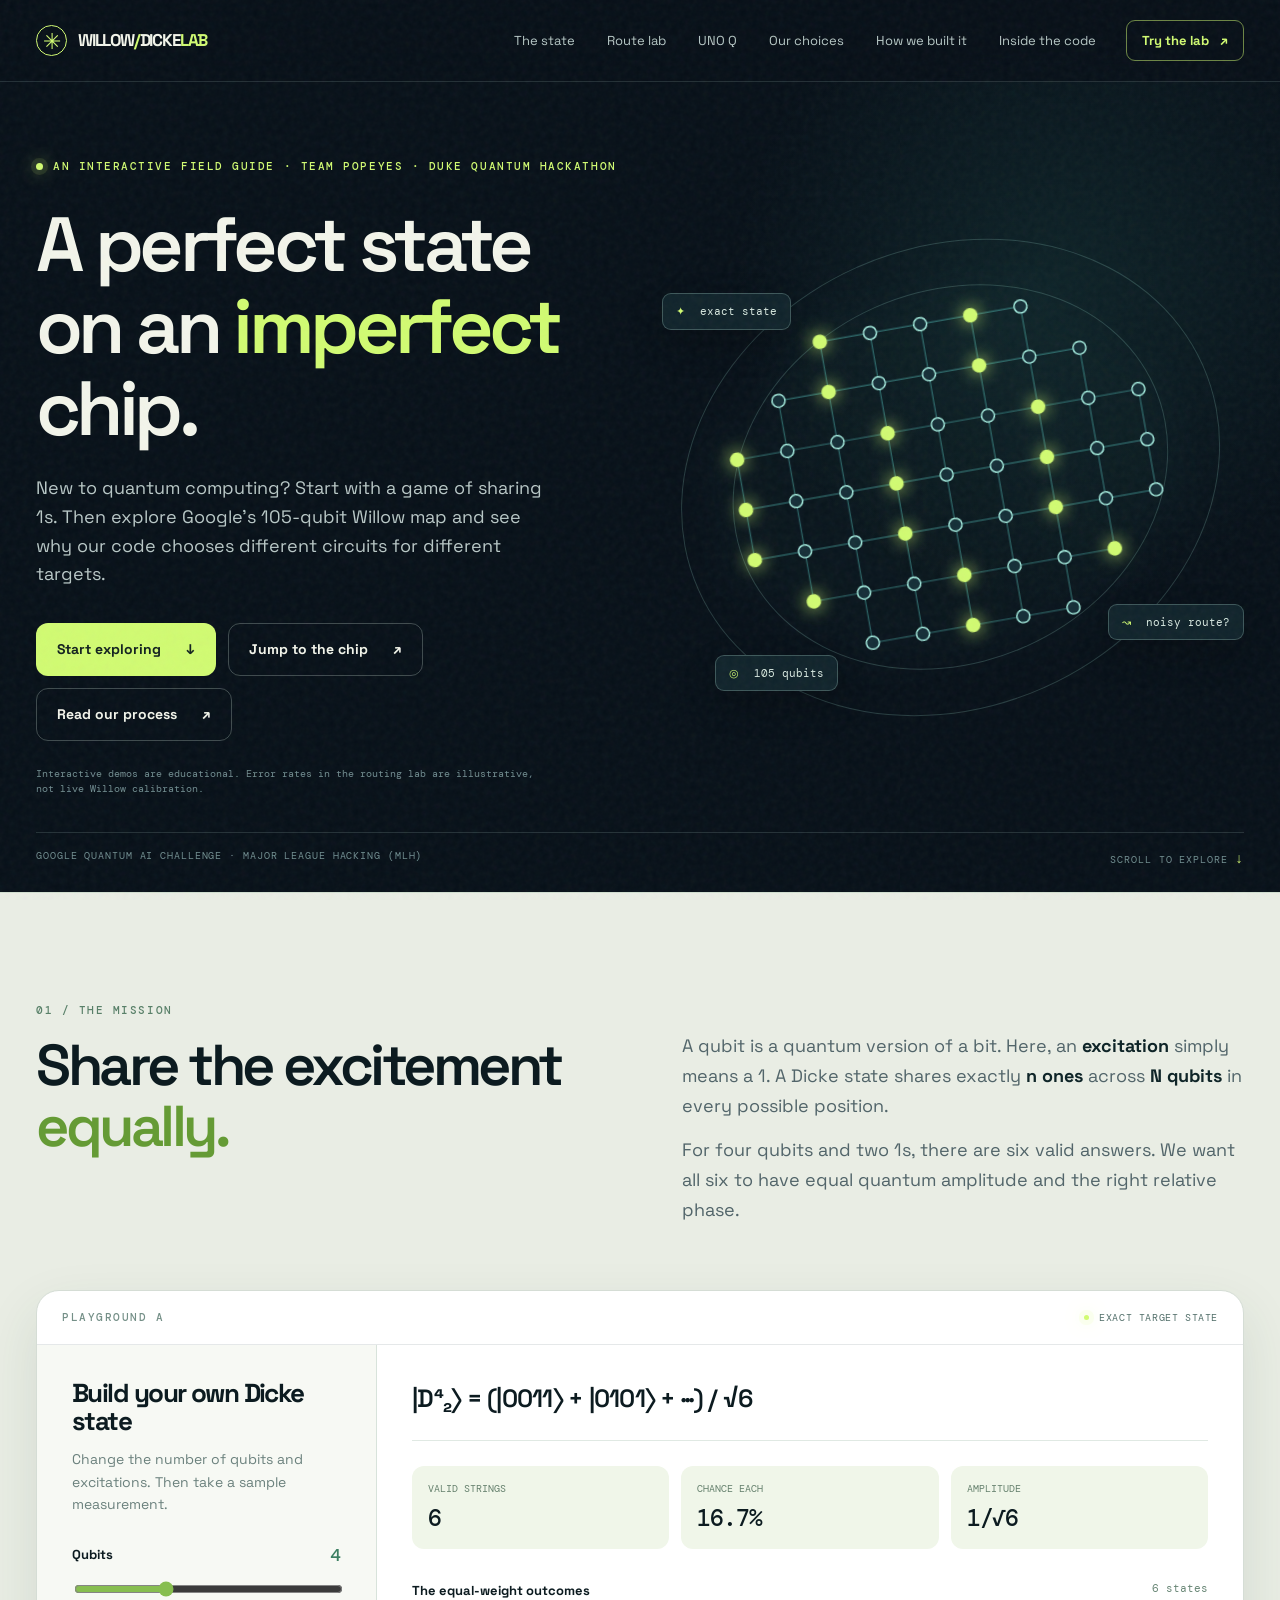
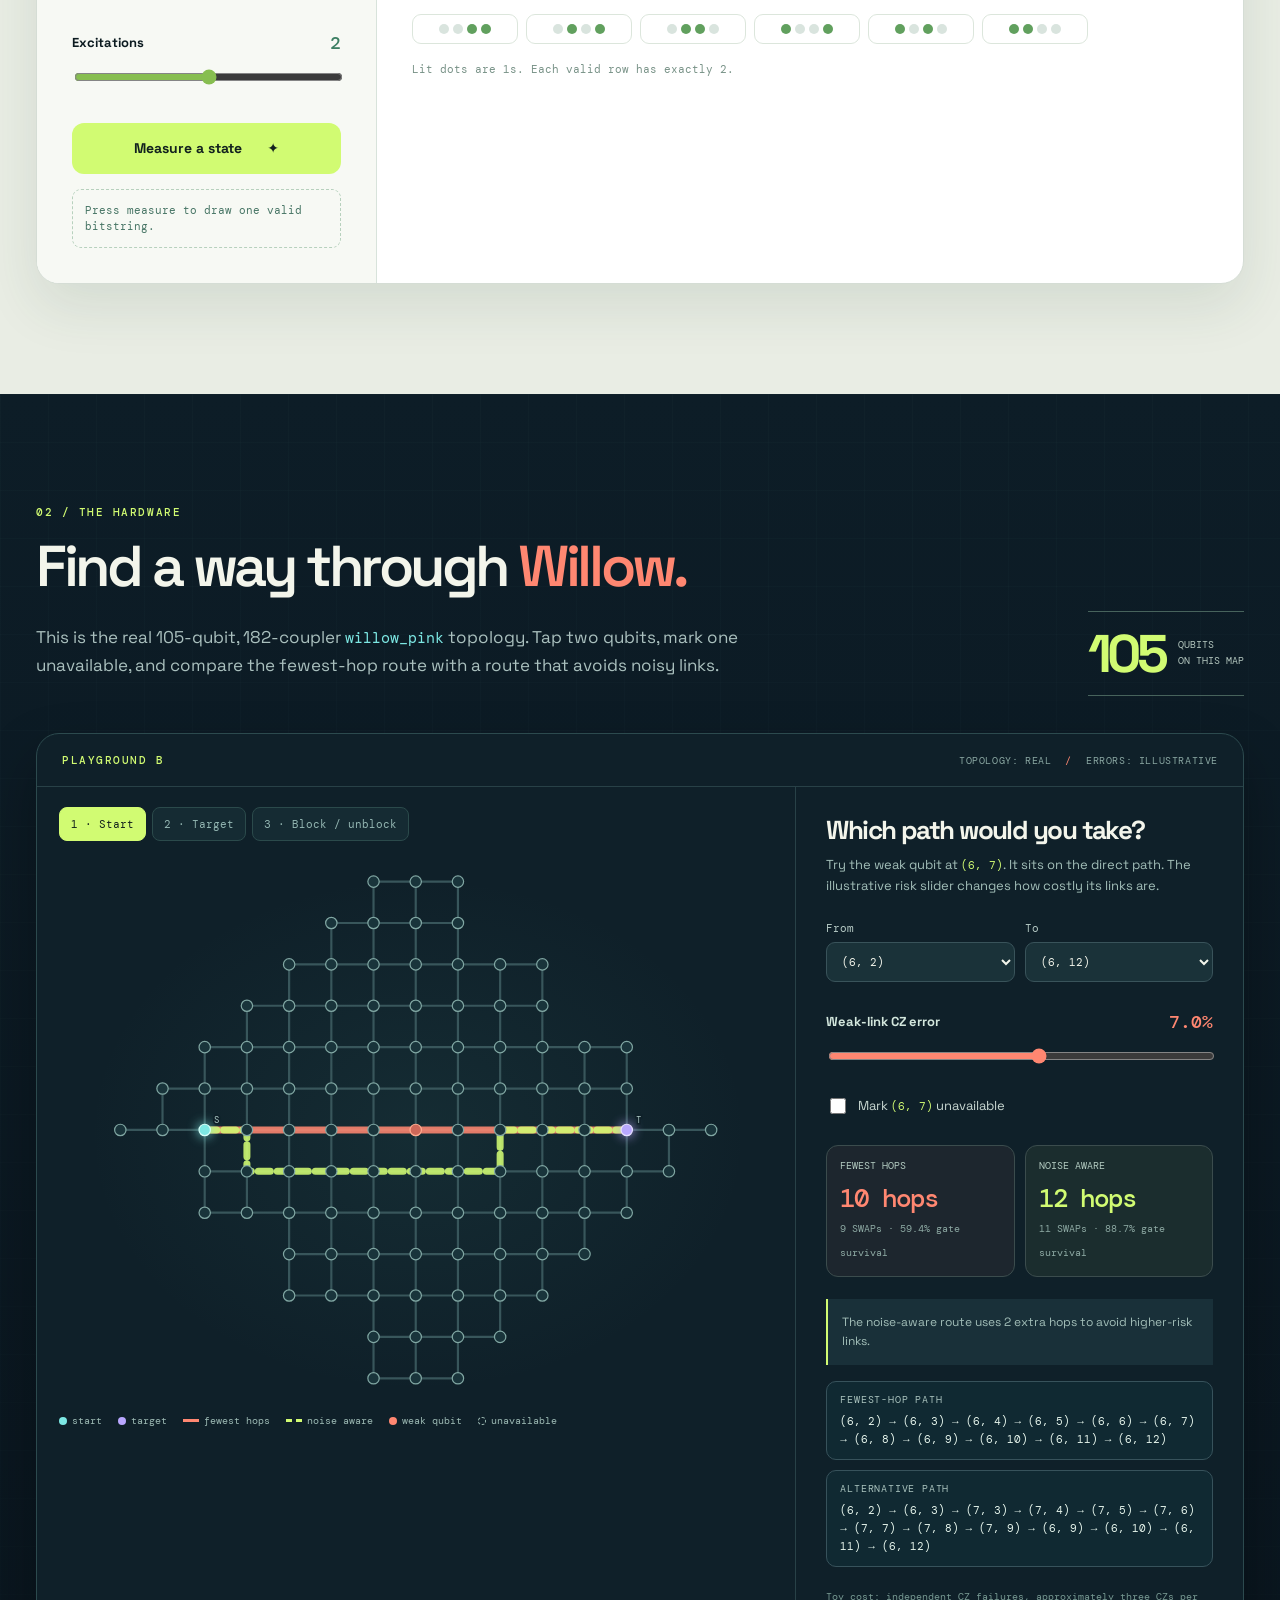
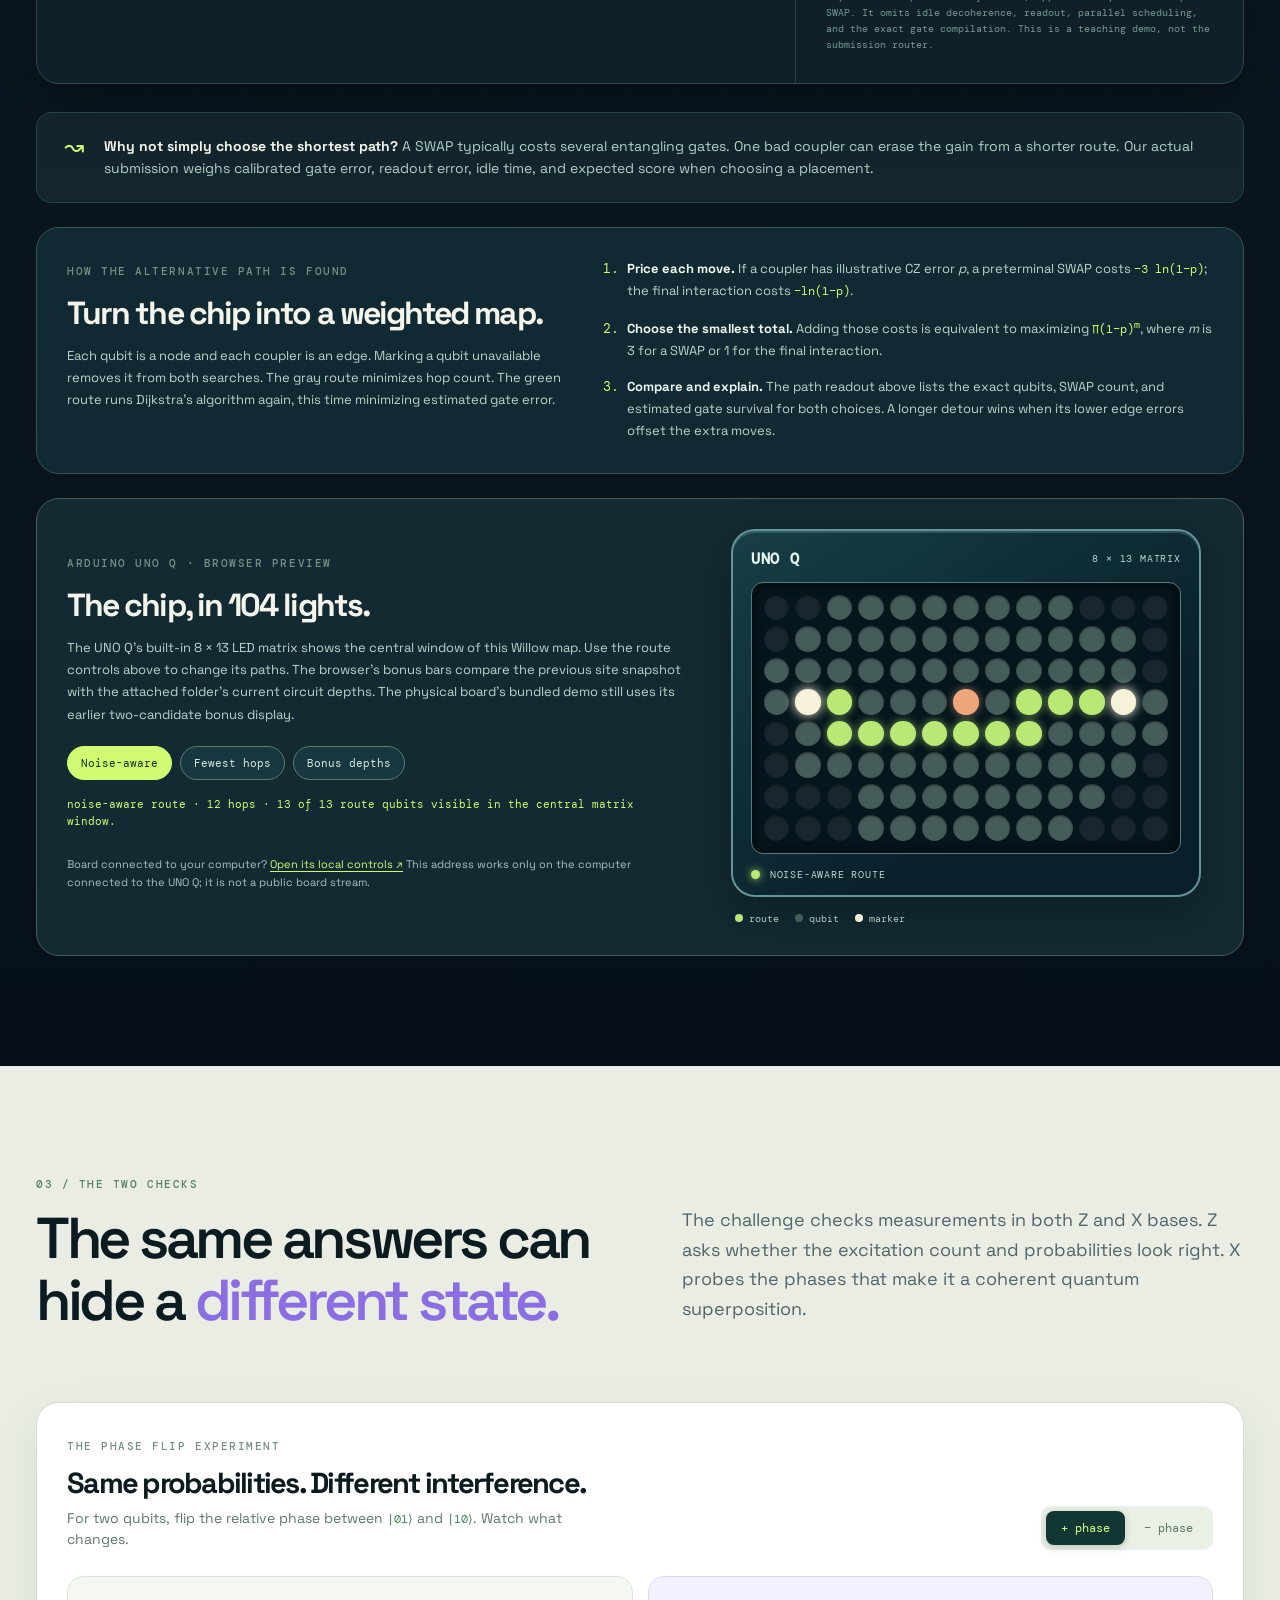
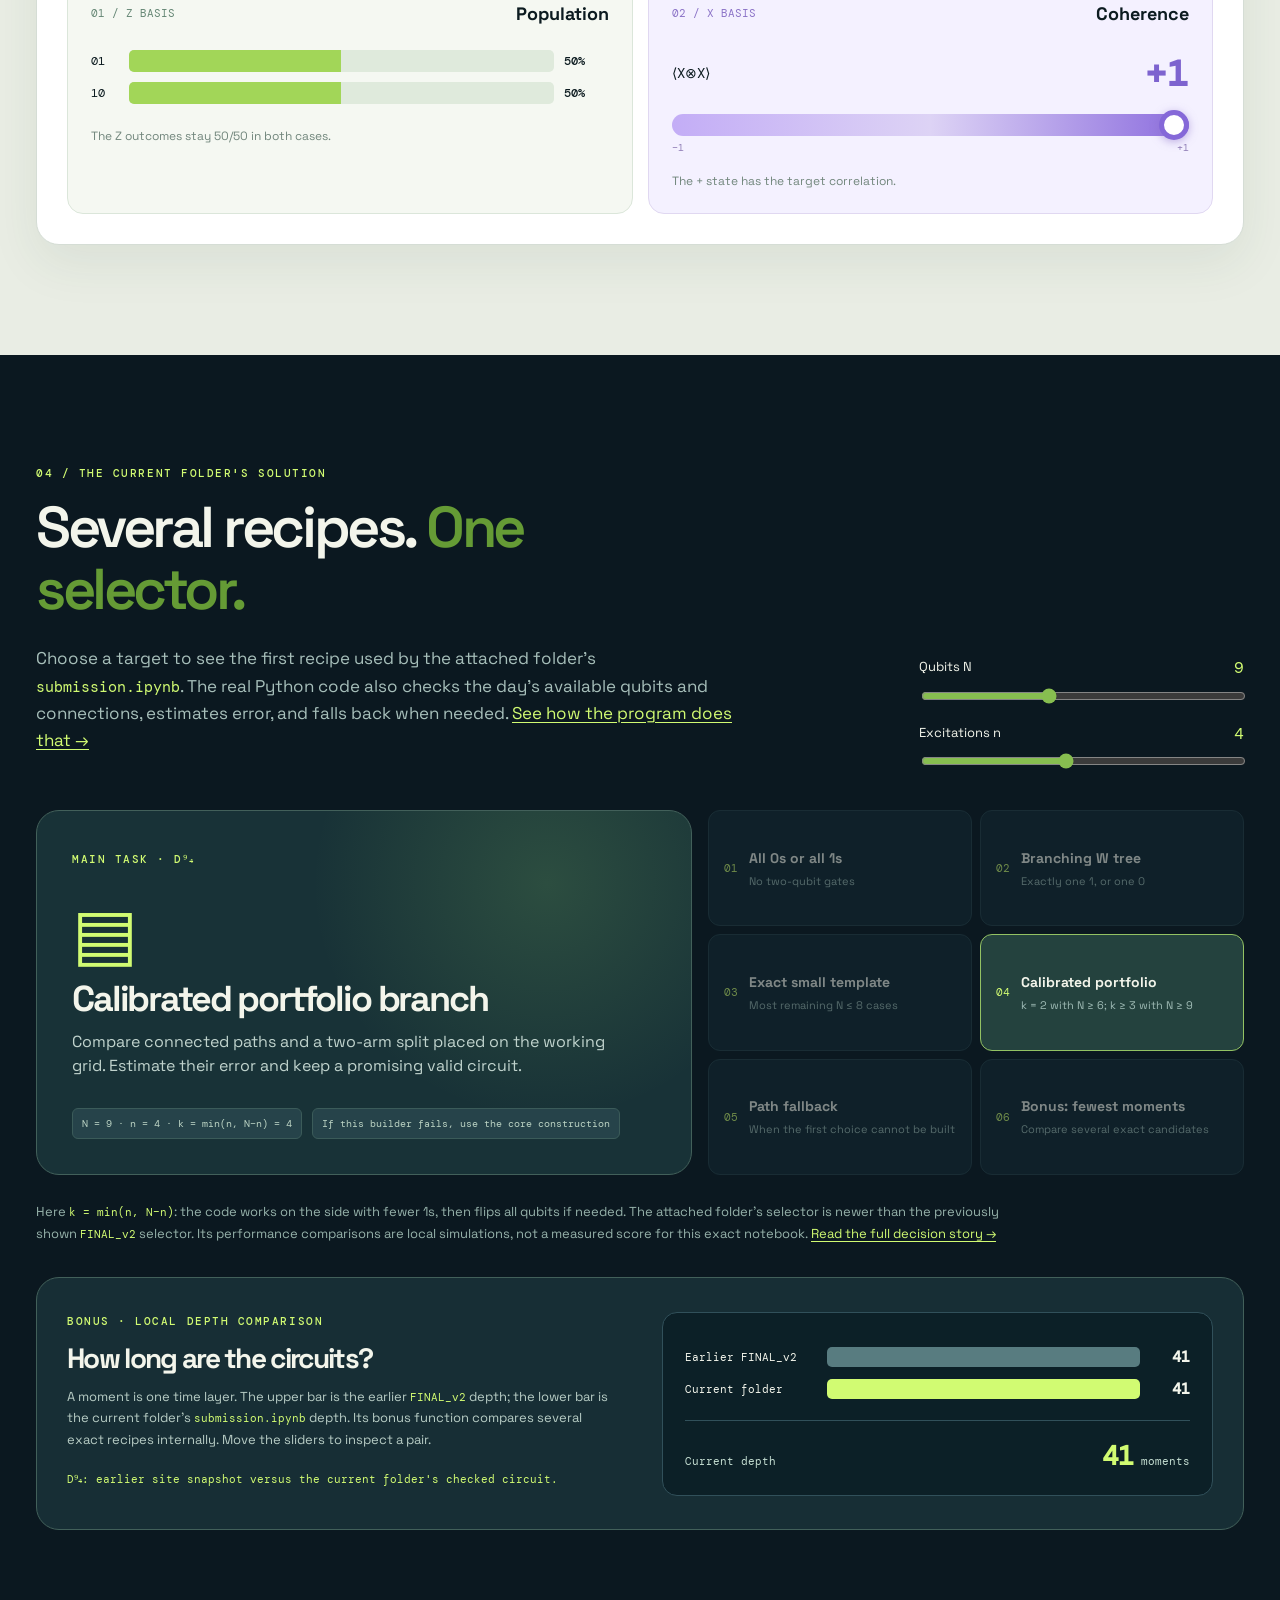
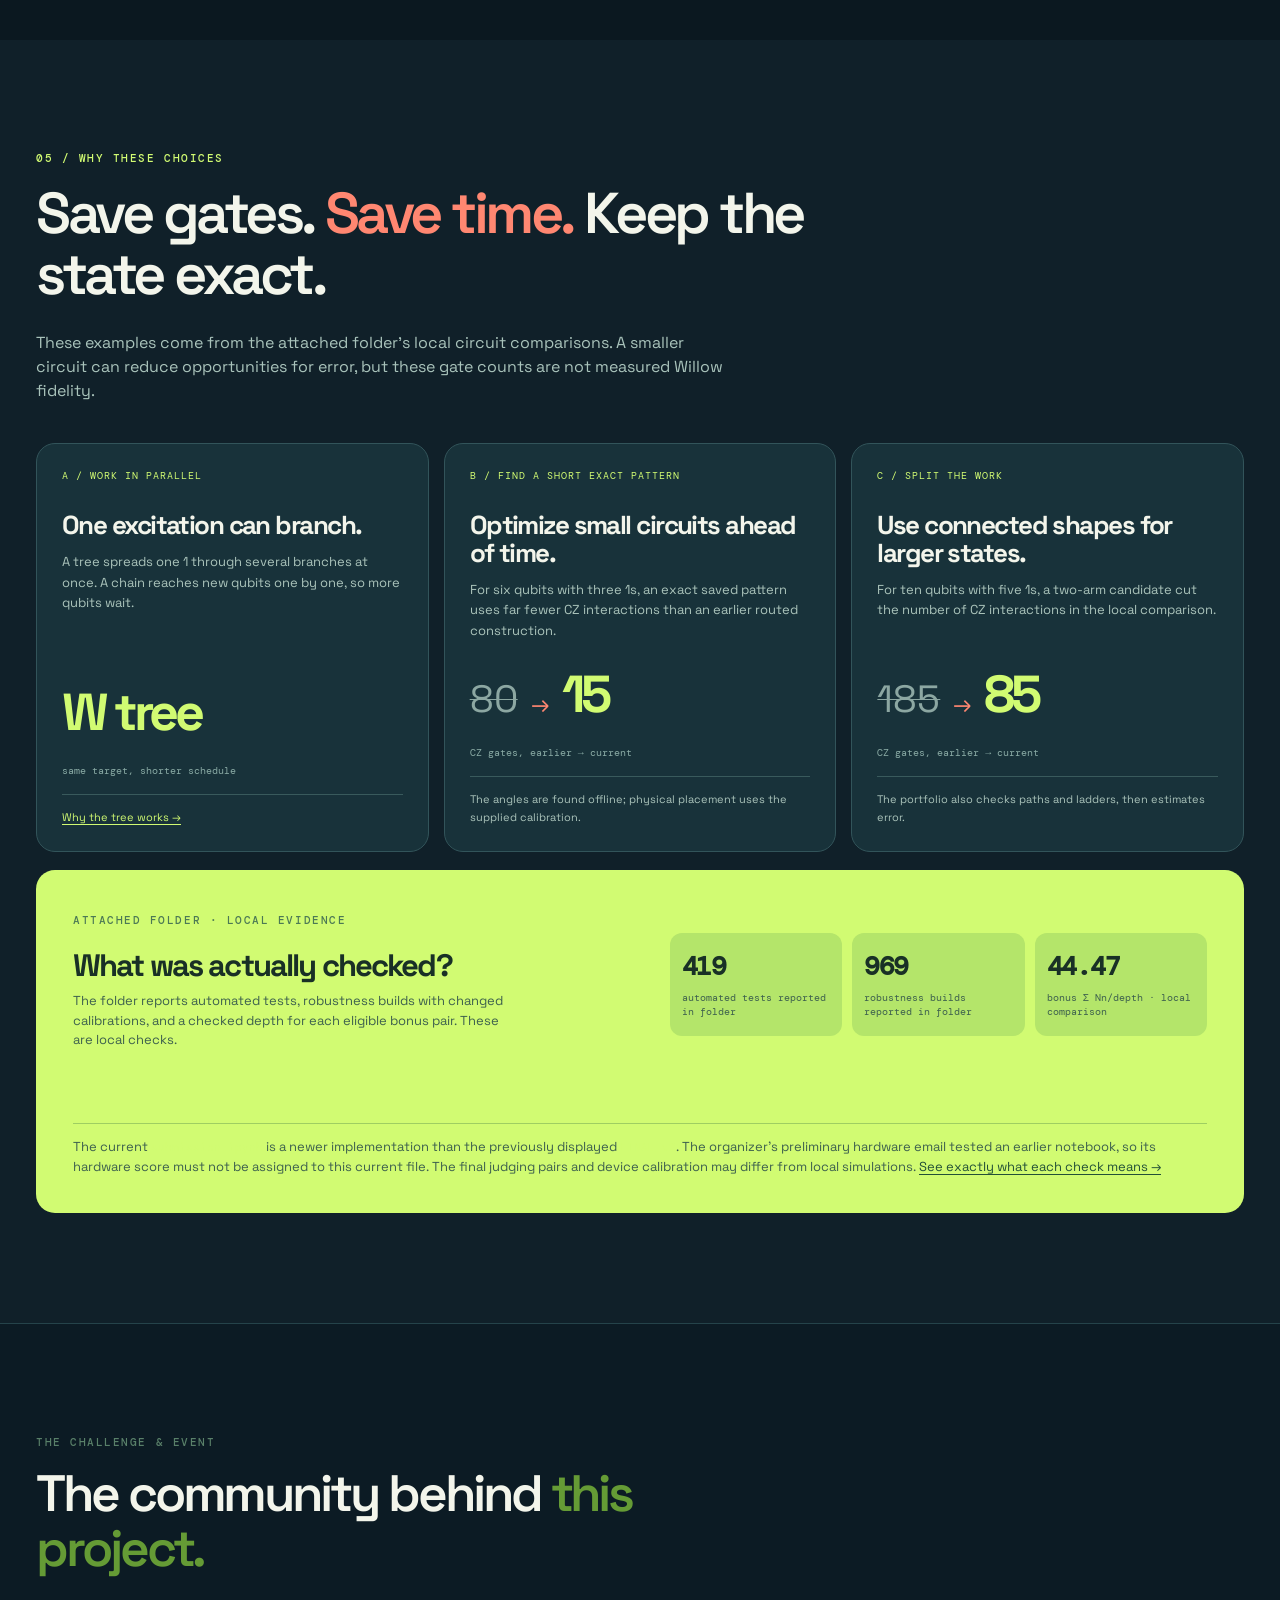
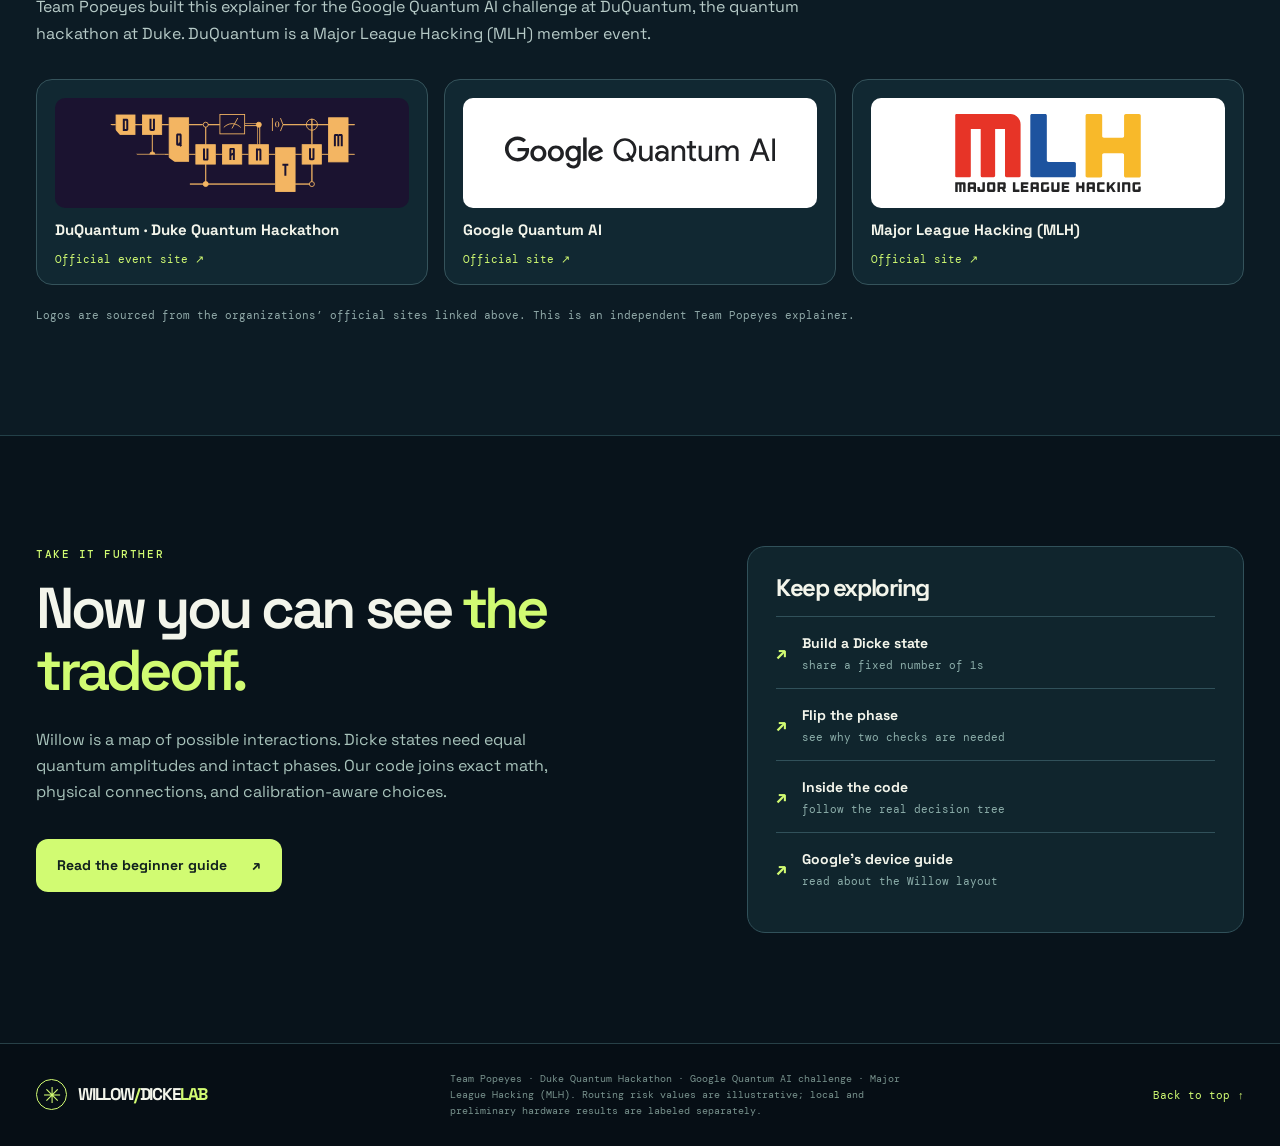
<file: index.html>
<!doctype html>
<html lang="en">
<head>
  <meta charset="utf-8">
  <meta name="viewport" content="width=device-width, initial-scale=1">
  <meta name="theme-color" content="#071018">
  <meta name="description" content="Explore Willow's 105-qubit layout, build Dicke states, and see why Team Popeyes chose different circuits for different cases.">
  <title>Willow Dicke Lab · Team Popeyes</title>
  <link rel="preconnect" href="https://fonts.googleapis.com">
  <link rel="preconnect" href="https://fonts.gstatic.com" crossorigin>
  <link href="https://fonts.googleapis.com/css2?family=DM+Mono:wght@400;500&family=Space+Grotesk:wght@400;500;600;700&display=swap" rel="stylesheet">
  <link rel="stylesheet" href="./styles.css?v=beginner1">
  <script src="./app.js?v=current-folder2" defer></script>
</head>
<body>
  <div class="grain" aria-hidden="true"></div>
  <header class="site-header">
    <a class="brand" href="#top" aria-label="Willow Dicke Lab home"><span class="brand-mark" aria-hidden="true">✳</span><span>WILLOW<span class="brand-light">/</span>DICKE<span class="brand-light">LAB</span></span></a>
    <nav aria-label="Main navigation">
      <a href="#state">The state</a><a href="#routing">Route lab</a><a href="#uno">UNO Q</a><a href="#decisions">Our choices</a><a href="./methodology.html">How we built it</a><a href="./implementation.html">Inside the code</a>
    </nav>
    <a class="header-cta" href="#routing">Try the lab <span aria-hidden="true">↗</span></a>
  </header>

  <main id="top">
    <section class="hero wrap" aria-labelledby="hero-title">
      <div class="hero-copy">
        <p class="eyebrow"><span class="live-dot"></span> An interactive field guide · Team Popeyes · Duke Quantum Hackathon</p>
        <h1 id="hero-title">A perfect state on an <em>imperfect</em> chip.</h1>
        <p class="hero-lead">New to quantum computing? Start with a game of sharing 1s. Then explore Google's 105-qubit Willow map and see why our code chooses different circuits for different targets.</p>
        <div class="hero-actions"><a class="button button-primary" href="#state">Start exploring <span aria-hidden="true">↓</span></a><a class="button button-ghost" href="#routing">Jump to the chip <span aria-hidden="true">↗</span></a><a class="button button-ghost" href="./methodology.html">Read our process <span aria-hidden="true">↗</span></a></div>
        <p class="hero-note">Interactive demos are educational. Error rates in the routing lab are illustrative, not live Willow calibration.</p>
      </div>
      <div class="hero-art" aria-hidden="true">
        <div class="hero-orbit orbit-one"></div><div class="hero-orbit orbit-two"></div>
        <div class="hero-mesh" id="hero-mesh"></div>
        <div class="hero-badge badge-a"><span class="badge-icon">✦</span> exact state</div>
        <div class="hero-badge badge-b"><span class="badge-icon">↝</span> noisy route?</div>
        <div class="hero-badge badge-c"><span class="badge-icon">◎</span> 105 qubits</div>
      </div>
      <div class="hero-bottom"><span>GOOGLE QUANTUM AI CHALLENGE · MAJOR LEAGUE HACKING (MLH)</span><span>SCROLL TO EXPLORE <b aria-hidden="true">↓</b></span></div>
    </section>

    <section class="mission-section section-pad" id="state" aria-labelledby="state-title">
      <div class="wrap two-col intro-grid">
        <div><p class="section-kicker">01 / THE MISSION</p><h2 id="state-title">Share the excitement <span class="accent-lime">equally.</span></h2></div>
        <div class="section-intro"><p>A qubit is a quantum version of a bit. Here, an <strong>excitation</strong> simply means a 1. A Dicke state shares exactly <strong>n ones</strong> across <strong>N qubits</strong> in every possible position.</p><p>For four qubits and two 1s, there are six valid answers. We want all six to have equal quantum amplitude and the right relative phase.</p></div>
      </div>
      <div class="wrap state-lab card-surface">
        <div class="lab-topline"><span class="mini-label">PLAYGROUND A</span><span class="lab-status"><span class="live-dot"></span> EXACT TARGET STATE</span></div>
        <div class="state-grid">
          <div class="state-controls">
            <h3>Build your own Dicke state</h3>
            <p>Change the number of qubits and excitations. Then take a sample measurement.</p>
            <label class="range-label" for="n-qubits">Qubits <strong id="n-value">4</strong></label>
            <input id="n-qubits" type="range" min="2" max="8" value="4">
            <label class="range-label" for="n-excitations">Excitations <strong id="k-value">2</strong></label>
            <input id="n-excitations" type="range" min="0" max="4" value="2">
            <button class="button button-primary measure-button" id="measure-button" type="button">Measure a state <span aria-hidden="true">✦</span></button>
            <div class="sample-result" aria-live="polite">Press measure to draw one valid bitstring.</div>
          </div>
          <div class="state-display">
            <div class="state-equation" id="state-equation">|D⁴₂⟩ = (|0011⟩ + |0101⟩ + ···) / √6</div>
            <div class="state-stats"><div><small>VALID STRINGS</small><strong id="valid-count">6</strong></div><div><small>CHANCE EACH</small><strong id="each-prob">16.7%</strong></div><div><small>AMPLITUDE</small><strong id="amplitude">1/√6</strong></div></div>
            <div class="bitstring-heading"><span>The equal-weight outcomes</span><span id="bitstring-count-label">6 states</span></div>
            <div class="bitstring-grid" id="bitstring-grid" aria-live="polite"></div>
            <p class="micro-copy" id="bitstring-note">Lit dots are 1s. Each valid row has exactly two.</p>
          </div>
        </div>
      </div>
    </section>

    <section class="route-section section-pad" id="routing" aria-labelledby="route-title">
      <div class="wrap"><p class="section-kicker">02 / THE HARDWARE</p><div class="route-heading"><div><h2 id="route-title">Find a way through <span class="accent-coral">Willow.</span></h2><p>This is the real 105-qubit, 182-coupler <code>willow_pink</code> topology. Tap two qubits, mark one unavailable, and compare the fewest-hop route with a route that avoids noisy links.</p></div><div class="chip-count"><strong>105</strong><span>QUBITS<br>ON THIS MAP</span></div></div></div>
      <div class="wrap route-lab card-surface">
        <div class="lab-topline"><span class="mini-label">PLAYGROUND B</span><span class="lab-status">TOPOLOGY: REAL <span class="separator">/</span> ERRORS: ILLUSTRATIVE</span></div>
        <div class="route-layout">
          <div class="map-column">
            <div class="map-toolbar" role="group" aria-label="Map click mode">
              <button class="map-mode active" type="button" data-mode="start">1 · Start</button>
              <button class="map-mode" type="button" data-mode="end">2 · Target</button>
              <button class="map-mode" type="button" data-mode="block">3 · Block / unblock</button>
            </div>
            <div class="map-wrap"><svg id="topology-map" viewBox="0 0 800 690" role="img" aria-label="Interactive Willow qubit connection graph"></svg><div id="map-loading">Loading topology…</div></div>
            <div class="map-legend"><span><i class="dot start-dot"></i> start</span><span><i class="dot end-dot"></i> target</span><span><i class="line hops-line"></i> fewest hops</span><span><i class="line weighted-line"></i> noise aware</span><span><i class="dot weak-dot"></i> weak qubit</span><span><i class="dot blocked-dot"></i> unavailable</span></div>
          </div>
          <div class="route-controls">
            <h3>Which path would you take?</h3>
            <p class="control-help">Try the weak qubit at <code>(6, 7)</code>. It sits on the direct path. The illustrative risk slider changes how costly its links are.</p>
            <div class="endpoint-fields"><label>From<select id="start-select" aria-label="Start qubit"></select></label><label>To<select id="end-select" aria-label="Target qubit"></select></label></div>
            <label class="range-label" for="weak-error">Weak-link CZ error <strong id="weak-error-label">7.0%</strong></label>
            <input id="weak-error" type="range" min="1" max="12" value="7" step="0.5">
            <label class="checkbox-row"><input id="block-weak" type="checkbox"><span>Mark <code>(6, 7)</code> unavailable</span></label>
            <div class="route-comparison"><div class="route-result hops"><span>FEWEST HOPS</span><strong id="hops-count">—</strong><small id="hops-risk">—</small></div><div class="route-result weighted"><span>NOISE AWARE</span><strong id="weighted-count">—</strong><small id="weighted-risk">—</small></div></div>
            <p id="route-explanation" class="route-explanation" aria-live="polite">Choose two qubits to compare routes.</p>
            <div class="route-paths" aria-live="polite"><div><span>FEWEST-HOP PATH</span><code id="hops-path">—</code></div><div><span>ALTERNATIVE PATH</span><code id="weighted-path">—</code></div></div>
            <p class="micro-copy route-caveat">Toy cost: independent CZ failures, approximately three CZs per SWAP. It omits idle decoherence, readout, parallel scheduling, and the exact gate compilation. This is a teaching demo, not the submission router.</p>
          </div>
        </div>
      </div>
      <div class="wrap callout"><div class="callout-icon">↝</div><p><strong>Why not simply choose the shortest path?</strong> A SWAP typically costs several entangling gates. One bad coupler can erase the gain from a shorter route. Our actual submission weighs calibrated gate error, readout error, idle time, and expected score when choosing a placement.</p></div>
      <div class="wrap route-method card-surface" aria-labelledby="route-method-title">
        <div><span class="mini-label">HOW THE ALTERNATIVE PATH IS FOUND</span><h3 id="route-method-title">Turn the chip into a weighted map.</h3><p>Each qubit is a node and each coupler is an edge. Marking a qubit unavailable removes it from both searches. The gray route minimizes hop count. The green route runs Dijkstra’s algorithm again, this time minimizing estimated gate error.</p></div>
        <ol><li><strong>Price each move.</strong> If a coupler has illustrative CZ error <em>p</em>, a preterminal SWAP costs <code>−3 ln(1−p)</code>; the final interaction costs <code>−ln(1−p)</code>.</li><li><strong>Choose the smallest total.</strong> Adding those costs is equivalent to maximizing <code>∏(1−p)<sup>m</sup></code>, where <em>m</em> is 3 for a SWAP or 1 for the final interaction.</li><li><strong>Compare and explain.</strong> The path readout above lists the exact qubits, SWAP count, and estimated gate survival for both choices. A longer detour wins when its lower edge errors offset the extra moves.</li></ol>
      </div>
      <div class="wrap uno-panel card-surface" id="uno" aria-labelledby="uno-title">
        <div class="uno-copy"><span class="mini-label">ARDUINO UNO Q · BROWSER PREVIEW</span><h3 id="uno-title">The chip, in 104 lights.</h3><p>The UNO Q’s built-in 8 × 13 LED matrix shows the central window of this Willow map. Use the route controls above to change its paths. The browser's bonus bars compare the previous site snapshot with the attached folder's current circuit depths. The physical board's bundled demo still uses its earlier two-candidate bonus display.</p><div class="uno-switch" role="group" aria-label="Matrix preview mode"><button class="uno-mode active" data-uno-mode="aware" type="button">Noise-aware</button><button class="uno-mode" data-uno-mode="direct" type="button">Fewest hops</button><button class="uno-mode" data-uno-mode="bonus" type="button">Bonus depths</button></div><p id="uno-caption" class="uno-caption" aria-live="polite">Loading matrix preview…</p><p class="uno-local-note">Board connected to your computer? <a href="http://127.0.0.1:7000/" target="_blank" rel="noopener noreferrer">Open its local controls ↗</a> This address works only on the computer connected to the UNO Q; it is not a public board stream.</p></div>
        <div class="uno-display"><div class="uno-bezel"><div class="uno-bezel-top"><span>UNO Q</span><span>8 × 13 MATRIX</span></div><div id="uno-matrix" class="uno-matrix" role="img" aria-label="Interactive browser preview of the Arduino UNO Q LED matrix"></div><div class="uno-bezel-bottom"><span id="uno-indicator" class="uno-indicator"></span><span id="uno-display-label">ERROR-AWARE ROUTE</span></div></div><div class="uno-key"><span><i class="uno-key-route"></i> route</span><span><i class="uno-key-node"></i> qubit</span><span><i class="uno-key-marker"></i> marker</span></div></div>
      </div>
    </section>

    <section class="coherence-section section-pad" id="checks" aria-labelledby="checks-title">
      <div class="wrap two-col intro-grid"><div><p class="section-kicker">03 / THE TWO CHECKS</p><h2 id="checks-title">The same answers can hide a <span class="accent-violet">different state.</span></h2></div><div class="section-intro"><p>The challenge checks measurements in both Z and X bases. Z asks whether the excitation count and probabilities look right. X probes the phases that make it a coherent quantum superposition.</p></div></div>
      <div class="wrap coherence-card card-surface"><div class="coherence-controls"><div><span class="mini-label">THE PHASE FLIP EXPERIMENT</span><h3>Same probabilities. Different interference.</h3><p>For two qubits, flip the relative phase between <code>|01⟩</code> and <code>|10⟩</code>. Watch what changes.</p></div><div class="phase-switch" role="group" aria-label="Relative phase"><button class="phase-option active" data-phase="plus" type="button">+ phase</button><button class="phase-option" data-phase="minus" type="button">− phase</button></div></div><div class="coherence-views"><div class="basis-card"><div class="basis-title"><span>01 / Z BASIS</span><strong>Population</strong></div><div class="bar-row"><span>01</span><div class="bar-track"><i style="width:50%"></i></div><b>50%</b></div><div class="bar-row"><span>10</span><div class="bar-track"><i style="width:50%"></i></div><b>50%</b></div><p id="z-observation">The Z outcomes stay 50/50 in both cases.</p></div><div class="basis-card x-basis"><div class="basis-title"><span>02 / X BASIS</span><strong>Coherence</strong></div><div class="interference"><span>⟨X⊗X⟩</span><strong id="xx-value">+1</strong></div><div class="interference-meter"><div id="interference-indicator"></div></div><p id="x-observation">The + state has the target correlation.</p></div></div></div>
    </section>

    <section class="decision-section section-pad" id="decisions" aria-labelledby="decision-title">
      <div class="wrap">
        <p class="section-kicker">04 / THE CURRENT FOLDER'S SOLUTION</p>
        <div class="decision-intro">
          <div><h2 id="decision-title">Several recipes. <span class="accent-lime">One selector.</span></h2><p>Choose a target to see the first recipe used by the attached folder's <code>submission.ipynb</code>. The real Python code also checks the day's available qubits and connections, estimates error, and falls back when needed. <a href="./implementation.html">See how the program does that →</a></p></div>
          <div class="decision-controls">
            <label for="decision-n">Qubits N <strong id="decision-n-label">9</strong><input id="decision-n" type="range" min="2" max="20" value="9"></label>
            <label for="decision-k">Excitations n <strong id="decision-k-label">4</strong><input id="decision-k" type="range" min="0" max="9" value="4"></label>
          </div>
        </div>
        <div class="decision-grid">
          <div class="selected-strategy card-surface">
            <span class="mini-label">MAIN TASK · <span id="decision-case">D⁹₄</span></span>
            <div class="strategy-symbol" id="strategy-symbol">▤</div>
            <h3 id="strategy-name">Calibrated portfolio branch</h3>
            <p id="strategy-description">Build several connected shapes, estimate their errors, and keep a promising valid circuit.</p>
            <div class="strategy-meta"><span id="strategy-detail">N = 9 · n = 4</span><span id="strategy-reason">If this builder fails, use the core construction</span></div>
          </div>
          <div class="strategy-menu" id="strategy-menu">
            <div data-strategy="small"><span>01</span><div><b>All 0s or all 1s</b><small>No two-qubit gates</small></div></div>
            <div data-strategy="tree"><span>02</span><div><b>Branching W tree</b><small>Exactly one 1, or one 0</small></div></div>
            <div data-strategy="synth"><span>03</span><div><b>Exact small template</b><small>Most remaining N ≤ 8 cases</small></div></div>
            <div data-strategy="portfolio"><span>04</span><div><b>Calibrated portfolio</b><small>k = 2 with N ≥ 6; k ≥ 3 with N ≥ 9</small></div></div>
            <div data-strategy="fallback"><span>05</span><div><b>Path fallback</b><small>When the first choice cannot be built</small></div></div>
            <div data-strategy="bonus"><span>06</span><div><b>Bonus: fewest moments</b><small>Compare several exact candidates</small></div></div>
          </div>
        </div>
        <p class="method-note">Here <code>k = min(n, N−n)</code>: the code works on the side with fewer 1s, then flips all qubits if needed. The attached folder's selector is newer than the previously shown <code>FINAL_v2</code> selector. Its performance comparisons are local simulations, not a measured score for this exact notebook. <a href="./methodology.html#construction">Read the full decision story →</a></p>
        <div class="bonus-lab card-surface" aria-live="polite">
          <div><span class="mini-label">BONUS · LOCAL DEPTH COMPARISON</span><h3>How long are the circuits?</h3><p>A moment is one time layer. The upper bar is the earlier <code>FINAL_v2</code> depth; the lower bar is the current folder's <code>submission.ipynb</code> depth. Its bonus function compares several exact recipes internally. Move the sliders to inspect a pair.</p><p id="bonus-eligibility" class="bonus-eligibility">Loading checked depths…</p></div>
          <div class="bonus-depth-visual">
            <div class="bonus-depth-row"><span>Earlier FINAL_v2</span><div class="bonus-track"><i id="bonus-a-bar"></i></div><strong id="bonus-a-depth">—</strong></div>
            <div class="bonus-depth-row"><span>Current folder</span><div class="bonus-track"><i id="bonus-b-bar"></i></div><strong id="bonus-b-depth">—</strong></div>
            <div class="bonus-selected">Current depth <strong id="bonus-selected-depth">—</strong><span>moments</span></div>
          </div>
        </div>
      </div>
    </section>

    <section class="evidence-section section-pad" id="evidence" aria-labelledby="evidence-title">
      <div class="wrap">
        <p class="section-kicker">05 / WHY THESE CHOICES</p>
        <h2 id="evidence-title">Save gates. <span class="accent-coral">Save time.</span> Keep the state exact.</h2>
        <p class="evidence-lead">These examples come from the attached folder's local circuit comparisons. A smaller circuit can reduce opportunities for error, but these gate counts are not measured Willow fidelity.</p>
        <div class="evidence-grid">
          <article class="evidence-card"><span class="evidence-index">A / WORK IN PARALLEL</span><h3>One excitation can branch.</h3><p>A tree spreads one 1 through several branches at once. A chain reaches new qubits one by one, so more qubits wait.</p><div class="evidence-number"><strong>W tree</strong><small>same target, shorter schedule</small></div><p class="evidence-foot"><a href="./methodology.html#construction">Why the tree works →</a></p></article>
          <article class="evidence-card"><span class="evidence-index">B / FIND A SHORT EXACT PATTERN</span><h3>Optimize small circuits ahead of time.</h3><p>For six qubits with three 1s, an exact saved pattern uses far fewer CZ interactions than an earlier routed construction.</p><div class="evidence-number"><span>80</span><i>→</i><strong>15</strong><small>CZ gates, earlier → current</small></div><p class="evidence-foot">The angles are found offline; physical placement uses the supplied calibration.</p></article>
          <article class="evidence-card"><span class="evidence-index">C / SPLIT THE WORK</span><h3>Use connected shapes for larger states.</h3><p>For ten qubits with five 1s, a two-arm candidate cut the number of CZ interactions in the local comparison.</p><div class="evidence-number"><span>185</span><i>→</i><strong>85</strong><small>CZ gates, earlier → current</small></div><p class="evidence-foot">The portfolio also checks paths and ladders, then estimates error.</p></article>
        </div>
        <div class="score-panel">
          <div><span class="mini-label">ATTACHED FOLDER · LOCAL EVIDENCE</span><h3>What was actually checked?</h3><p>The folder reports automated tests, robustness builds with changed calibrations, and a checked depth for each eligible bonus pair. These are local checks.</p></div>
          <div class="validation-stats"><div><strong>419</strong><span>automated tests reported in folder</span></div><div><strong>969</strong><span>robustness builds reported in folder</span></div><div><strong>44.47</strong><span>bonus Σ Nn/depth · local comparison</span></div></div>
          <p class="validation-caveat">The current <code>submission.ipynb</code> is a newer implementation than the previously displayed <code>FINAL_v2</code>. The organizer's preliminary hardware email tested an earlier notebook, so its hardware score must not be assigned to this current file. The final judging pairs and device calibration may differ from local simulations. <a href="./implementation.html#checks">See exactly what each check means →</a></p>
        </div>
      </div>
    </section>

    <section class="credits-section section-pad" id="credits" aria-labelledby="credits-title">
      <div class="wrap">
        <p class="section-kicker">THE CHALLENGE &amp; EVENT</p>
        <h2 id="credits-title">The community behind <span class="accent-lime">this project.</span></h2>
        <p class="credits-intro">Team Popeyes built this explainer for the Google Quantum AI challenge at DuQuantum, the quantum hackathon at Duke. DuQuantum is a Major League Hacking (MLH) member event.</p>
        <div class="credits-grid">
          <a class="credit-card" href="https://duquantum.org/" target="_blank" rel="noopener noreferrer"><span class="credit-logo credit-logo-duquantum"><img src="./assets/duquantum-wordmark.svg" alt="DuQuantum logo" loading="lazy"></span><strong>DuQuantum · Duke Quantum Hackathon</strong><span>Official event site ↗</span></a>
          <a class="credit-card" href="https://quantumai.google/" target="_blank" rel="noopener noreferrer"><span class="credit-logo"><img src="./assets/google-quantum-ai.svg" alt="Google Quantum AI logo" loading="lazy"></span><strong>Google Quantum AI</strong><span>Official site ↗</span></a>
          <a class="credit-card" href="https://mlh.io/" target="_blank" rel="noopener noreferrer"><span class="credit-logo"><img src="./assets/mlh-logo.svg" alt="Major League Hacking logo" loading="lazy"></span><strong>Major League Hacking (MLH)</strong><span>Official site ↗</span></a>
        </div>
        <p class="credits-note">Logos are sourced from the organizations’ official sites linked above. This is an independent Team Popeyes explainer.</p>
      </div>
    </section>

    <section class="closing-section section-pad"><div class="wrap closing-grid"><div><p class="section-kicker">TAKE IT FURTHER</p><h2>Now you can see <em>the tradeoff.</em></h2><p>Willow is a map of possible interactions. Dicke states need equal quantum amplitudes and intact phases. Our code joins exact math, physical connections, and calibration-aware choices.</p><a href="./methodology.html" class="button button-primary">Read the beginner guide <span aria-hidden="true">↗</span></a></div><div class="resources"><h3>Keep exploring</h3><a href="#state"><span>↗</span><span>Build a Dicke state<small>share a fixed number of 1s</small></span></a><a href="#checks"><span>↗</span><span>Flip the phase<small>see why two checks are needed</small></span></a><a href="./implementation.html"><span>↗</span><span>Inside the code<small>follow the real decision tree</small></span></a><a href="https://quantumai.google/cirq/google/devices" target="_blank" rel="noopener"><span>↗</span><span>Google's device guide<small>read about the Willow layout</small></span></a></div></div></section>
  </main>
  <footer><div class="wrap footer-grid"><a class="brand" href="#top"><span class="brand-mark" aria-hidden="true">✳</span><span>WILLOW<span class="brand-light">/</span>DICKE<span class="brand-light">LAB</span></span></a><p>Team Popeyes · Duke Quantum Hackathon · Google Quantum AI challenge · Major League Hacking (MLH). Routing risk values are illustrative; local and preliminary hardware results are labeled separately.</p><a href="#top">Back to top ↑</a></div></footer>
</body>
</html>
</file>
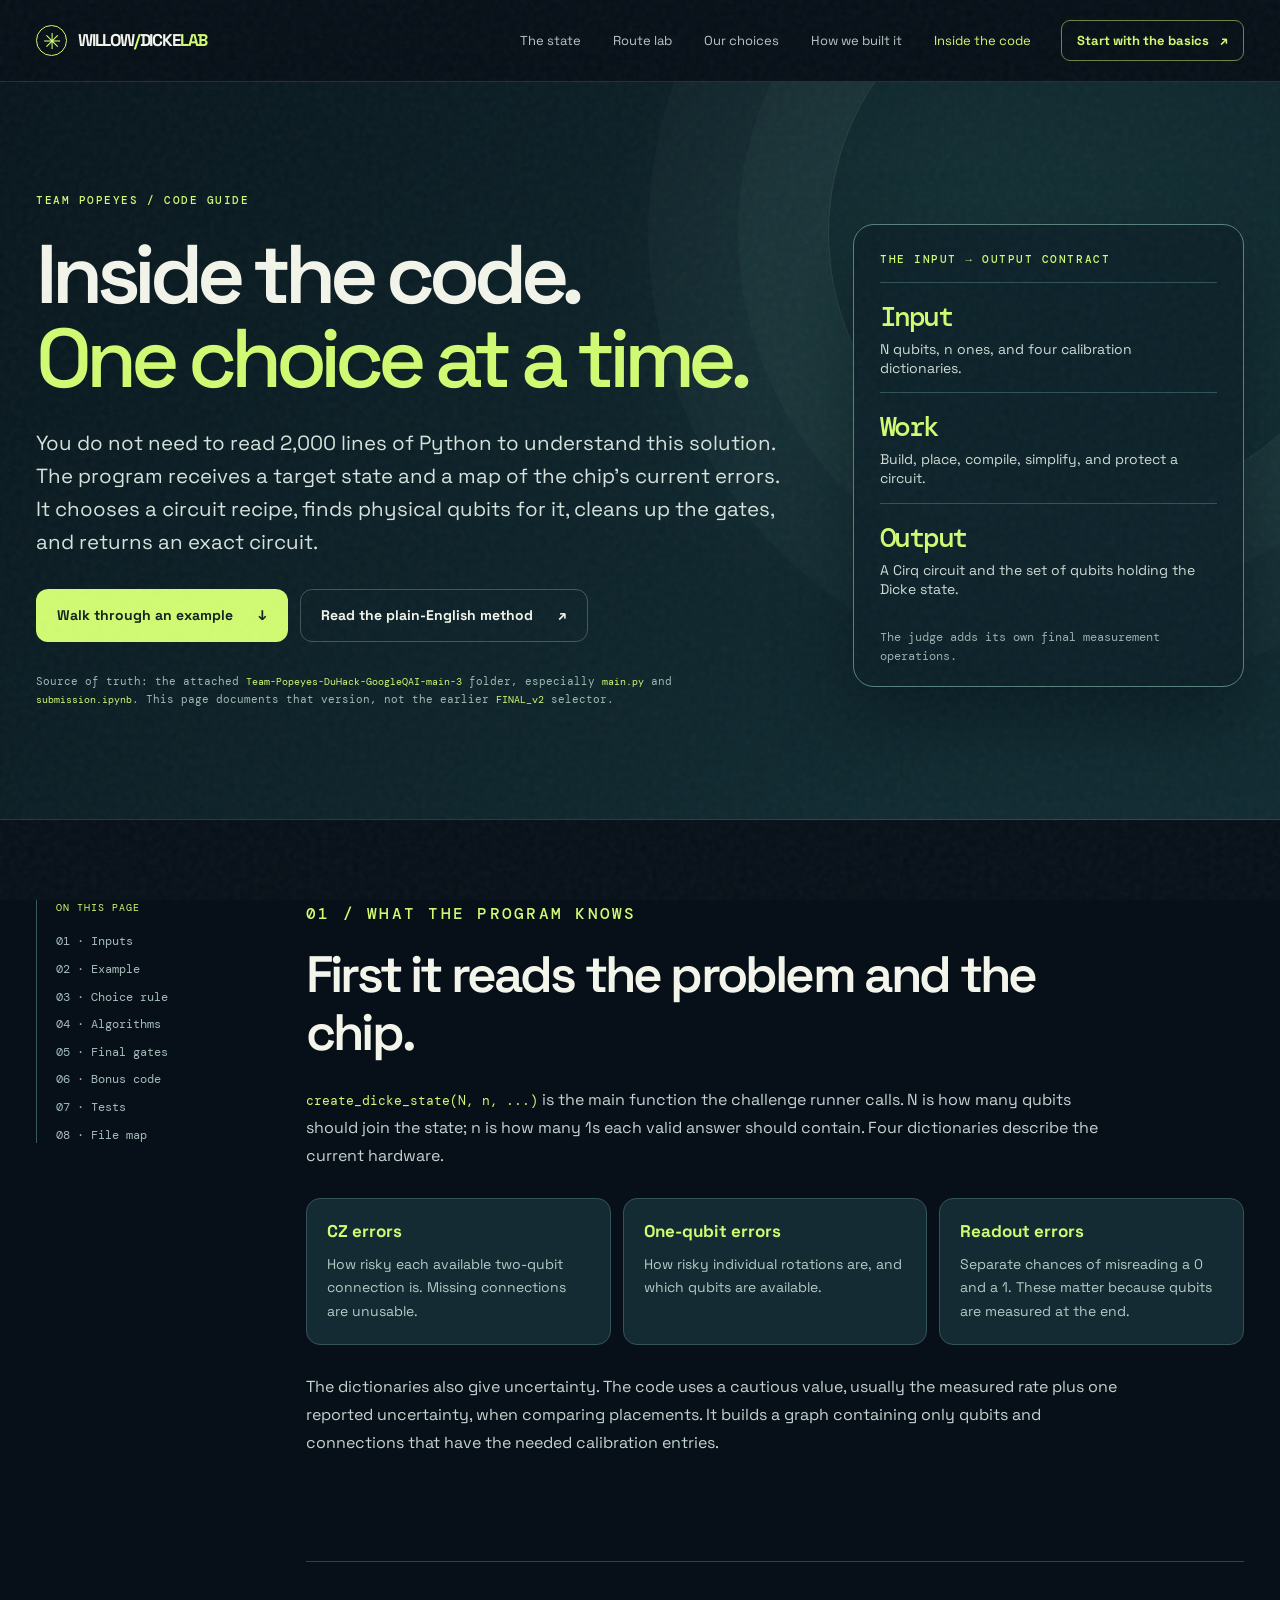
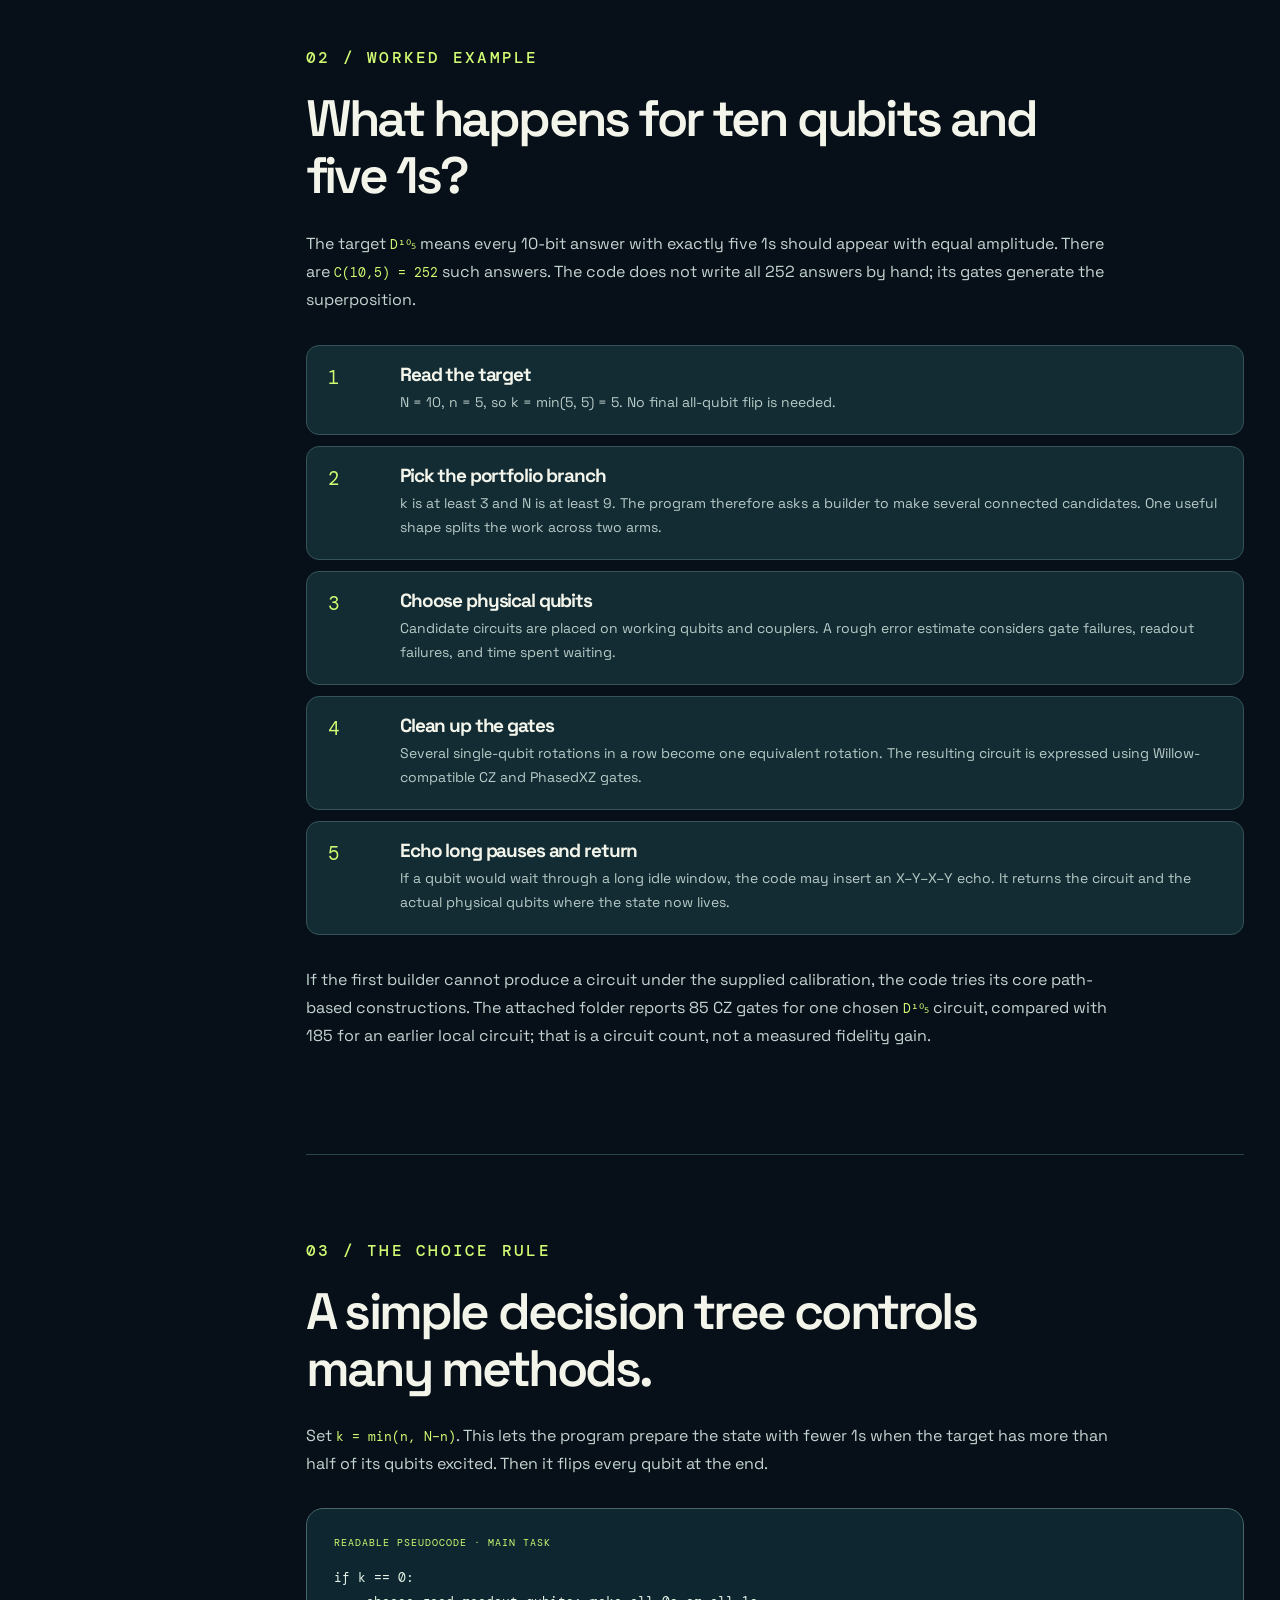
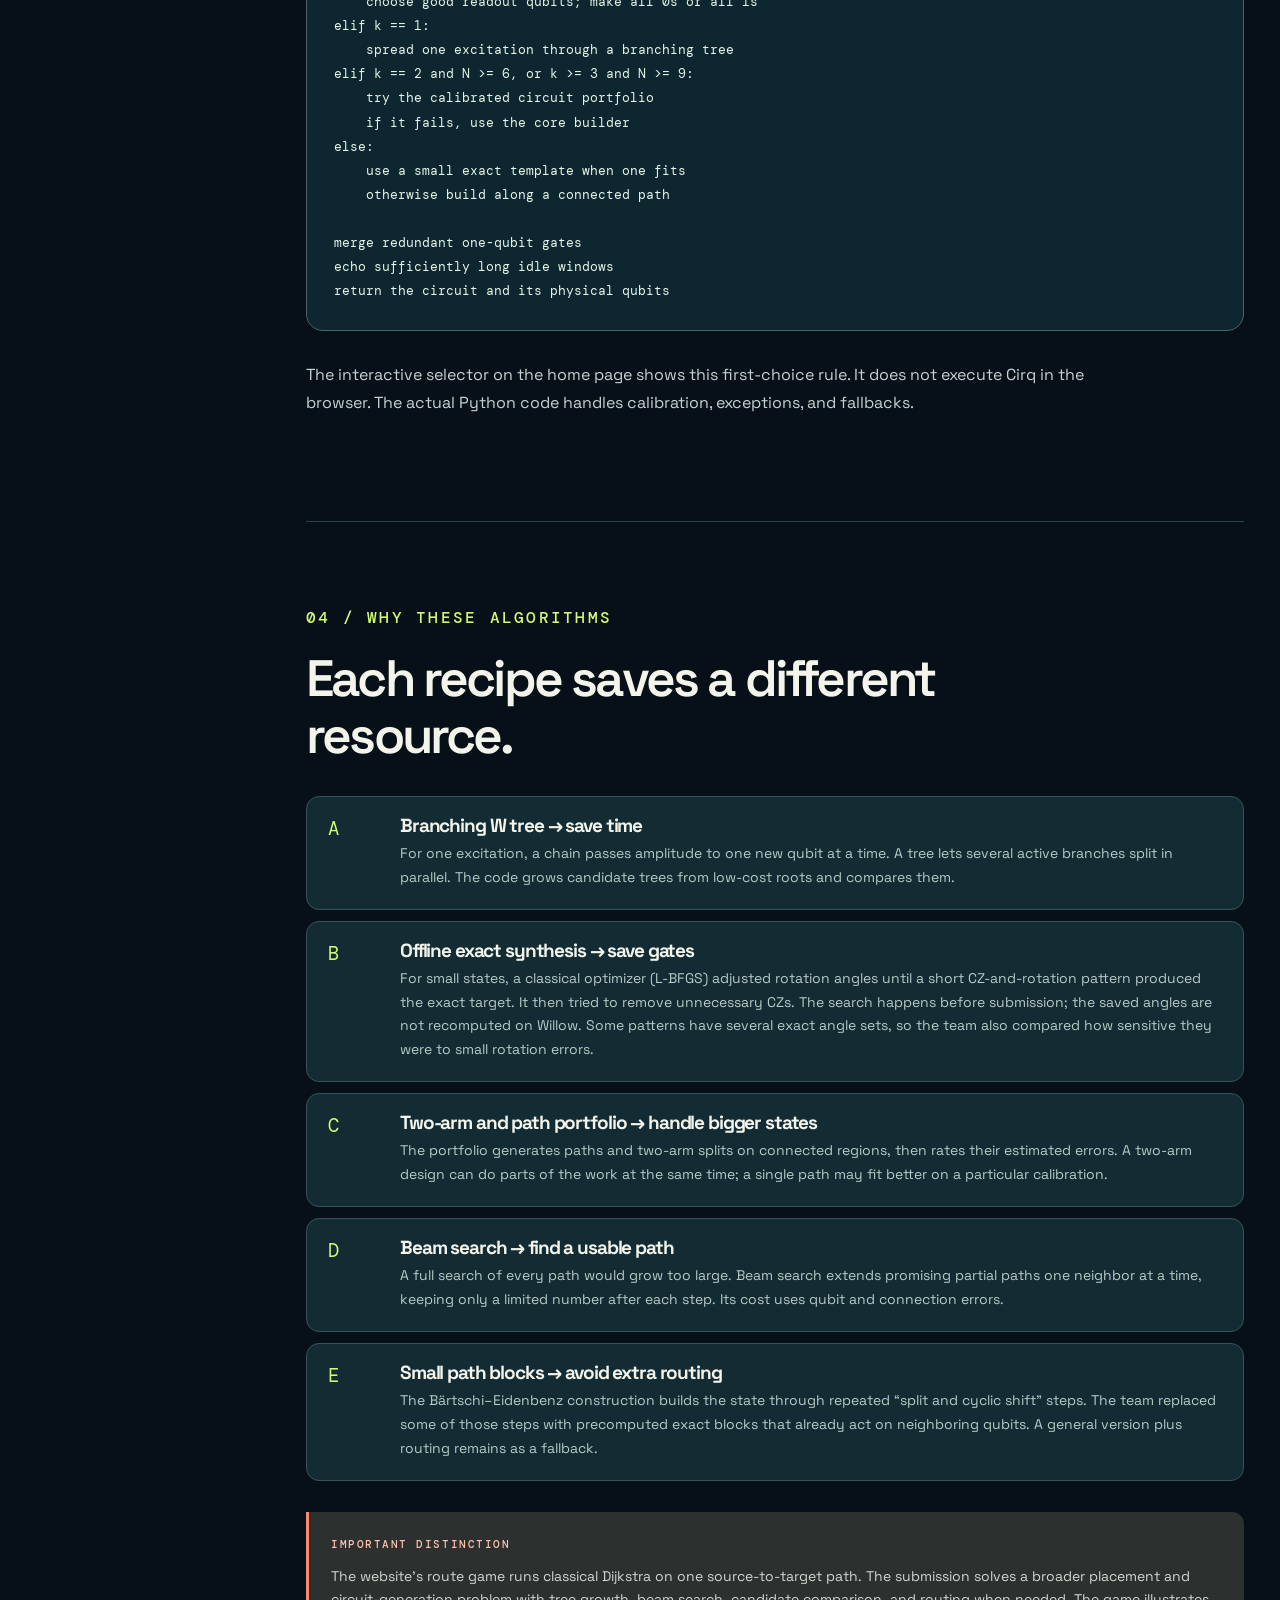
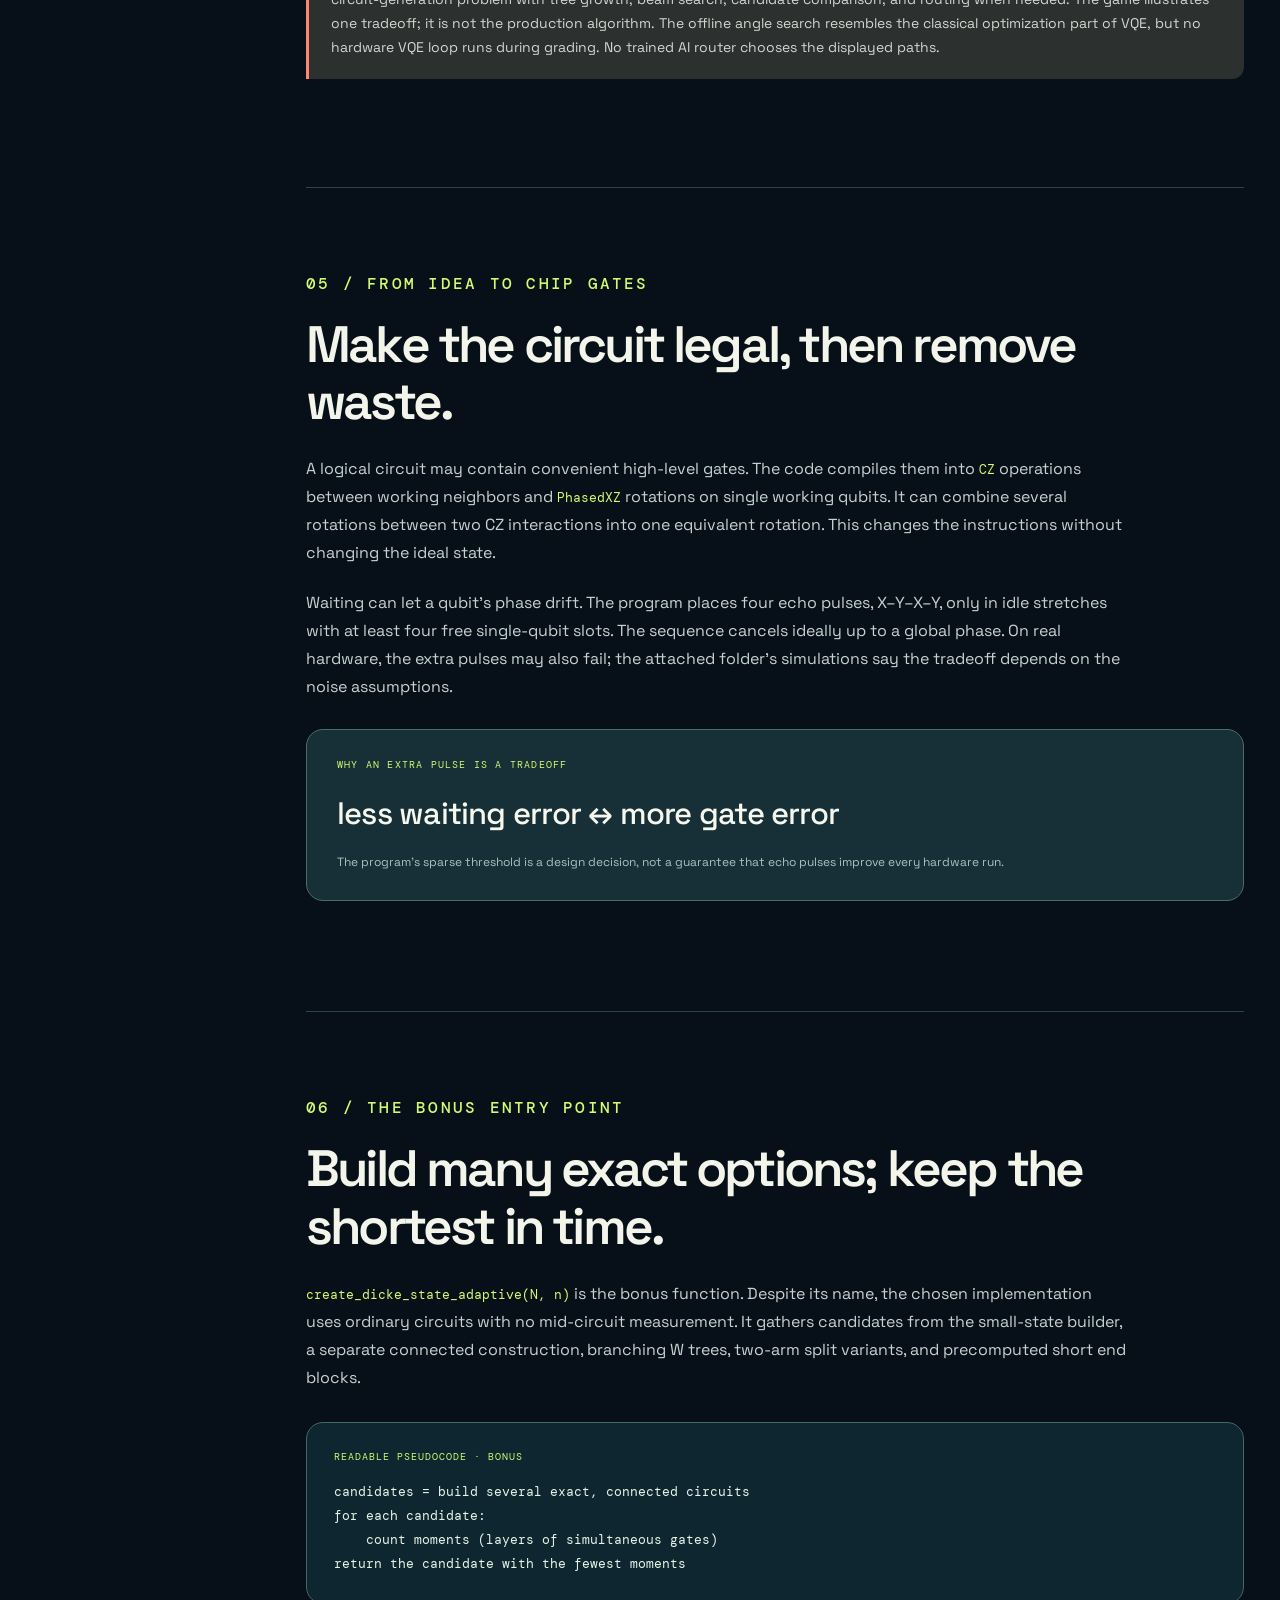
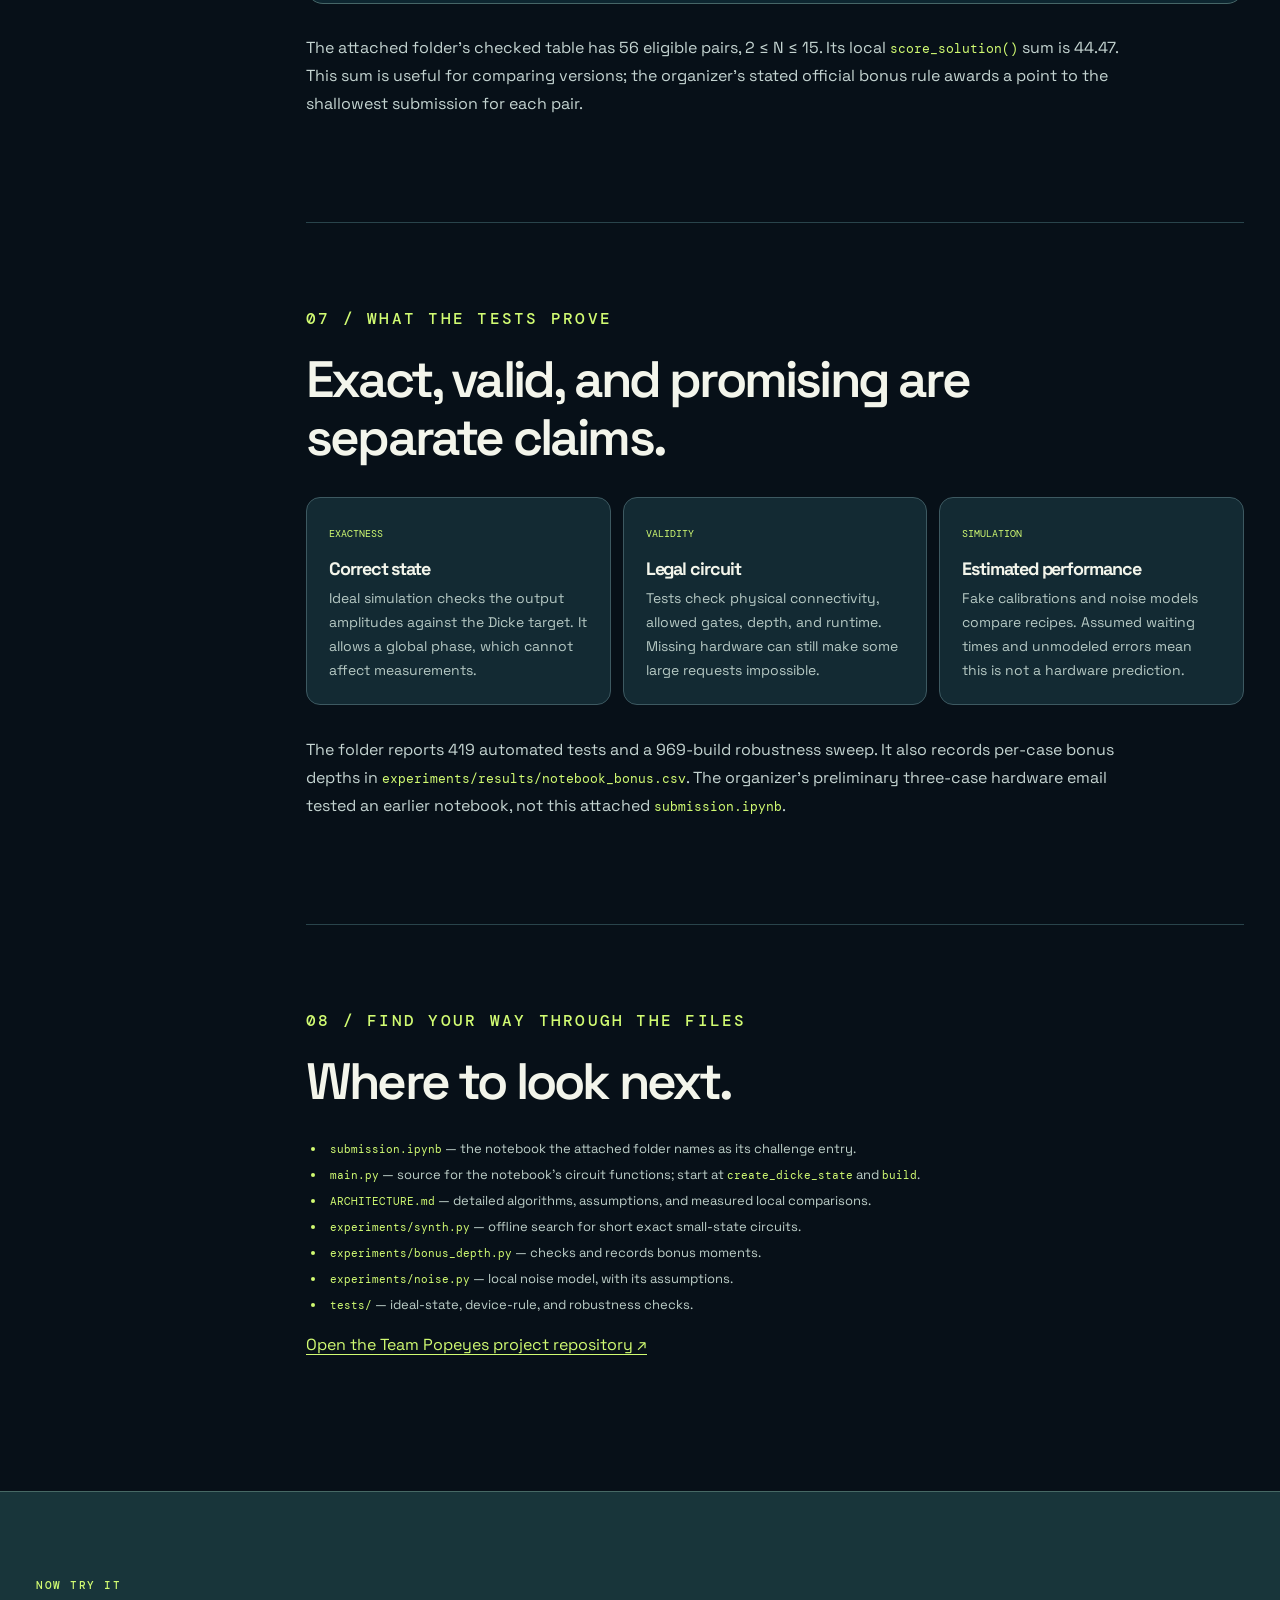
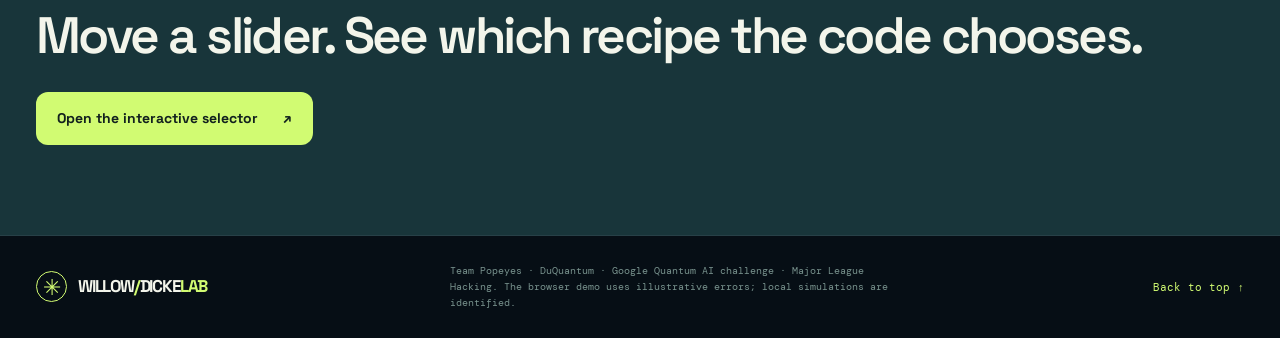
<file: implementation.html>
<!doctype html>
<html lang="en">
<head>
  <meta charset="utf-8">
  <meta name="viewport" content="width=device-width, initial-scale=1">
  <meta name="theme-color" content="#071018">
  <meta name="description" content="A beginner-friendly walk through Team Popeyes' current quantum circuit implementation, from inputs to exactness tests.">
  <title>Inside the code · Willow Dicke Lab</title>
  <link rel="preconnect" href="https://fonts.googleapis.com">
  <link rel="preconnect" href="https://fonts.gstatic.com" crossorigin>
  <link href="https://fonts.googleapis.com/css2?family=DM+Mono:wght@400;500&family=Space+Grotesk:wght@400;500;600;700&display=swap" rel="stylesheet">
  <link rel="stylesheet" href="./styles.css?v=beginner1">
  <link rel="stylesheet" href="./methodology.css?v=beginner2">
</head>
<body>
  <div class="grain" aria-hidden="true"></div>
  <header class="site-header">
    <a class="brand" href="./index.html#top" aria-label="Willow Dicke Lab home"><span class="brand-mark" aria-hidden="true">✳</span><span>WILLOW<span class="brand-light">/</span>DICKE<span class="brand-light">LAB</span></span></a>
    <nav aria-label="Main navigation"><a href="./index.html#state">The state</a><a href="./index.html#routing">Route lab</a><a href="./index.html#decisions">Our choices</a><a href="./methodology.html">How we built it</a><a class="story-active" href="./implementation.html" aria-current="page">Inside the code</a></nav>
    <a class="header-cta" href="./methodology.html">Start with the basics <span aria-hidden="true">↗</span></a>
  </header>
  <main>
    <section class="story-hero" id="top">
      <div class="wrap story-hero-grid">
        <div>
          <p class="section-kicker">TEAM POPEYES / CODE GUIDE</p>
          <h1>Inside the code.<br><em>One choice at a time.</em></h1>
          <p class="story-lead">You do not need to read 2,000 lines of Python to understand this solution. The program receives a target state and a map of the chip's current errors. It chooses a circuit recipe, finds physical qubits for it, cleans up the gates, and returns an exact circuit.</p>
          <div class="story-actions"><a class="button button-primary" href="#walkthrough">Walk through an example <span aria-hidden="true">↓</span></a><a class="button button-ghost" href="./methodology.html">Read the plain-English method <span aria-hidden="true">↗</span></a></div>
          <p class="story-honesty">Source of truth: the attached <code>Team-Popeyes-DuHack-GoogleQAI-main-3</code> folder, especially <code>main.py</code> and <code>submission.ipynb</code>. This page documents that version, not the earlier <code>FINAL_v2</code> selector.</p>
        </div>
        <aside class="story-hero-card"><span class="mini-label">THE INPUT → OUTPUT CONTRACT</span><div><strong>Input</strong><span>N qubits, n ones, and four calibration dictionaries.</span></div><div><strong>Work</strong><span>Build, place, compile, simplify, and protect a circuit.</span></div><div><strong>Output</strong><span>A Cirq circuit and the set of qubits holding the Dicke state.</span></div><p>The judge adds its own final measurement operations.</p></aside>
      </div>
    </section>
    <div class="wrap story-layout">
      <nav class="story-toc" aria-label="Page sections"><span>ON THIS PAGE</span><a href="#inputs">01 · Inputs</a><a href="#walkthrough">02 · Example</a><a href="#selector">03 · Choice rule</a><a href="#algorithms">04 · Algorithms</a><a href="#cleanup">05 · Final gates</a><a href="#bonus-code">06 · Bonus code</a><a href="#checks">07 · Tests</a><a href="#file-map">08 · File map</a></nav>
      <div class="story-content">
        <section class="story-section" id="inputs">
          <p class="section-kicker">01 / WHAT THE PROGRAM KNOWS</p>
          <h2>First it reads the problem and the chip.</h2>
          <p><code>create_dicke_state(N, n, ...)</code> is the main function the challenge runner calls. N is how many qubits should join the state; n is how many 1s each valid answer should contain. Four dictionaries describe the current hardware.</p>
          <div class="story-facts"><div><strong>CZ errors</strong><p>How risky each available two-qubit connection is. Missing connections are unusable.</p></div><div><strong>One-qubit errors</strong><p>How risky individual rotations are, and which qubits are available.</p></div><div><strong>Readout errors</strong><p>Separate chances of misreading a 0 and a 1. These matter because qubits are measured at the end.</p></div></div>
          <p>The dictionaries also give uncertainty. The code uses a cautious value, usually the measured rate plus one reported uncertainty, when comparing placements. It builds a graph containing only qubits and connections that have the needed calibration entries.</p>
        </section>
        <section class="story-section" id="walkthrough">
          <p class="section-kicker">02 / WORKED EXAMPLE</p>
          <h2>What happens for ten qubits and five 1s?</h2>
          <p>The target <code>D¹⁰₅</code> means every 10-bit answer with exactly five 1s should appear with equal amplitude. There are <code>C(10,5) = 252</code> such answers. The code does not write all 252 answers by hand; its gates generate the superposition.</p>
          <div class="story-steps">
            <div><b>1</b><div><h3>Read the target</h3><p>N = 10, n = 5, so k = min(5, 5) = 5. No final all-qubit flip is needed.</p></div></div>
            <div><b>2</b><div><h3>Pick the portfolio branch</h3><p>k is at least 3 and N is at least 9. The program therefore asks a builder to make several connected candidates. One useful shape splits the work across two arms.</p></div></div>
            <div><b>3</b><div><h3>Choose physical qubits</h3><p>Candidate circuits are placed on working qubits and couplers. A rough error estimate considers gate failures, readout failures, and time spent waiting.</p></div></div>
            <div><b>4</b><div><h3>Clean up the gates</h3><p>Several single-qubit rotations in a row become one equivalent rotation. The resulting circuit is expressed using Willow-compatible CZ and PhasedXZ gates.</p></div></div>
            <div><b>5</b><div><h3>Echo long pauses and return</h3><p>If a qubit would wait through a long idle window, the code may insert an X–Y–X–Y echo. It returns the circuit and the actual physical qubits where the state now lives.</p></div></div>
          </div>
          <p>If the first builder cannot produce a circuit under the supplied calibration, the code tries its core path-based constructions. The attached folder reports 85 CZ gates for one chosen <code>D¹⁰₅</code> circuit, compared with 185 for an earlier local circuit; that is a circuit count, not a measured fidelity gain.</p>
        </section>
        <section class="story-section" id="selector">
          <p class="section-kicker">03 / THE CHOICE RULE</p>
          <h2>A simple decision tree controls many methods.</h2>
          <p>Set <code>k = min(n, N−n)</code>. This lets the program prepare the state with fewer 1s when the target has more than half of its qubits excited. Then it flips every qubit at the end.</p>
          <div class="story-code"><span class="eq-label">READABLE PSEUDOCODE · MAIN TASK</span><pre><code>if k == 0:
    choose good readout qubits; make all 0s or all 1s
elif k == 1:
    spread one excitation through a branching tree
elif k == 2 and N >= 6, or k >= 3 and N >= 9:
    try the calibrated circuit portfolio
    if it fails, use the core builder
else:
    use a small exact template when one fits
    otherwise build along a connected path

merge redundant one-qubit gates
echo sufficiently long idle windows
return the circuit and its physical qubits</code></pre></div>
          <p>The interactive selector on the home page shows this first-choice rule. It does not execute Cirq in the browser. The actual Python code handles calibration, exceptions, and fallbacks.</p>
        </section>
        <section class="story-section" id="algorithms">
          <p class="section-kicker">04 / WHY THESE ALGORITHMS</p>
          <h2>Each recipe saves a different resource.</h2>
          <div class="story-steps">
            <div><b>A</b><div><h3>Branching W tree → save time</h3><p>For one excitation, a chain passes amplitude to one new qubit at a time. A tree lets several active branches split in parallel. The code grows candidate trees from low-cost roots and compares them.</p></div></div>
            <div><b>B</b><div><h3>Offline exact synthesis → save gates</h3><p>For small states, a classical optimizer (L-BFGS) adjusted rotation angles until a short CZ-and-rotation pattern produced the exact target. It then tried to remove unnecessary CZs. The search happens before submission; the saved angles are not recomputed on Willow. Some patterns have several exact angle sets, so the team also compared how sensitive they were to small rotation errors.</p></div></div>
            <div><b>C</b><div><h3>Two-arm and path portfolio → handle bigger states</h3><p>The portfolio generates paths and two-arm splits on connected regions, then rates their estimated errors. A two-arm design can do parts of the work at the same time; a single path may fit better on a particular calibration.</p></div></div>
            <div><b>D</b><div><h3>Beam search → find a usable path</h3><p>A full search of every path would grow too large. Beam search extends promising partial paths one neighbor at a time, keeping only a limited number after each step. Its cost uses qubit and connection errors.</p></div></div>
            <div><b>E</b><div><h3>Small path blocks → avoid extra routing</h3><p>The Bärtschi–Eidenbenz construction builds the state through repeated “split and cyclic shift” steps. The team replaced some of those steps with precomputed exact blocks that already act on neighboring qubits. A general version plus routing remains as a fallback.</p></div></div>
          </div>
          <div class="story-research-note"><span class="mini-label">IMPORTANT DISTINCTION</span><p>The website's route game runs classical Dijkstra on one source-to-target path. The submission solves a broader placement and circuit-generation problem with tree growth, beam search, candidate comparison, and routing when needed. The game illustrates one tradeoff; it is not the production algorithm. The offline angle search resembles the classical optimization part of VQE, but no hardware VQE loop runs during grading. No trained AI router chooses the displayed paths.</p></div>
        </section>
        <section class="story-section" id="cleanup">
          <p class="section-kicker">05 / FROM IDEA TO CHIP GATES</p>
          <h2>Make the circuit legal, then remove waste.</h2>
          <p>A logical circuit may contain convenient high-level gates. The code compiles them into <code>CZ</code> operations between working neighbors and <code>PhasedXZ</code> rotations on single working qubits. It can combine several rotations between two CZ interactions into one equivalent rotation. This changes the instructions without changing the ideal state.</p>
          <p>Waiting can let a qubit's phase drift. The program places four echo pulses, X–Y–X–Y, only in idle stretches with at least four free single-qubit slots. The sequence cancels ideally up to a global phase. On real hardware, the extra pulses may also fail; the attached folder's simulations say the tradeoff depends on the noise assumptions.</p>
          <div class="story-equation"><span class="eq-label">WHY AN EXTRA PULSE IS A TRADEOFF</span><div>less waiting error ↔ more gate error</div><p>The program's sparse threshold is a design decision, not a guarantee that echo pulses improve every hardware run.</p></div>
        </section>
        <section class="story-section" id="bonus-code">
          <p class="section-kicker">06 / THE BONUS ENTRY POINT</p>
          <h2>Build many exact options; keep the shortest in time.</h2>
          <p><code>create_dicke_state_adaptive(N, n)</code> is the bonus function. Despite its name, the chosen implementation uses ordinary circuits with no mid-circuit measurement. It gathers candidates from the small-state builder, a separate connected construction, branching W trees, two-arm split variants, and precomputed short end blocks.</p>
          <div class="story-code"><span class="eq-label">READABLE PSEUDOCODE · BONUS</span><pre><code>candidates = build several exact, connected circuits
for each candidate:
    count moments (layers of simultaneous gates)
return the candidate with the fewest moments</code></pre></div>
          <p>The attached folder's checked table has 56 eligible pairs, 2 ≤ N ≤ 15. Its local <code>score_solution()</code> sum is 44.47. This sum is useful for comparing versions; the organizer's stated official bonus rule awards a point to the shallowest submission for each pair.</p>
        </section>
        <section class="story-section" id="checks">
          <p class="section-kicker">07 / WHAT THE TESTS PROVE</p>
          <h2>Exact, valid, and promising are separate claims.</h2>
          <div class="story-validation"><div><span>EXACTNESS</span><h3>Correct state</h3><p>Ideal simulation checks the output amplitudes against the Dicke target. It allows a global phase, which cannot affect measurements.</p></div><div><span>VALIDITY</span><h3>Legal circuit</h3><p>Tests check physical connectivity, allowed gates, depth, and runtime. Missing hardware can still make some large requests impossible.</p></div><div><span>SIMULATION</span><h3>Estimated performance</h3><p>Fake calibrations and noise models compare recipes. Assumed waiting times and unmodeled errors mean this is not a hardware prediction.</p></div></div>
          <p>The folder reports 419 automated tests and a 969-build robustness sweep. It also records per-case bonus depths in <code>experiments/results/notebook_bonus.csv</code>. The organizer's preliminary three-case hardware email tested an earlier notebook, not this attached <code>submission.ipynb</code>.</p>
        </section>
        <section class="story-section story-sources" id="file-map">
          <p class="section-kicker">08 / FIND YOUR WAY THROUGH THE FILES</p>
          <h2>Where to look next.</h2>
          <ul>
            <li><code>submission.ipynb</code> — the notebook the attached folder names as its challenge entry.</li>
            <li><code>main.py</code> — source for the notebook's circuit functions; start at <code>create_dicke_state</code> and <code>build</code>.</li>
            <li><code>ARCHITECTURE.md</code> — detailed algorithms, assumptions, and measured local comparisons.</li>
            <li><code>experiments/synth.py</code> — offline search for short exact small-state circuits.</li>
            <li><code>experiments/bonus_depth.py</code> — checks and records bonus moments.</li>
            <li><code>experiments/noise.py</code> — local noise model, with its assumptions.</li>
            <li><code>tests/</code> — ideal-state, device-rule, and robustness checks.</li>
          </ul>
          <p><a href="https://github.com/tanishsinghrajpal1029/Team-Popeyes-DuHack-GoogleQAI" target="_blank" rel="noopener noreferrer">Open the Team Popeyes project repository ↗</a></p>
        </section>
      </div>
    </div>
    <section class="story-ending"><div class="wrap"><p class="section-kicker">NOW TRY IT</p><h2>Move a slider. See which recipe the code chooses.</h2><a class="button button-primary" href="./index.html#decisions">Open the interactive selector <span aria-hidden="true">↗</span></a></div></section>
  </main>
  <footer><div class="wrap footer-grid"><a class="brand" href="#top"><span class="brand-mark" aria-hidden="true">✳</span><span>WILLOW<span class="brand-light">/</span>DICKE<span class="brand-light">LAB</span></span></a><p>Team Popeyes · DuQuantum · Google Quantum AI challenge · Major League Hacking. The browser demo uses illustrative errors; local simulations are identified.</p><a href="#top">Back to top ↑</a></div></footer>
</body>
</html>
</file>
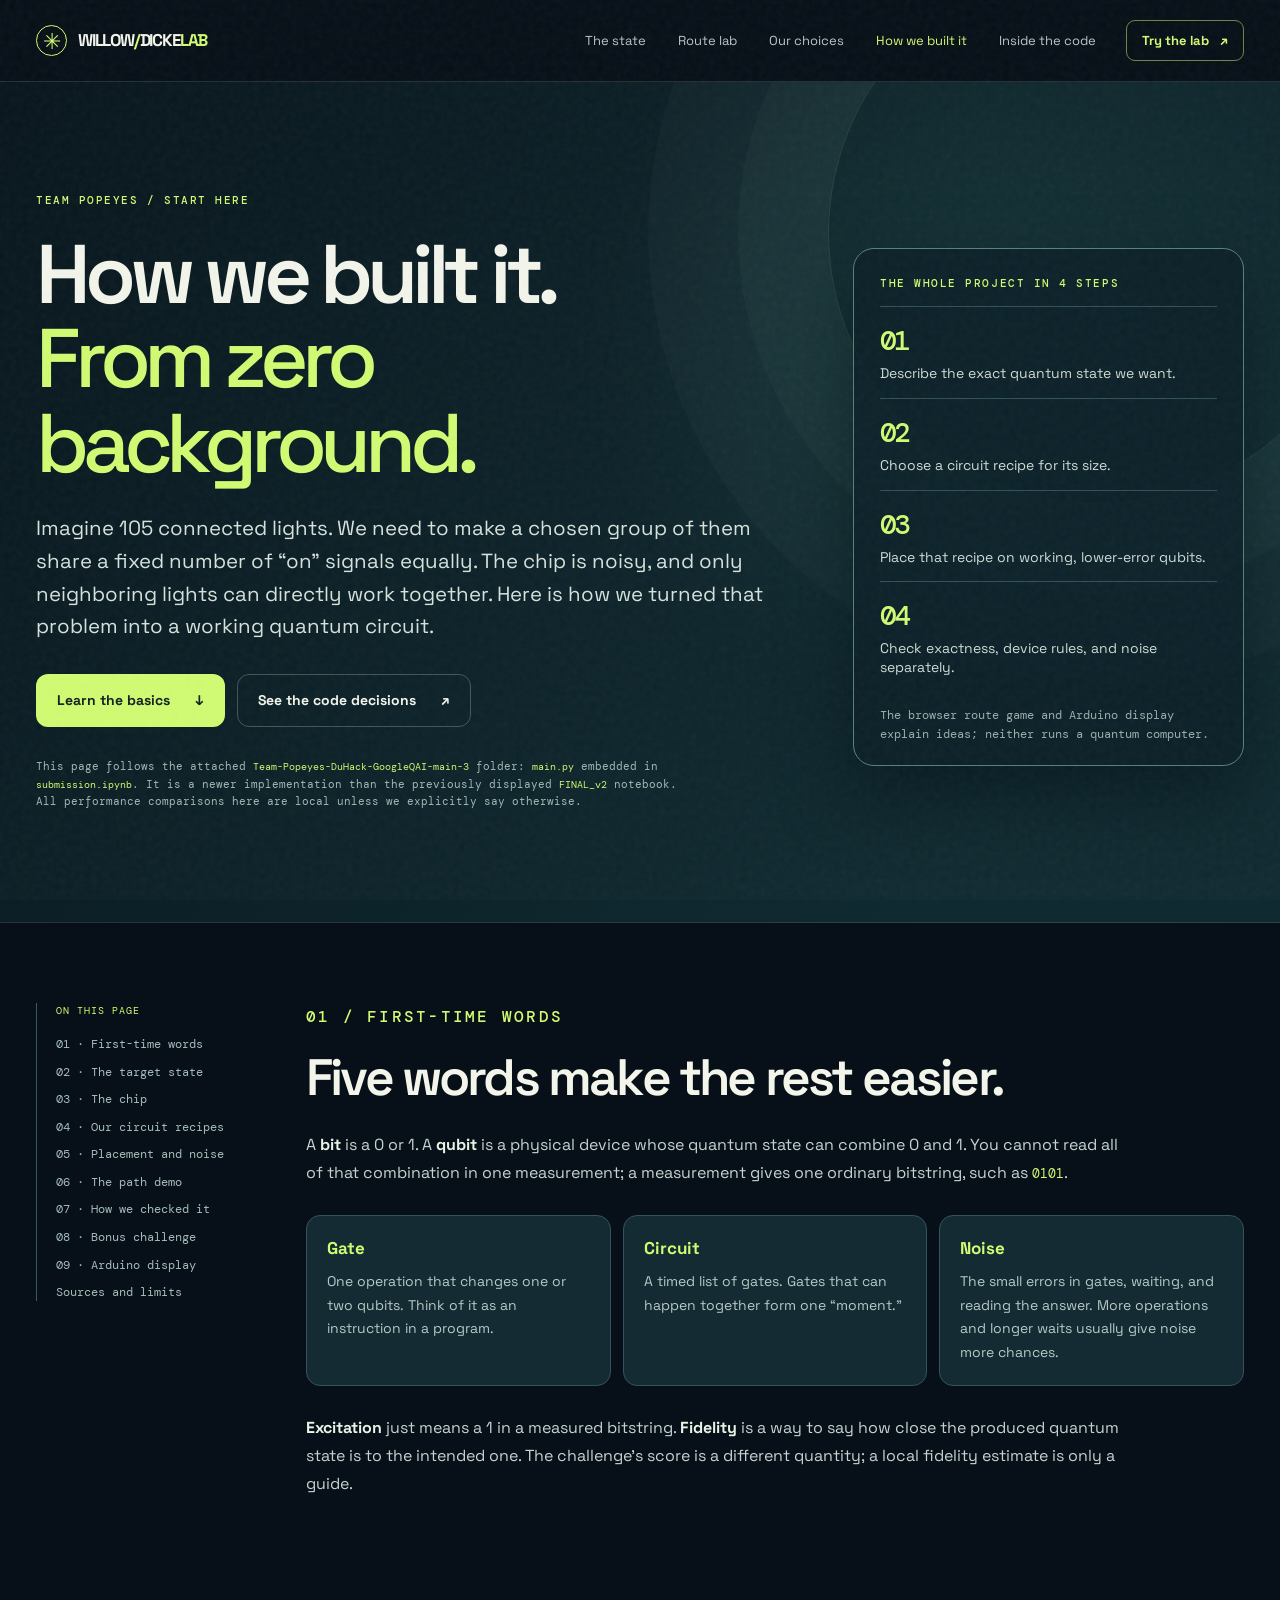
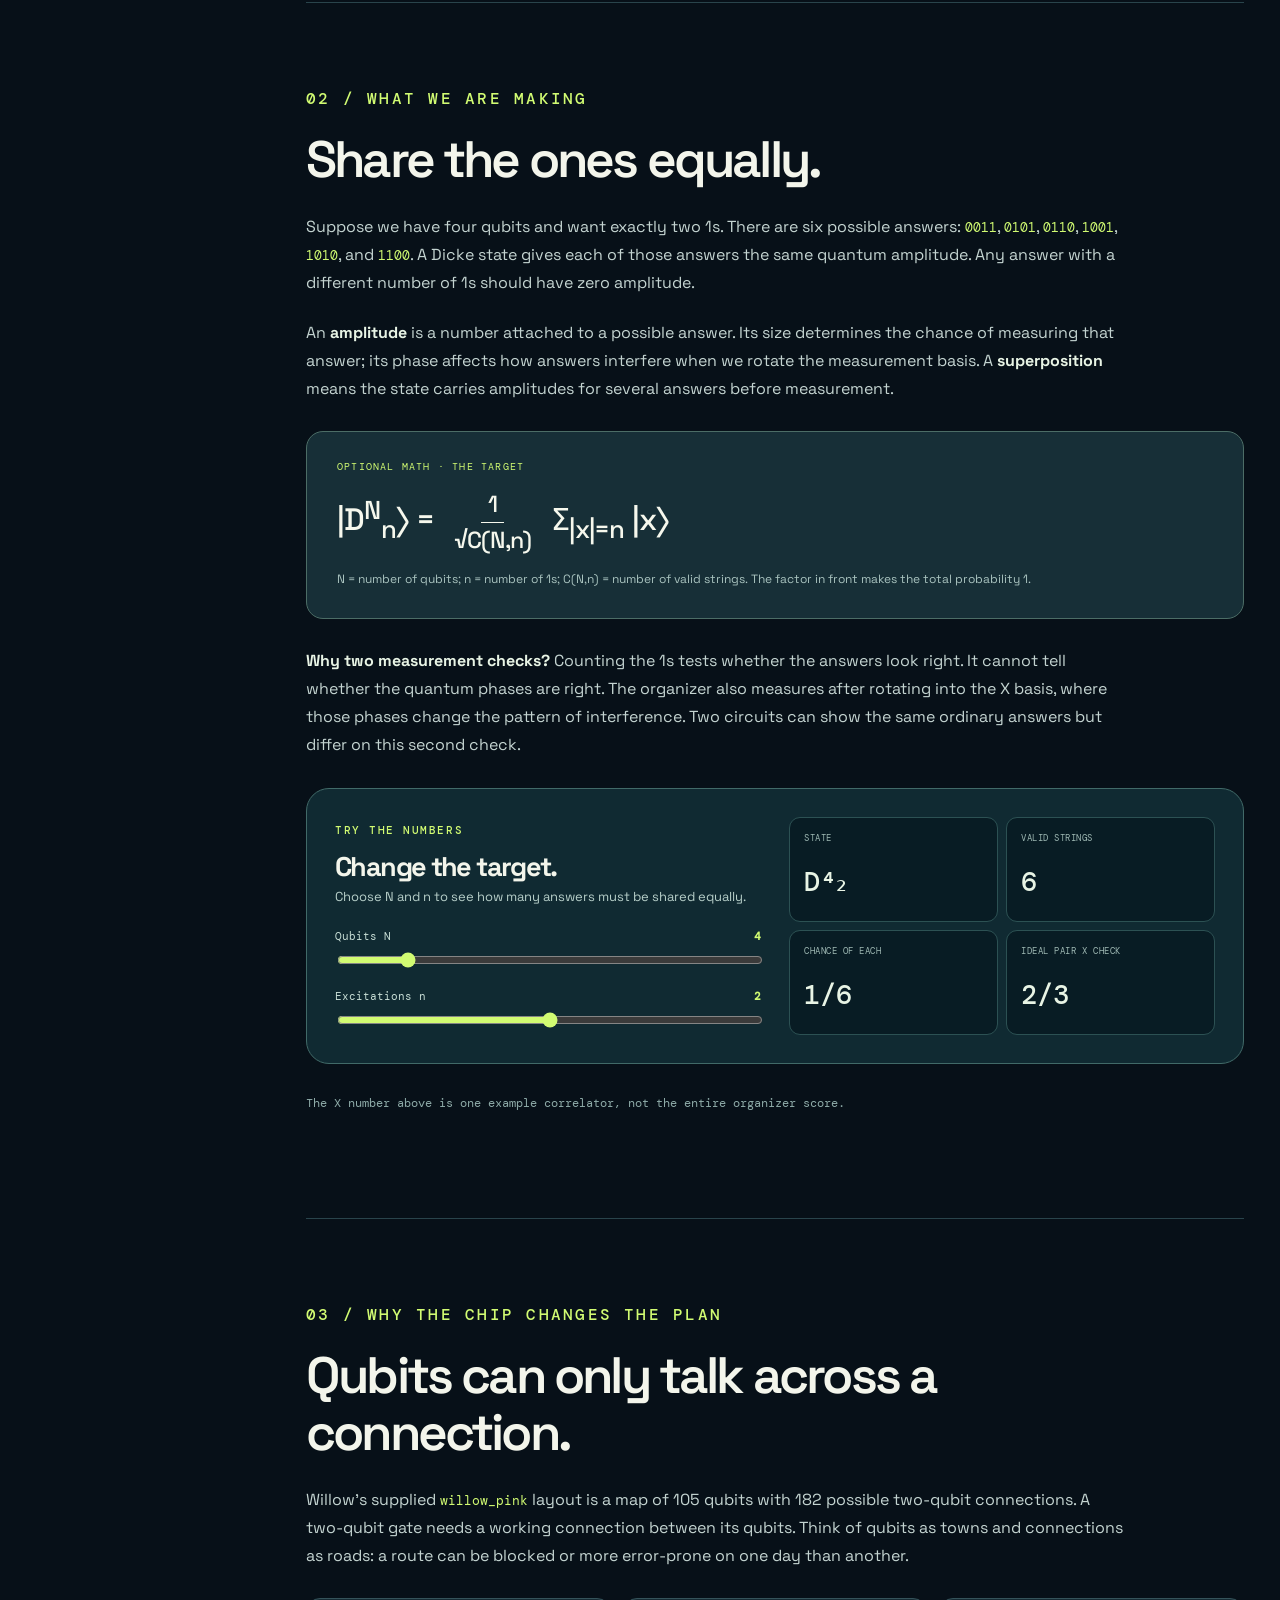
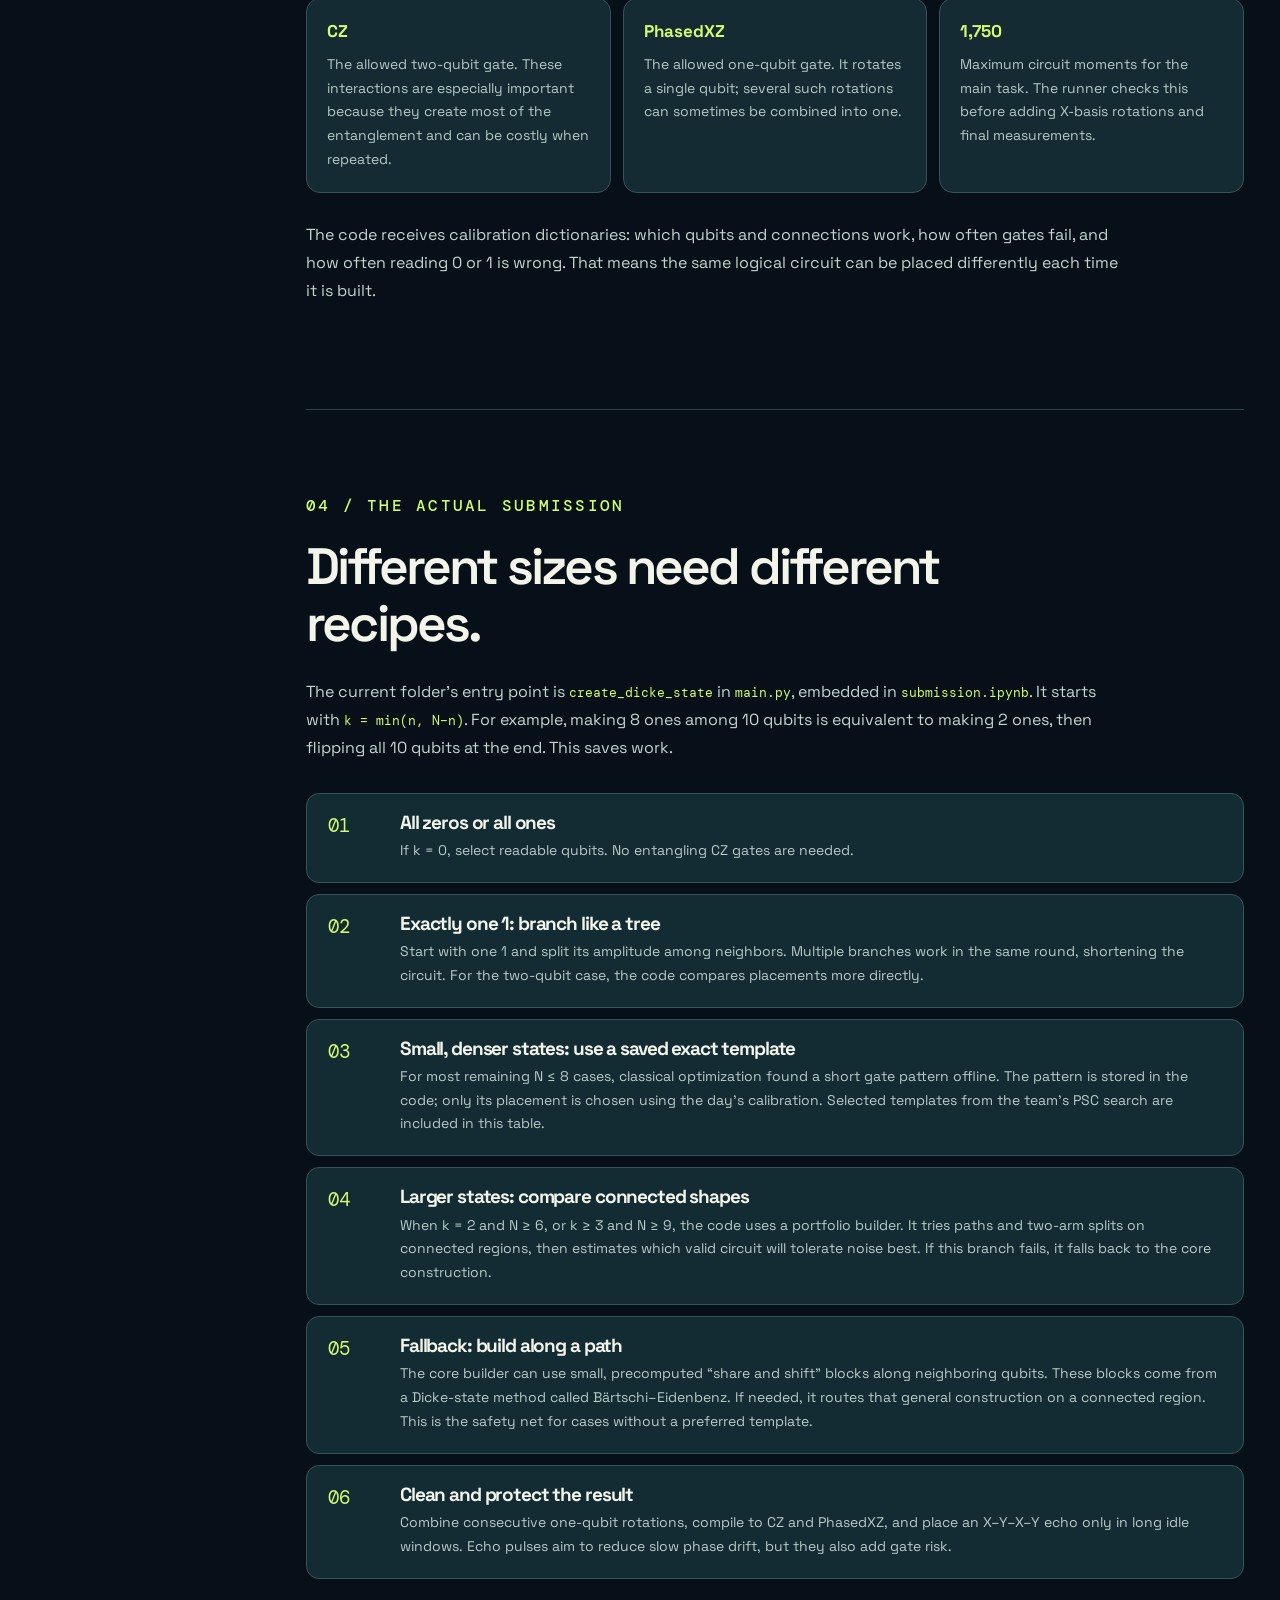
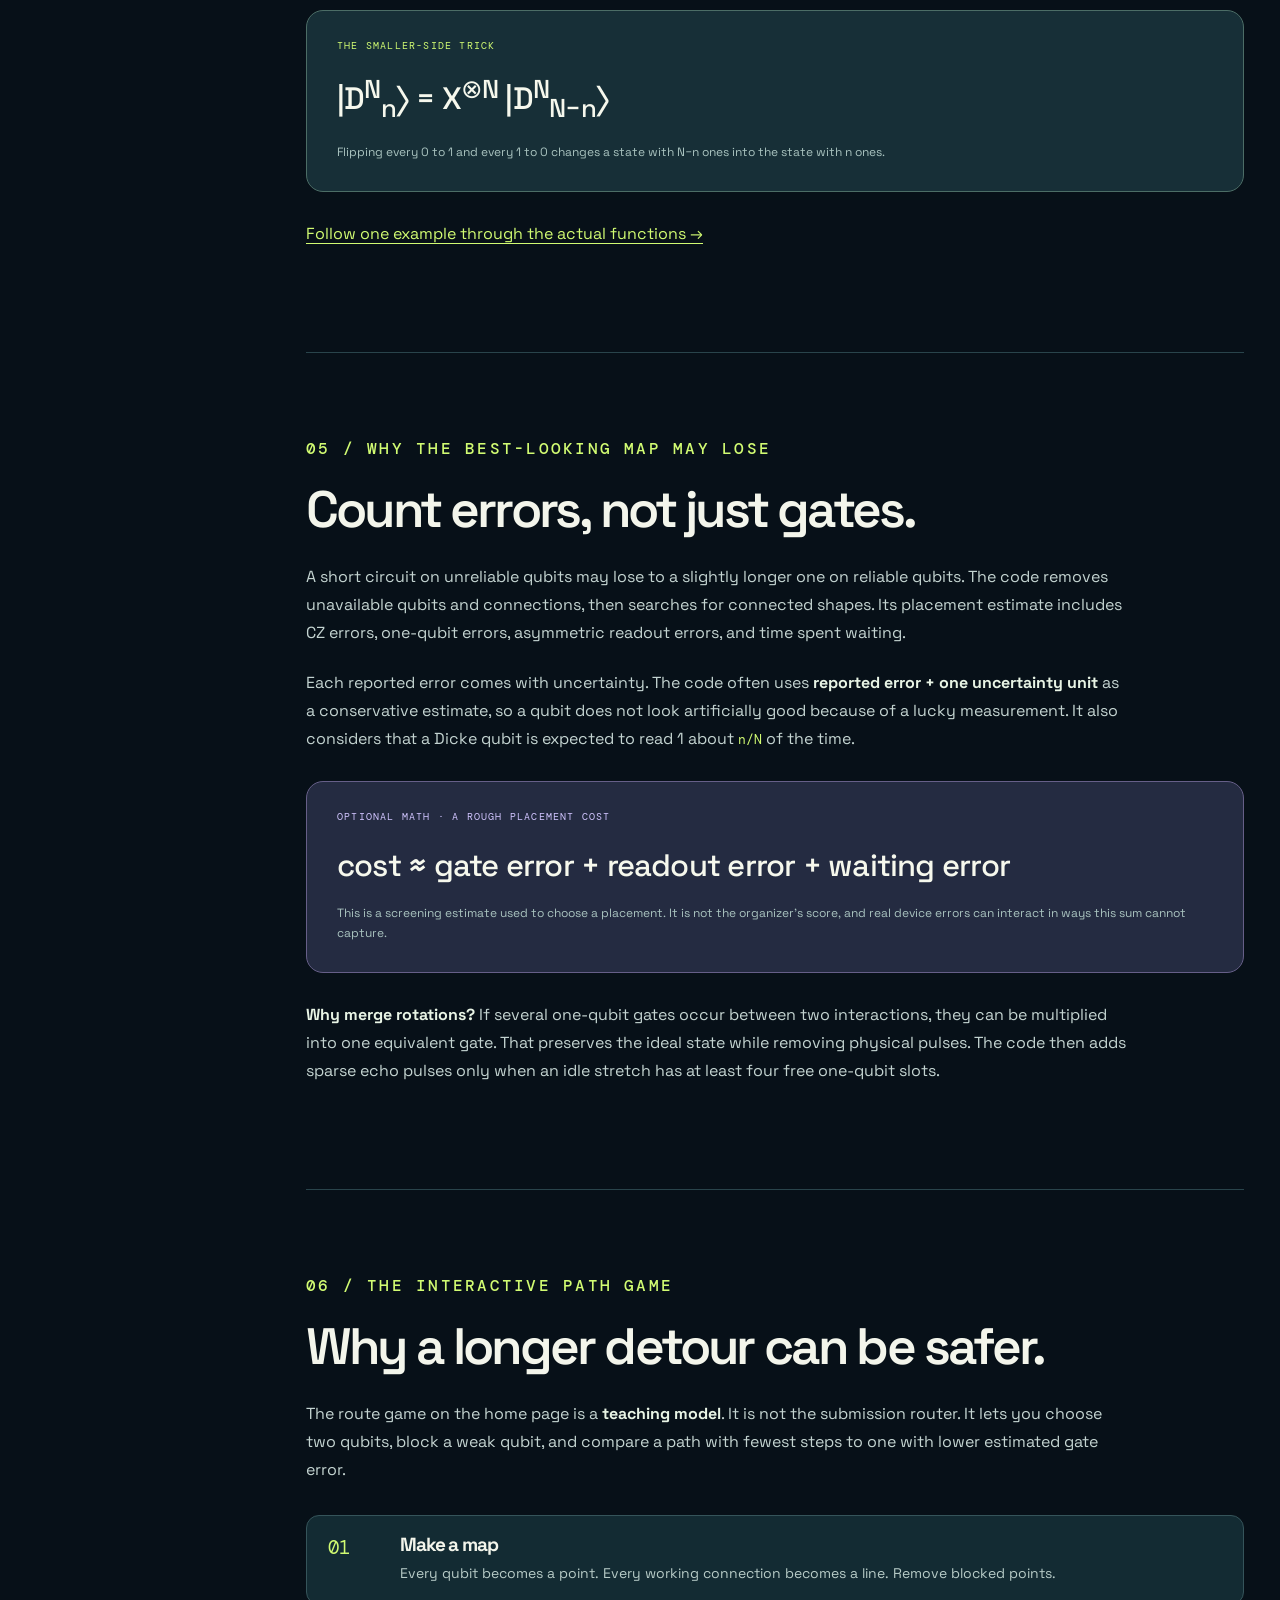
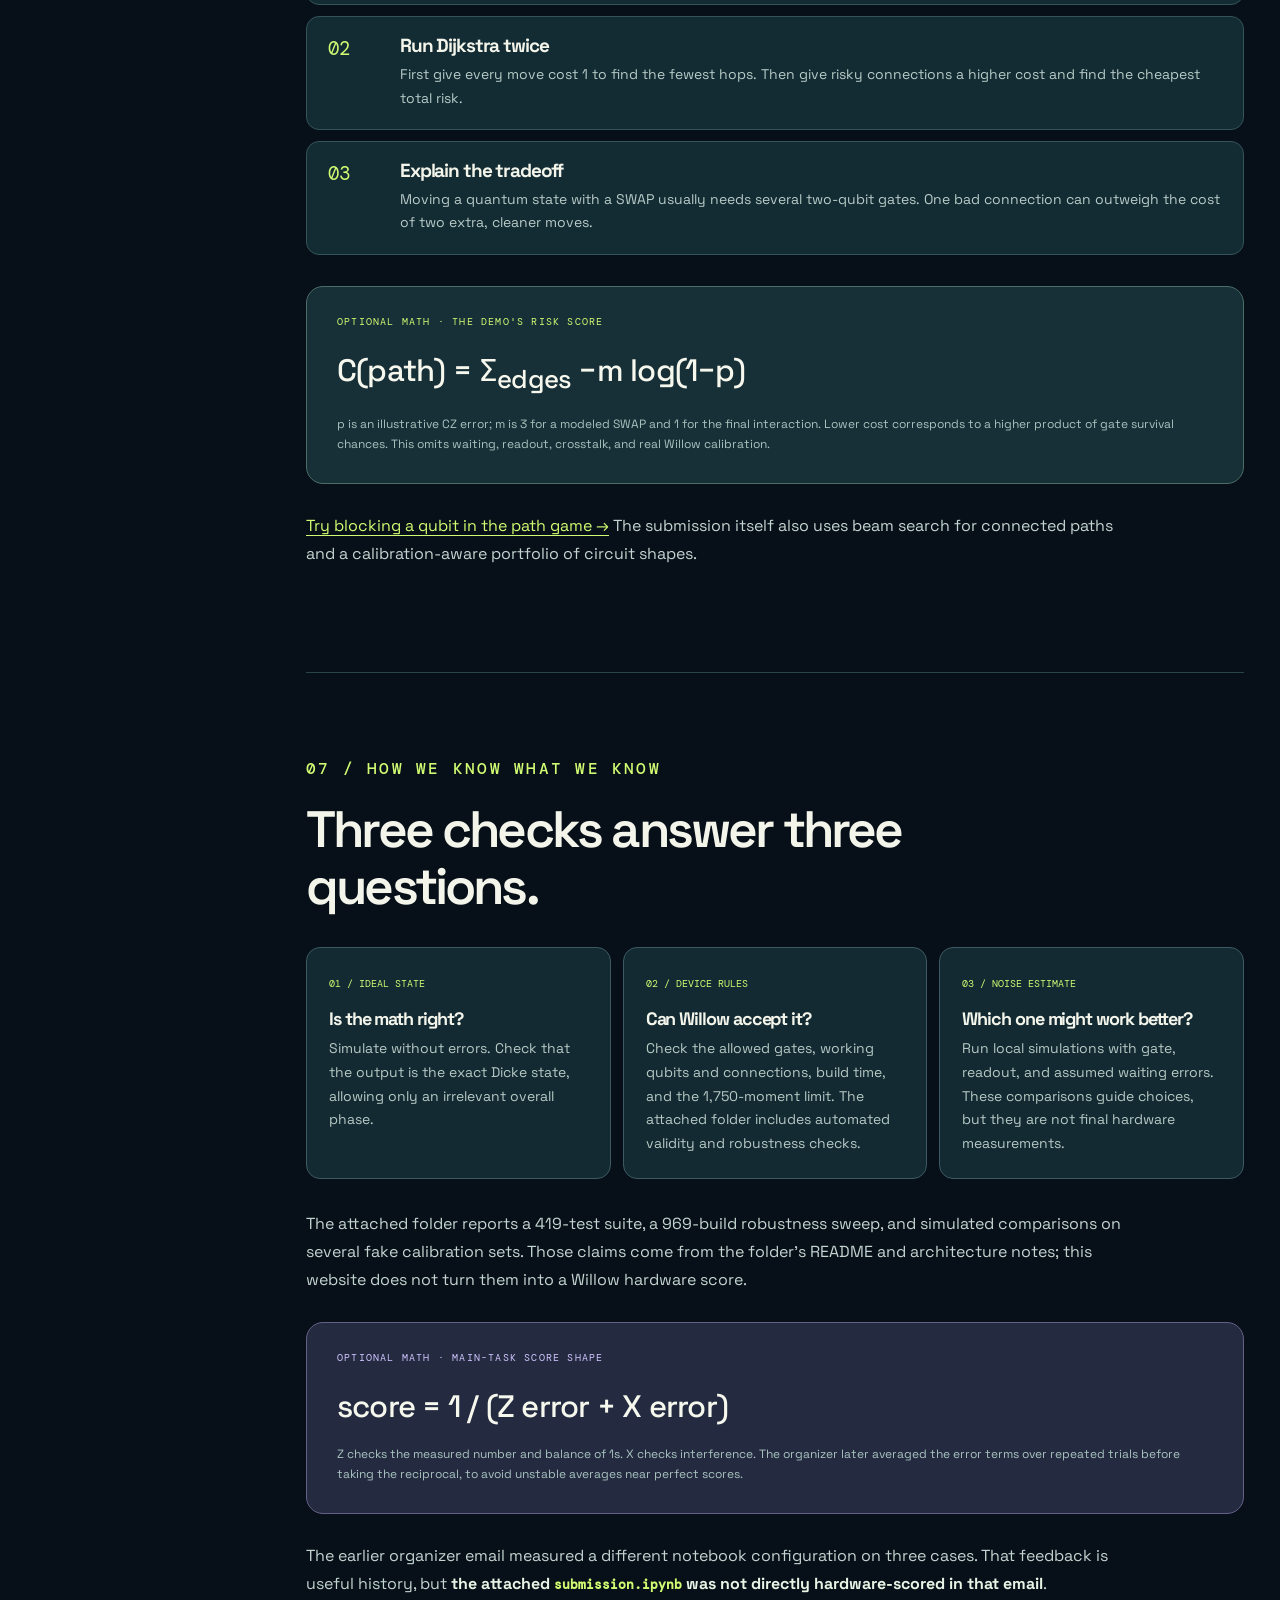
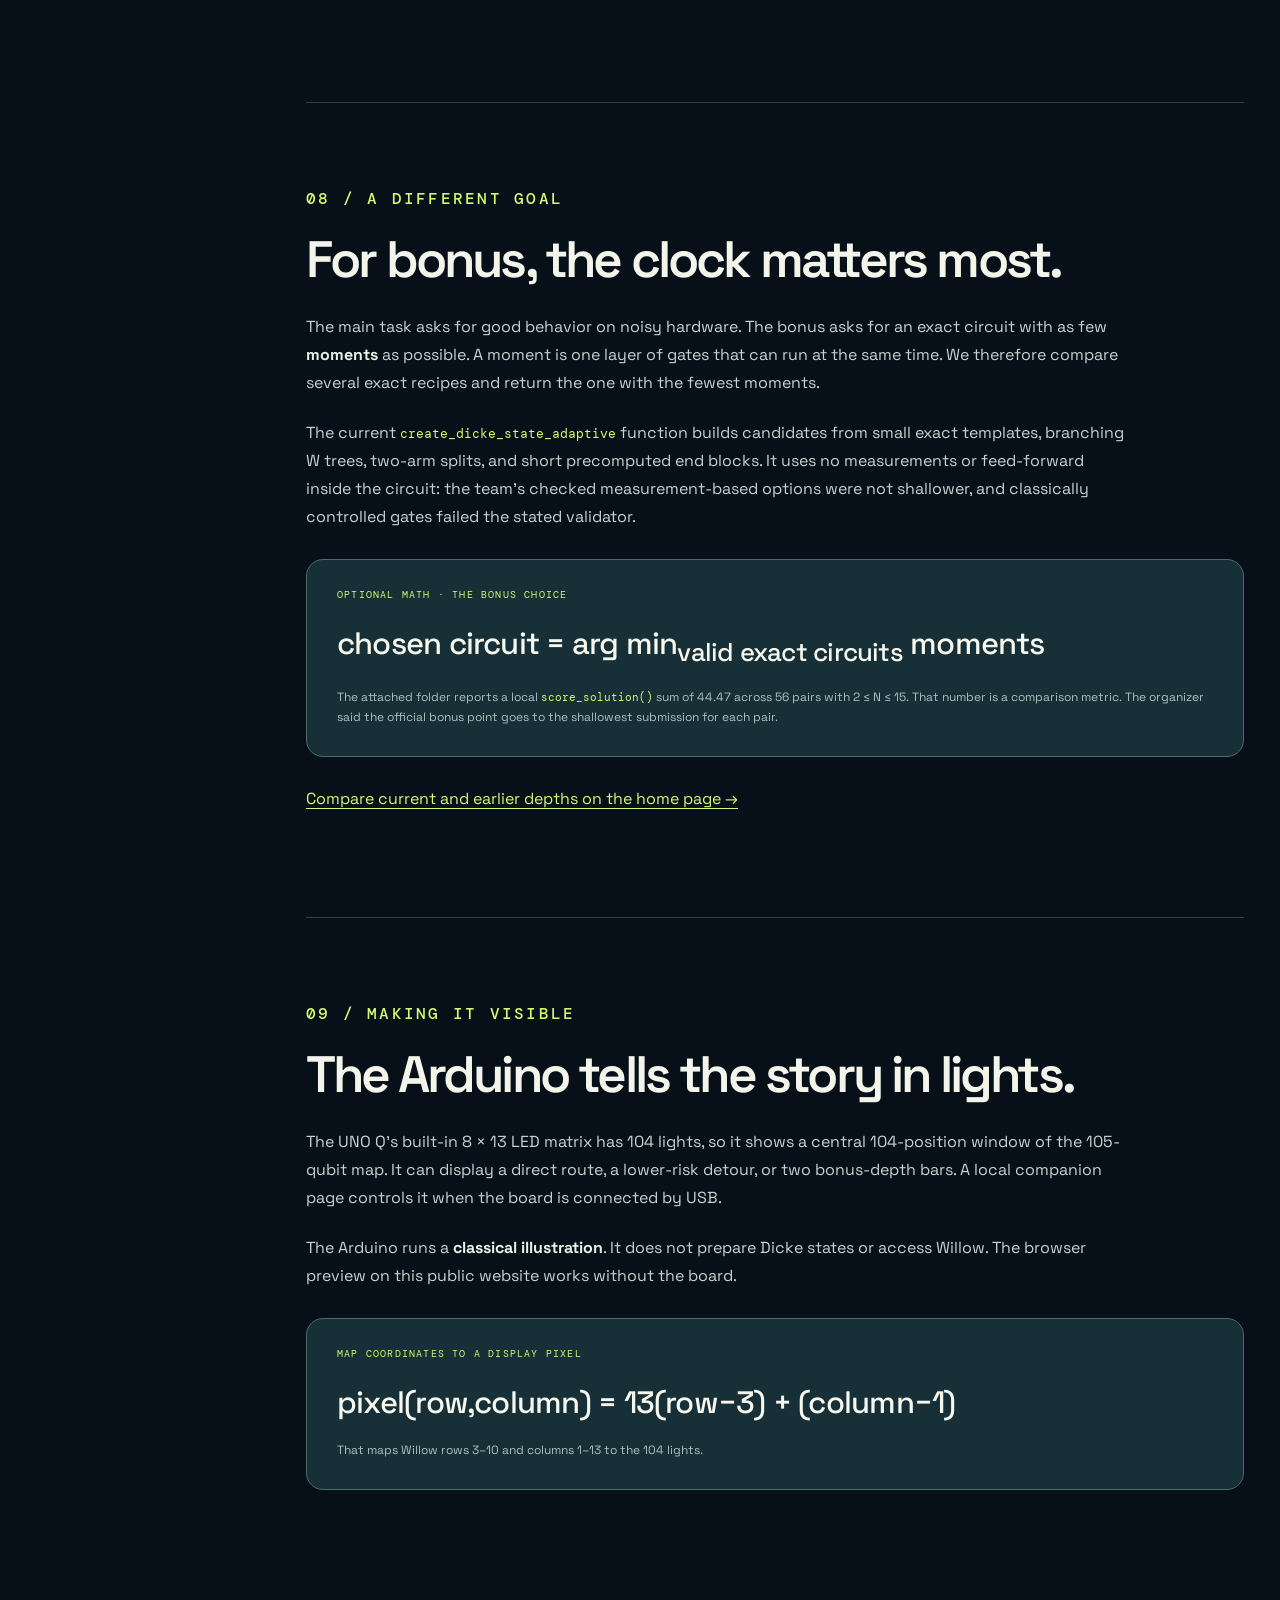
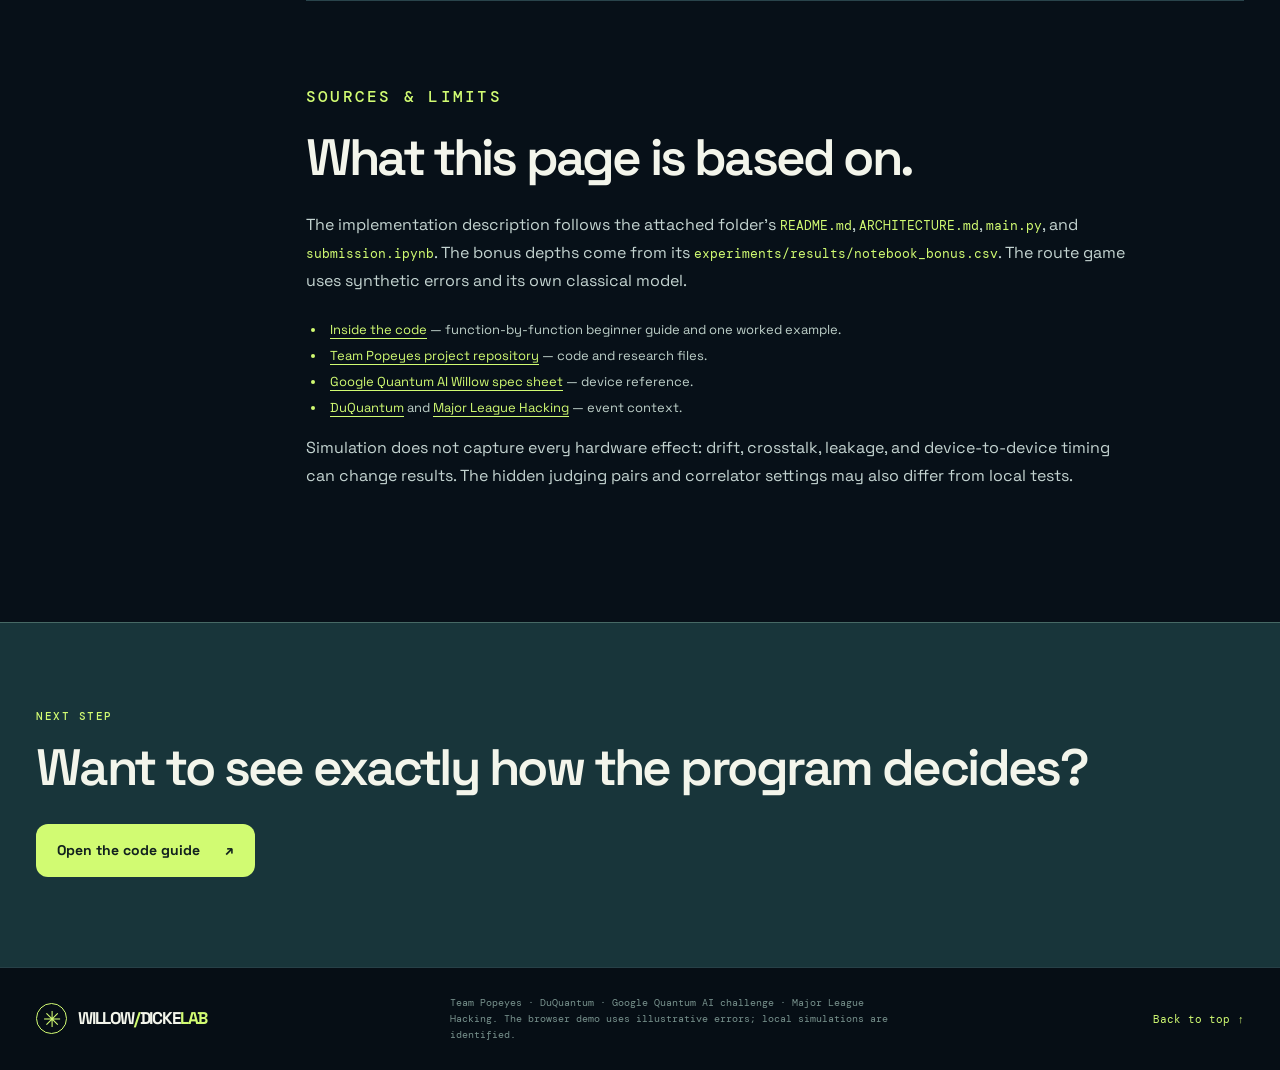
<file: methodology.html>
<!doctype html>
<html lang="en">
<head>
  <meta charset="utf-8">
  <meta name="viewport" content="width=device-width, initial-scale=1">
  <meta name="theme-color" content="#071018">
  <meta name="description" content="A beginner-friendly explanation of Team Popeyes' Dicke-state circuit, why each algorithm was chosen, and how we tested it.">
  <title>How we built it · Willow Dicke Lab</title>
  <link rel="preconnect" href="https://fonts.googleapis.com">
  <link rel="preconnect" href="https://fonts.gstatic.com" crossorigin>
  <link href="https://fonts.googleapis.com/css2?family=DM+Mono:wght@400;500&family=Space+Grotesk:wght@400;500;600;700&display=swap" rel="stylesheet">
  <link rel="stylesheet" href="./styles.css?v=beginner1">
  <link rel="stylesheet" href="./methodology.css?v=beginner2">
  <script src="./methodology.js?v=story1" defer></script>
</head>
<body>
  <div class="grain" aria-hidden="true"></div>
  <header class="site-header">
    <a class="brand" href="./index.html#top" aria-label="Willow Dicke Lab home"><span class="brand-mark" aria-hidden="true">✳</span><span>WILLOW<span class="brand-light">/</span>DICKE<span class="brand-light">LAB</span></span></a>
    <nav aria-label="Main navigation"><a href="./index.html#state">The state</a><a href="./index.html#routing">Route lab</a><a href="./index.html#decisions">Our choices</a><a class="story-active" href="./methodology.html" aria-current="page">How we built it</a><a href="./implementation.html">Inside the code</a></nav>
    <a class="header-cta" href="./index.html#routing">Try the lab <span aria-hidden="true">↗</span></a>
  </header>

  <main>
    <section class="story-hero" id="top">
      <div class="wrap story-hero-grid">
        <div>
          <p class="section-kicker">TEAM POPEYES / START HERE</p>
          <h1>How we built it.<br><em>From zero background.</em></h1>
          <p class="story-lead">Imagine 105 connected lights. We need to make a chosen group of them share a fixed number of “on” signals equally. The chip is noisy, and only neighboring lights can directly work together. Here is how we turned that problem into a working quantum circuit.</p>
          <div class="story-actions"><a class="button button-primary" href="#background">Learn the basics <span aria-hidden="true">↓</span></a><a class="button button-ghost" href="./implementation.html">See the code decisions <span aria-hidden="true">↗</span></a></div>
          <p class="story-honesty">This page follows the attached <code>Team-Popeyes-DuHack-GoogleQAI-main-3</code> folder: <code>main.py</code> embedded in <code>submission.ipynb</code>. It is a newer implementation than the previously displayed <code>FINAL_v2</code> notebook. All performance comparisons here are local unless we explicitly say otherwise.</p>
        </div>
        <aside class="story-hero-card" aria-label="Project at a glance">
          <span class="mini-label">THE WHOLE PROJECT IN 4 STEPS</span>
          <div><strong>01</strong><span>Describe the exact quantum state we want.</span></div>
          <div><strong>02</strong><span>Choose a circuit recipe for its size.</span></div>
          <div><strong>03</strong><span>Place that recipe on working, lower-error qubits.</span></div>
          <div><strong>04</strong><span>Check exactness, device rules, and noise separately.</span></div>
          <p>The browser route game and Arduino display explain ideas; neither runs a quantum computer.</p>
        </aside>
      </div>
    </section>

    <div class="wrap story-layout">
      <nav class="story-toc" aria-label="Page sections">
        <span>ON THIS PAGE</span>
        <a href="#background">01 · First-time words</a>
        <a href="#target">02 · The target state</a>
        <a href="#hardware">03 · The chip</a>
        <a href="#construction">04 · Our circuit recipes</a>
        <a href="#placement">05 · Placement and noise</a>
        <a href="#routing-math">06 · The path demo</a>
        <a href="#validation">07 · How we checked it</a>
        <a href="#bonus">08 · Bonus challenge</a>
        <a href="#exhibit">09 · Arduino display</a>
        <a href="#sources">Sources and limits</a>
      </nav>
      <div class="story-content">
        <section class="story-section" id="background">
          <p class="section-kicker">01 / FIRST-TIME WORDS</p>
          <h2>Five words make the rest easier.</h2>
          <p>A <strong>bit</strong> is a 0 or 1. A <strong>qubit</strong> is a physical device whose quantum state can combine 0 and 1. You cannot read all of that combination in one measurement; a measurement gives one ordinary bitstring, such as <code>0101</code>.</p>
          <div class="story-facts">
            <div><strong>Gate</strong><p>One operation that changes one or two qubits. Think of it as an instruction in a program.</p></div>
            <div><strong>Circuit</strong><p>A timed list of gates. Gates that can happen together form one “moment.”</p></div>
            <div><strong>Noise</strong><p>The small errors in gates, waiting, and reading the answer. More operations and longer waits usually give noise more chances.</p></div>
          </div>
          <p><strong>Excitation</strong> just means a 1 in a measured bitstring. <strong>Fidelity</strong> is a way to say how close the produced quantum state is to the intended one. The challenge's score is a different quantity; a local fidelity estimate is only a guide.</p>
        </section>

        <section class="story-section" id="target">
          <p class="section-kicker">02 / WHAT WE ARE MAKING</p>
          <h2>Share the ones equally.</h2>
          <p>Suppose we have four qubits and want exactly two 1s. There are six possible answers: <code>0011</code>, <code>0101</code>, <code>0110</code>, <code>1001</code>, <code>1010</code>, and <code>1100</code>. A Dicke state gives each of those answers the same quantum amplitude. Any answer with a different number of 1s should have zero amplitude.</p>
          <p>An <strong>amplitude</strong> is a number attached to a possible answer. Its size determines the chance of measuring that answer; its phase affects how answers interfere when we rotate the measurement basis. A <strong>superposition</strong> means the state carries amplitudes for several answers before measurement.</p>
          <div class="story-equation"><span class="eq-label">OPTIONAL MATH · THE TARGET</span><div>|D<sup>N</sup><sub>n</sub>⟩ = <span class="eq-frac"><span>1</span><span>√C(N,n)</span></span> Σ<sub>|x|=n</sub> |x⟩</div><p>N = number of qubits; n = number of 1s; C(N,n) = number of valid strings. The factor in front makes the total probability 1.</p></div>
          <p><strong>Why two measurement checks?</strong> Counting the 1s tests whether the answers look right. It cannot tell whether the quantum phases are right. The organizer also measures after rotating into the X basis, where those phases change the pattern of interference. Two circuits can show the same ordinary answers but differ on this second check.</p>
          <div class="story-playground card-surface">
            <div><span class="mini-label">TRY THE NUMBERS</span><h3>Change the target.</h3><p>Choose N and n to see how many answers must be shared equally.</p><label for="story-n-qubits">Qubits N <strong id="story-n-value">4</strong></label><input id="story-n-qubits" type="range" min="2" max="15" value="4"><label for="story-n-excitations">Excitations n <strong id="story-k-value">2</strong></label><input id="story-n-excitations" type="range" min="0" max="4" value="2"></div>
            <div class="story-math-readout"><div><span>STATE</span><strong id="story-state">D⁴₂</strong></div><div><span>VALID STRINGS</span><strong id="story-combinations">6</strong></div><div><span>CHANCE OF EACH</span><strong id="story-probability">1/6</strong></div><div><span>IDEAL PAIR X CHECK</span><strong id="story-correlation">2/3</strong></div></div>
          </div>
          <p class="story-side-note">The X number above is one example correlator, not the entire organizer score.</p>
        </section>

        <section class="story-section" id="hardware">
          <p class="section-kicker">03 / WHY THE CHIP CHANGES THE PLAN</p>
          <h2>Qubits can only talk across a connection.</h2>
          <p>Willow's supplied <code>willow_pink</code> layout is a map of 105 qubits with 182 possible two-qubit connections. A two-qubit gate needs a working connection between its qubits. Think of qubits as towns and connections as roads: a route can be blocked or more error-prone on one day than another.</p>
          <div class="story-facts">
            <div><strong>CZ</strong><p>The allowed two-qubit gate. These interactions are especially important because they create most of the entanglement and can be costly when repeated.</p></div>
            <div><strong>PhasedXZ</strong><p>The allowed one-qubit gate. It rotates a single qubit; several such rotations can sometimes be combined into one.</p></div>
            <div><strong>1,750</strong><p>Maximum circuit moments for the main task. The runner checks this before adding X-basis rotations and final measurements.</p></div>
          </div>
          <p>The code receives calibration dictionaries: which qubits and connections work, how often gates fail, and how often reading 0 or 1 is wrong. That means the same logical circuit can be placed differently each time it is built.</p>
        </section>

        <section class="story-section" id="construction">
          <p class="section-kicker">04 / THE ACTUAL SUBMISSION</p>
          <h2>Different sizes need different recipes.</h2>
          <p>The current folder's entry point is <code>create_dicke_state</code> in <code>main.py</code>, embedded in <code>submission.ipynb</code>. It starts with <code>k = min(n, N−n)</code>. For example, making 8 ones among 10 qubits is equivalent to making 2 ones, then flipping all 10 qubits at the end. This saves work.</p>
          <div class="story-steps">
            <div><b>01</b><div><h3>All zeros or all ones</h3><p>If k = 0, select readable qubits. No entangling CZ gates are needed.</p></div></div>
            <div><b>02</b><div><h3>Exactly one 1: branch like a tree</h3><p>Start with one 1 and split its amplitude among neighbors. Multiple branches work in the same round, shortening the circuit. For the two-qubit case, the code compares placements more directly.</p></div></div>
            <div><b>03</b><div><h3>Small, denser states: use a saved exact template</h3><p>For most remaining N ≤ 8 cases, classical optimization found a short gate pattern offline. The pattern is stored in the code; only its placement is chosen using the day's calibration. Selected templates from the team's PSC search are included in this table.</p></div></div>
            <div><b>04</b><div><h3>Larger states: compare connected shapes</h3><p>When k = 2 and N ≥ 6, or k ≥ 3 and N ≥ 9, the code uses a portfolio builder. It tries paths and two-arm splits on connected regions, then estimates which valid circuit will tolerate noise best. If this branch fails, it falls back to the core construction.</p></div></div>
            <div><b>05</b><div><h3>Fallback: build along a path</h3><p>The core builder can use small, precomputed “share and shift” blocks along neighboring qubits. These blocks come from a Dicke-state method called Bärtschi–Eidenbenz. If needed, it routes that general construction on a connected region. This is the safety net for cases without a preferred template.</p></div></div>
            <div><b>06</b><div><h3>Clean and protect the result</h3><p>Combine consecutive one-qubit rotations, compile to CZ and PhasedXZ, and place an X–Y–X–Y echo only in long idle windows. Echo pulses aim to reduce slow phase drift, but they also add gate risk.</p></div></div>
          </div>
          <div class="story-equation"><span class="eq-label">THE SMALLER-SIDE TRICK</span><div>|D<sup>N</sup><sub>n</sub>⟩ = X<sup>⊗N</sup> |D<sup>N</sup><sub>N−n</sub>⟩</div><p>Flipping every 0 to 1 and every 1 to 0 changes a state with N−n ones into the state with n ones.</p></div>
          <p><a class="story-inline-link" href="./implementation.html">Follow one example through the actual functions →</a></p>
        </section>

        <section class="story-section" id="placement">
          <p class="section-kicker">05 / WHY THE BEST-LOOKING MAP MAY LOSE</p>
          <h2>Count errors, not just gates.</h2>
          <p>A short circuit on unreliable qubits may lose to a slightly longer one on reliable qubits. The code removes unavailable qubits and connections, then searches for connected shapes. Its placement estimate includes CZ errors, one-qubit errors, asymmetric readout errors, and time spent waiting.</p>
          <p>Each reported error comes with uncertainty. The code often uses <strong>reported error + one uncertainty unit</strong> as a conservative estimate, so a qubit does not look artificially good because of a lucky measurement. It also considers that a Dicke qubit is expected to read 1 about <code>n/N</code> of the time.</p>
          <div class="story-equation story-equation-violet"><span class="eq-label">OPTIONAL MATH · A ROUGH PLACEMENT COST</span><div>cost ≈ gate error + readout error + waiting error</div><p>This is a screening estimate used to choose a placement. It is not the organizer's score, and real device errors can interact in ways this sum cannot capture.</p></div>
          <p><strong>Why merge rotations?</strong> If several one-qubit gates occur between two interactions, they can be multiplied into one equivalent gate. That preserves the ideal state while removing physical pulses. The code then adds sparse echo pulses only when an idle stretch has at least four free one-qubit slots.</p>
        </section>

        <section class="story-section" id="routing-math">
          <p class="section-kicker">06 / THE INTERACTIVE PATH GAME</p>
          <h2>Why a longer detour can be safer.</h2>
          <p>The route game on the home page is a <strong>teaching model</strong>. It is not the submission router. It lets you choose two qubits, block a weak qubit, and compare a path with fewest steps to one with lower estimated gate error.</p>
          <div class="story-steps">
            <div><b>01</b><div><h3>Make a map</h3><p>Every qubit becomes a point. Every working connection becomes a line. Remove blocked points.</p></div></div>
            <div><b>02</b><div><h3>Run Dijkstra twice</h3><p>First give every move cost 1 to find the fewest hops. Then give risky connections a higher cost and find the cheapest total risk.</p></div></div>
            <div><b>03</b><div><h3>Explain the tradeoff</h3><p>Moving a quantum state with a SWAP usually needs several two-qubit gates. One bad connection can outweigh the cost of two extra, cleaner moves.</p></div></div>
          </div>
          <div class="story-equation"><span class="eq-label">OPTIONAL MATH · THE DEMO'S RISK SCORE</span><div>C(path) = Σ<sub>edges</sub> −m log(1−p)</div><p>p is an illustrative CZ error; m is 3 for a modeled SWAP and 1 for the final interaction. Lower cost corresponds to a higher product of gate survival chances. This omits waiting, readout, crosstalk, and real Willow calibration.</p></div>
          <p><a class="story-inline-link" href="./index.html#routing">Try blocking a qubit in the path game →</a> The submission itself also uses beam search for connected paths and a calibration-aware portfolio of circuit shapes.</p>
        </section>

        <section class="story-section" id="validation">
          <p class="section-kicker">07 / HOW WE KNOW WHAT WE KNOW</p>
          <h2>Three checks answer three questions.</h2>
          <div class="story-validation">
            <div><span>01 / IDEAL STATE</span><h3>Is the math right?</h3><p>Simulate without errors. Check that the output is the exact Dicke state, allowing only an irrelevant overall phase.</p></div>
            <div><span>02 / DEVICE RULES</span><h3>Can Willow accept it?</h3><p>Check the allowed gates, working qubits and connections, build time, and the 1,750-moment limit. The attached folder includes automated validity and robustness checks.</p></div>
            <div><span>03 / NOISE ESTIMATE</span><h3>Which one might work better?</h3><p>Run local simulations with gate, readout, and assumed waiting errors. These comparisons guide choices, but they are not final hardware measurements.</p></div>
          </div>
          <p>The attached folder reports a 419-test suite, a 969-build robustness sweep, and simulated comparisons on several fake calibration sets. Those claims come from the folder's README and architecture notes; this website does not turn them into a Willow hardware score.</p>
          <div class="story-equation story-equation-violet"><span class="eq-label">OPTIONAL MATH · MAIN-TASK SCORE SHAPE</span><div>score = 1 / (Z error + X error)</div><p>Z checks the measured number and balance of 1s. X checks interference. The organizer later averaged the error terms over repeated trials before taking the reciprocal, to avoid unstable averages near perfect scores.</p></div>
          <p>The earlier organizer email measured a different notebook configuration on three cases. That feedback is useful history, but <strong>the attached <code>submission.ipynb</code> was not directly hardware-scored in that email</strong>.</p>
        </section>

        <section class="story-section" id="bonus">
          <p class="section-kicker">08 / A DIFFERENT GOAL</p>
          <h2>For bonus, the clock matters most.</h2>
          <p>The main task asks for good behavior on noisy hardware. The bonus asks for an exact circuit with as few <strong>moments</strong> as possible. A moment is one layer of gates that can run at the same time. We therefore compare several exact recipes and return the one with the fewest moments.</p>
          <p>The current <code>create_dicke_state_adaptive</code> function builds candidates from small exact templates, branching W trees, two-arm splits, and short precomputed end blocks. It uses no measurements or feed-forward inside the circuit: the team's checked measurement-based options were not shallower, and classically controlled gates failed the stated validator.</p>
          <div class="story-equation"><span class="eq-label">OPTIONAL MATH · THE BONUS CHOICE</span><div>chosen circuit = arg min<sub>valid exact circuits</sub> moments</div><p>The attached folder reports a local <code>score_solution()</code> sum of 44.47 across 56 pairs with 2 ≤ N ≤ 15. That number is a comparison metric. The organizer said the official bonus point goes to the shallowest submission for each pair.</p></div>
          <p><a class="story-inline-link" href="./index.html#decisions">Compare current and earlier depths on the home page →</a></p>
        </section>

        <section class="story-section" id="exhibit">
          <p class="section-kicker">09 / MAKING IT VISIBLE</p>
          <h2>The Arduino tells the story in lights.</h2>
          <p>The UNO Q's built-in 8 × 13 LED matrix has 104 lights, so it shows a central 104-position window of the 105-qubit map. It can display a direct route, a lower-risk detour, or two bonus-depth bars. A local companion page controls it when the board is connected by USB.</p>
          <p>The Arduino runs a <strong>classical illustration</strong>. It does not prepare Dicke states or access Willow. The browser preview on this public website works without the board.</p>
          <div class="story-equation"><span class="eq-label">MAP COORDINATES TO A DISPLAY PIXEL</span><div>pixel(row,column) = 13(row−3) + (column−1)</div><p>That maps Willow rows 3–10 and columns 1–13 to the 104 lights.</p></div>
        </section>

        <section class="story-section story-sources" id="sources">
          <p class="section-kicker">SOURCES & LIMITS</p>
          <h2>What this page is based on.</h2>
          <p>The implementation description follows the attached folder's <code>README.md</code>, <code>ARCHITECTURE.md</code>, <code>main.py</code>, and <code>submission.ipynb</code>. The bonus depths come from its <code>experiments/results/notebook_bonus.csv</code>. The route game uses synthetic errors and its own classical model.</p>
          <ul>
            <li><a href="./implementation.html">Inside the code</a> — function-by-function beginner guide and one worked example.</li>
            <li><a href="https://github.com/tanishsinghrajpal1029/Team-Popeyes-DuHack-GoogleQAI" target="_blank" rel="noopener noreferrer">Team Popeyes project repository</a> — code and research files.</li>
            <li><a href="https://quantumai.google/static/site-assets/downloads/willow-spec-sheet.pdf" target="_blank" rel="noopener noreferrer">Google Quantum AI Willow spec sheet</a> — device reference.</li>
            <li><a href="https://duquantum.org/" target="_blank" rel="noopener noreferrer">DuQuantum</a> and <a href="https://mlh.io/" target="_blank" rel="noopener noreferrer">Major League Hacking</a> — event context.</li>
          </ul>
          <p>Simulation does not capture every hardware effect: drift, crosstalk, leakage, and device-to-device timing can change results. The hidden judging pairs and correlator settings may also differ from local tests.</p>
        </section>
      </div>
    </div>
    <section class="story-ending"><div class="wrap"><p class="section-kicker">NEXT STEP</p><h2>Want to see exactly how the program decides?</h2><a class="button button-primary" href="./implementation.html">Open the code guide <span aria-hidden="true">↗</span></a></div></section>
  </main>
  <footer><div class="wrap footer-grid"><a class="brand" href="#top"><span class="brand-mark" aria-hidden="true">✳</span><span>WILLOW<span class="brand-light">/</span>DICKE<span class="brand-light">LAB</span></span></a><p>Team Popeyes · DuQuantum · Google Quantum AI challenge · Major League Hacking. The browser demo uses illustrative errors; local simulations are identified.</p><a href="#top">Back to top ↑</a></div></footer>
</body>
</html>
</file>
<file: styles.css>
:root{--bg:#071018;--bg2:#0b1820;--panel:#10232b;--panel2:#142b33;--line:rgba(209,245,240,.14);--ink:#f3f5eb;--muted:#a8b8b9;--lime:#d1fb72;--coral:#ff8771;--violet:#b9a7ff;--cyan:#7de8e4;--mono:'DM Mono',monospace;--sans:'Space Grotesk',system-ui,sans-serif}
*{box-sizing:border-box}html{scroll-behavior:smooth}body{margin:0;background:var(--bg);color:var(--ink);font-family:var(--sans);line-height:1.5;overflow-x:hidden}button,input,select{font:inherit}button{cursor:pointer}a{color:inherit;text-decoration:none}code{font-family:var(--mono);font-size:.87em;color:var(--lime)}.wrap{width:min(1220px,calc(100% - 72px));margin-inline:auto}.grain{position:fixed;inset:0;pointer-events:none;z-index:30;opacity:.16;background-image:url("data:image/svg+xml,%3Csvg viewBox='0 0 160 160' xmlns='http://www.w3.org/2000/svg'%3E%3Cfilter id='n'%3E%3CfeTurbulence type='fractalNoise' baseFrequency='.9' numOctaves='3' stitchTiles='stitch'/%3E%3C/filter%3E%3Crect width='100%25' height='100%25' filter='url(%23n)' opacity='.3'/%3E%3C/svg%3E")}.site-header{height:82px;display:flex;align-items:center;justify-content:space-between;gap:30px;padding:0 max(36px,calc((100vw - 1220px)/2));position:sticky;top:0;z-index:20;background:rgba(7,16,24,.86);border-bottom:1px solid var(--line);backdrop-filter:blur(20px)}.brand{font-size:17px;font-weight:700;letter-spacing:-.07em;white-space:nowrap;display:inline-flex;align-items:center;gap:11px}.brand-mark{display:grid;place-items:center;width:31px;height:31px;border:1.5px solid var(--lime);border-radius:50%;color:var(--lime);font-size:22px;font-weight:400;line-height:1}.brand-light{color:var(--lime)}.site-header nav{display:flex;gap:32px;align-items:center;margin-left:auto}.site-header nav a{font-size:13px;color:#b8c9c7;transition:color .2s}.site-header nav a:hover,.site-header nav a:focus-visible{color:var(--lime)}.header-cta{font-size:13px;font-weight:700;border:1px solid rgba(209,251,114,.5);padding:10px 15px;border-radius:9px;color:var(--lime);white-space:nowrap}.header-cta span{margin-left:8px}.header-cta:hover{background:rgba(209,251,114,.1)}
.hero{min-height:680px;display:grid;grid-template-columns:1fr 1fr;position:relative;align-items:center;gap:32px;padding-top:76px;padding-bottom:96px}.hero:before{content:"";position:absolute;width:760px;height:760px;background:radial-gradient(circle,rgba(68,190,170,.1),transparent 60%);right:-190px;top:-180px;pointer-events:none}.hero-copy{position:relative;z-index:2}.eyebrow,.section-kicker,.mini-label{font-family:var(--mono);font-size:11px;letter-spacing:.14em;text-transform:uppercase;font-weight:500}.eyebrow{color:var(--lime);display:flex;align-items:center;gap:10px;margin:0 0 28px}.live-dot{display:inline-block;width:7px;height:7px;border-radius:50%;background:var(--lime);box-shadow:0 0 0 5px rgba(209,251,114,.1),0 0 18px var(--lime);animation:breathe 2.5s infinite}@keyframes breathe{50%{box-shadow:0 0 0 8px rgba(209,251,114,.06),0 0 25px var(--lime)}}h1,h2,h3,p{margin-top:0}h1,h2,h3{line-height:1.07;letter-spacing:-.06em}h1{font-size:clamp(58px,6vw,94px);font-weight:600;margin-bottom:25px;max-width:650px}h1 em,.closing-section h2 em{font-style:normal;color:var(--lime)}.hero-lead{font-size:18px;line-height:1.6;color:#b9c8c7;max-width:520px}.hero-actions{display:flex;flex-wrap:wrap;gap:12px;margin-top:34px}.button{border-radius:12px;display:inline-flex;align-items:center;justify-content:center;gap:25px;padding:15px 20px;font-size:14px;font-weight:700;border:1px solid transparent;transition:transform .2s,background .2s,color .2s}.button:hover{transform:translateY(-3px)}.button:focus-visible,.map-mode:focus-visible,.phase-option:focus-visible,.node:focus-visible,select:focus-visible,input:focus-visible{outline:2px solid var(--lime);outline-offset:3px}.button-primary{background:var(--lime);color:#12211e}.button-primary:hover{background:#e4ffa8}.button-ghost{background:transparent;border-color:rgba(225,246,236,.25);color:var(--ink)}.button-ghost:hover{background:#173038}.hero-note{font-family:var(--mono);font-size:10px;color:#718d90;margin:25px 0 0;max-width:510px}.hero-art{height:510px;position:relative;display:grid;place-items:center}.hero-orbit{position:absolute;border:1px solid rgba(167,236,217,.2);border-radius:50%;transform:rotate(-24deg)}.orbit-one{width:94%;aspect-ratio:1.2}.orbit-two{width:76%;aspect-ratio:1.2}.hero-mesh{width:80%;height:72%;position:relative;transform:rotate(-10deg);filter:drop-shadow(0 0 23px rgba(100,237,217,.26))}.hero-mesh svg{overflow:visible;width:100%;height:100%}.hero-mesh line{stroke:rgba(96,219,211,.36);stroke-width:1.2}.hero-mesh circle{fill:#142e37;stroke:#a2e8db;stroke-width:1.3}.hero-mesh circle:nth-child(3n){fill:#d1fb72;stroke:#d1fb72;filter:drop-shadow(0 0 7px #d1fb72)}.hero-badge{position:absolute;background:#10232b;border:1px solid rgba(193,244,227,.25);box-shadow:0 14px 35px rgba(0,0,0,.2);padding:9px 13px;border-radius:9px;font-family:var(--mono);font-size:11px;color:#d9eae1;animation:float 6s ease-in-out infinite}.badge-icon{color:var(--lime);margin-right:8px}.badge-a{top:14%;left:1%}.badge-b{bottom:18%;right:0;animation-delay:2s}.badge-c{bottom:8%;left:10%;animation-delay:1s}@keyframes float{50%{transform:translateY(-9px)}}.hero-bottom{position:absolute;bottom:25px;left:0;right:0;display:flex;justify-content:space-between;border-top:1px solid var(--line);padding-top:16px;color:#718e90;font:10px var(--mono);letter-spacing:.09em}.hero-bottom b{color:var(--lime);font-size:14px}
.section-pad{padding:110px 0}.mission-section{background:#e9ede4;color:#0c1b20;position:relative}.mission-section:before{content:"";position:absolute;top:0;left:0;right:0;height:1px;background:#d1dfd0}.two-col{display:grid;grid-template-columns:1fr 1fr;gap:7%}.section-kicker{color:#598069;margin-bottom:16px}.route-section .section-kicker,.decision-section .section-kicker,.evidence-section .section-kicker,.closing-section .section-kicker{color:var(--lime)}h2{font-size:clamp(42px,4.5vw,68px);font-weight:600;margin:0 0 25px}.accent-lime{color:#659b35}.accent-coral{color:var(--coral)}.accent-violet{color:#8b6ee2}.section-intro{padding-top:29px;font-size:18px;line-height:1.65;color:#52656a}.section-intro strong{color:#0f2528}.section-intro p{margin-bottom:15px}.card-surface{border-radius:23px;overflow:hidden}.state-lab{margin-top:51px;background:#fff;border:1px solid #d5ddd5;box-shadow:0 22px 55px rgba(40,73,55,.11)}.lab-topline{display:flex;justify-content:space-between;align-items:center;padding:18px 25px;border-bottom:1px solid rgba(26,52,54,.11);gap:15px}.mini-label{color:#759088}.lab-status{font:10px var(--mono);letter-spacing:.06em;display:flex;align-items:center;gap:10px;color:#53706b}.lab-status .live-dot{width:5px;height:5px}.state-grid{display:grid;grid-template-columns:340px 1fr}.state-controls{padding:35px;border-right:1px solid #d8e3db;background:#f7f9f4}.state-controls h3,.route-controls h3,.coherence-controls h3,.resources h3{font-size:26px;margin-bottom:13px}.state-controls p,.route-controls p{color:#6b817d;font-size:14px;line-height:1.6}.range-label{display:flex;justify-content:space-between;align-items:center;font-size:13px;font-weight:700;margin-top:27px;margin-bottom:12px}.range-label strong{font:500 18px var(--mono);color:#3c7f62}input[type=range]{width:100%;accent-color:#87be50;cursor:pointer}.measure-button{width:100%;margin-top:31px;border:0}.sample-result{min-height:46px;margin-top:15px;border:1px dashed #b7d1bd;border-radius:9px;padding:12px;font:11px/1.5 var(--mono);color:#477565}.state-display{padding:35px;min-width:0}.state-equation{font-size:clamp(17px,2vw,25px);font-weight:600;letter-spacing:-.03em;border-bottom:1px solid #e0e9e3;padding-bottom:23px;overflow-wrap:anywhere}.state-stats{display:grid;grid-template-columns:repeat(3,1fr);gap:12px;margin:25px 0 32px}.state-stats div{background:#f0f6e9;border-radius:12px;padding:16px}.state-stats small{display:block;color:#65806d;font:10px var(--mono);margin-bottom:8px}.state-stats strong{font:500 23px var(--mono);letter-spacing:-.05em}.bitstring-heading{display:flex;justify-content:space-between;font-size:13px;font-weight:700;margin-bottom:13px}.bitstring-heading span:last-child{font:11px var(--mono);color:#698776}.bitstring-grid{display:grid;grid-template-columns:repeat(auto-fill,minmax(95px,1fr));gap:8px;max-height:210px;overflow:auto;padding-right:6px}.bitstring{border:1px solid #dce6dc;border-radius:9px;padding:9px 6px;display:flex;justify-content:center;gap:4px;transition:transform .2s,background .2s}.bitstring.measure-hit{background:#d8f98d;transform:scale(1.05);border-color:#8dbf41}.bitstring i{width:10px;height:10px;border-radius:50%;display:block;background:#d9e4de}.bitstring i.on{background:#61a05e}.bitstring-count{font-family:var(--mono);font-size:11px;display:block;margin-top:4px;color:#7a8b80}.micro-copy{font:11px/1.6 var(--mono);color:#789287;margin:17px 0 0}
.route-section{background:linear-gradient(180deg,#0d1d27 0%,#071018 100%);position:relative}.route-section:before{content:"";position:absolute;inset:0;opacity:.15;pointer-events:none;background-image:linear-gradient(rgba(150,220,200,.15) 1px,transparent 1px),linear-gradient(90deg,rgba(150,220,200,.15) 1px,transparent 1px);background-size:48px 48px;mask-image:linear-gradient(180deg,#000,transparent 95%)}.route-section>.wrap{position:relative}.route-heading{display:flex;justify-content:space-between;align-items:end;gap:35px}.route-heading>div:first-child{max-width:760px}.route-heading p{color:#aac0be;font-size:17px;line-height:1.65}.route-heading code{color:var(--cyan)}.chip-count{display:flex;align-items:center;gap:13px;padding:15px 0;border-top:1px solid #47635c;border-bottom:1px solid #47635c}.chip-count strong{font-size:53px;line-height:1;color:var(--lime);letter-spacing:-.08em}.chip-count span{font:10px/1.6 var(--mono);color:#b2c5bd}.route-lab{margin-top:37px;background:#0f2029;border:1px solid #2c4a4e;box-shadow:0 26px 55px rgba(0,0,0,.3)}.route-lab .lab-topline{border-bottom:1px solid #284147}.route-lab .mini-label{color:var(--lime)}.route-lab .lab-status{color:#8aa7a2}.separator{color:var(--coral);padding:0 4px}.route-layout{display:grid;grid-template-columns:minmax(0,1.7fr) minmax(325px,1fr)}.map-column{min-width:0;padding:20px 18px 20px 22px;border-right:1px solid #284147}.map-toolbar{display:flex;gap:6px;flex-wrap:wrap}.map-mode{font:11px var(--mono);color:#93b6b2;background:#152b33;border:1px solid #2b4a4b;padding:9px 11px;border-radius:8px}.map-mode:hover,.map-mode.active{color:#12201c;background:var(--lime);border-color:var(--lime)}.map-wrap{height:560px;margin-top:13px;background:radial-gradient(ellipse at 50% 50%,rgba(73,151,143,.1),transparent 65%);border-radius:15px;position:relative}.map-wrap svg{height:100%;width:100%;touch-action:manipulation}.map-wrap #map-loading{position:absolute;inset:0;display:grid;place-items:center;font:12px var(--mono);color:#92b7a9}.topology-edge{stroke:#38565b;stroke-width:2.2;vector-effect:non-scaling-stroke}.route-line{fill:none;stroke-width:7;stroke-linecap:round;stroke-linejoin:round;opacity:.88;vector-effect:non-scaling-stroke;pointer-events:none}.route-line.hops{stroke:var(--coral)}.route-line.weighted{stroke:var(--lime);stroke-dasharray:12 7}.route-line.same-path{opacity:.36}.node{cursor:pointer}.node circle{fill:#19343b;stroke:#81a7a3;stroke-width:1.5;transition:fill .15s,stroke .15s,r .15s}.node:hover circle,.node:focus circle{fill:#c9f684;r:11}.node.weak circle{fill:#ce6859;stroke:#ffab8f}.node.blocked circle{fill:#13232b;stroke:#61737a;stroke-dasharray:3 3}.node.start circle{fill:var(--cyan);stroke:#d7fffa;filter:drop-shadow(0 0 7px var(--cyan))}.node.end circle{fill:var(--violet);stroke:#e7dfff;filter:drop-shadow(0 0 7px var(--violet))}.node text{font:11px var(--mono);fill:#acc8c3;pointer-events:none;paint-order:stroke;stroke:#0f2029;stroke-width:4}.map-legend{display:flex;gap:10px 16px;flex-wrap:wrap;font:10px var(--mono);color:#9dbab4}.map-legend span{display:flex;align-items:center;gap:5px}.dot{display:inline-block;width:8px;height:8px;border-radius:50%;background:#8aa}.start-dot{background:var(--cyan)}.end-dot{background:var(--violet)}.weak-dot{background:var(--coral)}.blocked-dot{background:transparent;border:1px dashed #9dbab4}.line{display:inline-block;width:16px;border-top:3px solid}.hops-line{border-color:var(--coral)}.weighted-line{border-color:var(--lime);border-top-style:dashed}.route-controls{padding:30px}.route-controls h3{margin-bottom:10px}.route-controls p{color:#a2beb8}.route-controls code{color:var(--lime)}.control-help{font-size:13px!important}.endpoint-fields{display:grid;grid-template-columns:1fr 1fr;gap:10px;margin-top:24px}.endpoint-fields label{font:11px var(--mono);color:#b5c9c4}.endpoint-fields select{width:100%;margin-top:7px;padding:11px;border-radius:9px;background:#1a3239;color:var(--ink);border:1px solid #39535a}.route-controls .range-label{margin-top:28px;color:#d3e7dd}.route-controls .range-label strong{color:var(--coral)}.route-controls input[type=range]{accent-color:var(--coral)}.checkbox-row{display:flex;align-items:center;gap:9px;margin-top:24px;font-size:13px;color:#c9d8d2}.checkbox-row input{accent-color:var(--coral);width:16px;height:16px}.route-comparison{display:grid;grid-template-columns:1fr 1fr;gap:10px;margin-top:28px}.route-result{border-radius:12px;border:1px solid #3b4c4d;padding:13px;min-height:113px}.route-result.hops{background:rgba(255,135,113,.06)}.route-result.weighted{background:rgba(209,251,114,.06)}.route-result span{font:10px var(--mono);color:#b3cbc1;display:block}.route-result strong{font:500 26px var(--mono);display:block;letter-spacing:-.08em;margin-top:9px}.route-result.hops strong{color:var(--coral)}.route-result.weighted strong{color:var(--lime)}.route-result small{font:10px var(--mono);color:#8eaaa4}.route-explanation{margin:22px 0 0;padding:14px;border-left:2px solid var(--lime);background:#193039;font-size:12px!important;min-height:64px}.route-caveat{font-size:10px!important;color:#779992!important;margin-top:22px}.callout{margin-top:28px;background:rgba(141,228,208,.08);border:1px solid #24444a;border-radius:15px;display:flex;gap:20px;align-items:start;padding:22px 27px}.callout-icon{font-size:24px;color:var(--lime);line-height:1}.callout p{margin:0;color:#b5cfc6;font-size:14px;line-height:1.6}.callout strong{color:var(--ink)}
.coherence-section{background:#e9ede4;color:#0c1b20}.coherence-card{margin-top:45px;background:#fff;border:1px solid #d5ddd5;box-shadow:0 18px 50px rgba(40,73,55,.08);padding:30px}.coherence-controls{display:flex;justify-content:space-between;align-items:end;gap:30px}.coherence-controls h3{font-size:29px;margin:10px 0}.coherence-controls p{font-size:14px;color:#5f7573;max-width:550px;margin:0}.coherence-controls code{color:#43875c}.phase-switch{display:flex;background:#e9f0e6;border-radius:10px;padding:5px;gap:4px;flex:none}.phase-option{background:transparent;border:0;border-radius:8px;padding:9px 15px;font:12px var(--mono);color:#5d7569}.phase-option.active{background:#123633;color:#d4ff8b;box-shadow:0 2px 8px rgba(0,0,0,.18)}.coherence-views{display:grid;grid-template-columns:1fr 1fr;gap:15px;margin-top:26px}.basis-card{background:#f5f8f2;border:1px solid #dbe6da;border-radius:16px;padding:23px}.basis-title{display:flex;justify-content:space-between;align-items:center;margin-bottom:23px}.basis-title span{font:11px var(--mono);color:#648674}.basis-title strong{font-size:18px}.bar-row{display:grid;grid-template-columns:28px 1fr 45px;gap:10px;align-items:center;margin:10px 0;font:12px var(--mono)}.bar-track{height:22px;border-radius:5px;background:#dfeadc;overflow:hidden}.bar-track i{height:100%;display:block;background:#a2d658}.bar-row b{font-weight:500}.basis-card p{font-size:12px;color:#71867c;margin:23px 0 0}.x-basis{background:#f4f1ff;border-color:#e0d8f1}.x-basis .basis-title span{color:#8b73c7}.interference{display:flex;justify-content:space-between;align-items:center;font:14px var(--mono)}.interference strong{font-size:36px;color:#7d63cf}.interference-meter{height:22px;border-radius:12px;background:linear-gradient(90deg,#c3adf6 0%,#ddd3f5 50%,#8c6dde 100%);position:relative;margin-top:17px}.interference-meter:after{content:"−1";position:absolute;left:0;top:27px;font:10px var(--mono);color:#8f7db6}.interference-meter:before{content:"+1";position:absolute;right:0;top:27px;font:10px var(--mono);color:#8f7db6}#interference-indicator{position:absolute;top:-4px;right:0;width:30px;height:30px;border-radius:50%;background:#fff;border:5px solid #8568d8;box-shadow:0 2px 9px #8e74ca88;transition:left .35s,right .35s}.x-basis p{margin-top:36px}
.decision-section{background:#0b1820}.decision-intro{display:flex;justify-content:space-between;gap:60px;align-items:end}.decision-intro>div:first-child{max-width:700px}.decision-intro p{font-size:17px;color:#a7bfba;line-height:1.6}.decision-controls{width:325px;flex:none;display:grid;gap:17px}.decision-controls label{font-size:13px;display:block}.decision-controls label strong{float:right;font:16px var(--mono);color:var(--lime)}.decision-controls input{display:block;margin-top:11px}.decision-grid{display:grid;grid-template-columns:1.1fr .9fr;gap:16px;margin-top:39px}.selected-strategy{background:radial-gradient(circle at 78% 20%,rgba(149,220,110,.16),transparent 40%),#183237;border:1px solid #42605a;padding:35px;min-height:363px}.selected-strategy .mini-label{color:var(--lime)}.strategy-symbol{color:var(--lime);font-size:70px;line-height:1;margin-top:29px}.selected-strategy h3{font-size:36px;margin:11px 0}.selected-strategy p{max-width:540px;font-size:16px;color:#c0d3cd}.strategy-meta{display:flex;gap:10px;flex-wrap:wrap;margin-top:30px}.strategy-meta span{font:10px/1.5 var(--mono);color:#bbd3c3;background:#26434a;border:1px solid #3b5b59;border-radius:6px;padding:7px 9px}.strategy-menu{display:grid;grid-template-columns:1fr 1fr;gap:8px}.strategy-menu>div{display:flex;gap:11px;align-items:center;border-radius:12px;border:1px solid #274149;background:#132932;padding:15px;opacity:.5;transition:opacity .2s,background .2s,border-color .2s}.strategy-menu>div.active{opacity:1;background:#24423e;border-color:#93c263}.strategy-menu>div span{font:11px var(--mono);color:var(--lime)}.strategy-menu b{display:block;font-size:14px}.strategy-menu small{display:block;font-size:11px;color:#9fbbb5;margin-top:4px}.method-note{font-size:13px;line-height:1.7;color:#96b2aa;margin-top:26px;max-width:1000px}
.evidence-section{background:#102029}.evidence-section h2{max-width:900px}.evidence-lead{max-width:700px;color:#a9c3bb;font-size:16px}.evidence-grid{display:grid;grid-template-columns:repeat(3,1fr);gap:15px;margin-top:40px}.evidence-card{min-height:360px;background:#18323a;border:1px solid #32545a;border-radius:19px;padding:25px;display:flex;flex-direction:column}.evidence-index{font:10px var(--mono);color:var(--lime);letter-spacing:.1em}.evidence-card h3{font-size:26px;margin:30px 0 12px}.evidence-card p{color:#abc4bb;font-size:13px;line-height:1.6}.evidence-number{margin:auto 0 17px;display:flex;gap:13px;align-items:baseline;flex-wrap:wrap}.evidence-number span{font-size:38px;color:#8ca7a2;text-decoration:line-through;text-decoration-thickness:1px}.evidence-number i{font-style:normal;font-size:23px;color:var(--coral)}.evidence-number strong{font-size:52px;color:var(--lime);letter-spacing:-.08em}.evidence-number small{flex-basis:100%;font:10px var(--mono);color:#8aaba5}.evidence-card .evidence-foot{margin:0;border-top:1px solid #395a5c;padding-top:14px;font-size:11px}.score-panel{display:grid;grid-template-columns:1fr 1fr;gap:60px;background:#d1fb72;color:#193026;border-radius:19px;margin-top:18px;padding:37px}.score-panel .mini-label{color:#4c7955}.score-panel h3{font-size:31px;margin:18px 0 9px}.score-panel p{font-size:13px;color:#3d604e;max-width:430px}.score-bars{align-self:center}.score-bar-row{display:grid;grid-template-columns:140px 1fr 58px;align-items:center;gap:11px;margin:15px 0;font:11px var(--mono)}.score-bar-row>div{height:20px;border-radius:4px;background:#b8db71;overflow:hidden}.score-bar-row i{height:100%;display:block;background:#658c66}.score-bar-row.current i{background:#133d37}.score-bar-row b{font-size:14px}.score-bars>small{font:10px var(--mono);color:#52735b}
.closing-section{background:#08131b;border-top:1px solid #234048}.closing-grid{display:grid;grid-template-columns:1fr .8fr;gap:90px}.closing-grid>div:first-child>p:not(.section-kicker){font-size:16px;line-height:1.65;color:#a8c3bb;max-width:550px}.closing-grid .button{margin-top:17px}.resources{border:1px solid #31515a;border-radius:18px;background:#10252d;padding:28px}.resources h3{font-size:24px;margin-bottom:15px}.resources a{display:flex;align-items:center;gap:15px;padding:16px 0;border-top:1px solid #31515a;font-size:14px;font-weight:700;transition:color .2s}.resources a:hover{color:var(--lime)}.resources a>span:first-child{font-size:18px;color:var(--lime)}.resources small{display:block;font:11px var(--mono);color:#8caeaa;margin-top:4px}footer{border-top:1px solid #274047;padding:27px 0;background:#060e15}.footer-grid{display:flex;gap:20px;align-items:center;justify-content:space-between}.footer-grid p{font:10px/1.6 var(--mono);color:#78928d;max-width:460px;margin:0}.footer-grid>a:last-child{font:11px var(--mono);color:var(--lime);white-space:nowrap}
@media(max-width:1100px){.site-header nav{gap:17px}.hero{min-height:610px}.hero-art{height:440px}.route-layout{grid-template-columns:1fr}.map-column{border-right:0;border-bottom:1px solid #284147}.map-wrap{height:520px}.route-controls{display:grid;grid-template-columns:1fr 1fr;gap:0 28px}.route-controls h3,.route-controls .control-help,.route-controls .route-explanation,.route-controls .route-caveat{grid-column:1/-1}.route-controls .route-comparison{grid-column:2;grid-row:3/5}.route-controls .checkbox-row{grid-column:1}.route-controls .endpoint-fields{grid-column:1}.route-controls .range-label{grid-column:1}.route-controls input[type=range]{grid-column:1}.decision-grid{grid-template-columns:1fr}.strategy-menu{grid-template-columns:repeat(3,1fr)}}
@media(max-width:800px){.wrap{width:min(100% - 36px,680px)}.site-header{height:66px;padding:0 18px}.site-header nav{display:none}.brand{font-size:15px}.header-cta{font-size:11px}.hero{grid-template-columns:1fr;gap:0;min-height:0;padding-top:72px;padding-bottom:95px}.hero-art{height:390px;order:2}.hero-bottom{font-size:8px}.hero h1{font-size:clamp(54px,10vw,84px)}.section-pad{padding:78px 0}.two-col{grid-template-columns:1fr;gap:6px}.section-intro{padding-top:0}.state-grid{grid-template-columns:1fr}.state-controls{border-right:0;border-bottom:1px solid #d8e3db}.route-heading{align-items:start}.chip-count{display:none}.decision-intro{display:block}.decision-controls{width:100%;max-width:400px;margin-top:27px}.evidence-grid{grid-template-columns:1fr}.evidence-card{min-height:290px}.score-panel{grid-template-columns:1fr;gap:17px}.closing-grid{grid-template-columns:1fr;gap:42px}.footer-grid{flex-wrap:wrap}.footer-grid p{order:3;flex-basis:100%}}
@media(max-width:700px){.route-controls{display:block;padding:24px}.route-controls .route-comparison{display:grid}.route-result strong{font-size:22px}}
@media(max-width:600px){.hero-art{height:320px}.hero-note{font-size:9px}.hero-bottom span:first-child{max-width:160px}.state-controls,.state-display{padding:23px}.state-stats{gap:6px}.state-stats div{padding:10px}.state-stats small{font-size:8px}.state-stats strong{font-size:17px}.state-equation{font-size:16px}.route-lab .lab-topline{align-items:start;flex-direction:column}.map-column{padding:13px}.map-toolbar{display:grid;grid-template-columns:repeat(3,1fr)}.map-mode{font-size:9px;padding:8px 2px}.map-wrap{height:420px}.route-controls{display:block;padding:21px}.route-controls .route-comparison{display:grid}.coherence-card{padding:20px}.coherence-controls{display:block}.phase-switch{margin-top:22px;width:max-content}.coherence-views{grid-template-columns:1fr}.strategy-menu{grid-template-columns:1fr 1fr}.strategy-menu>div{padding:10px}.strategy-menu b{font-size:12px}.strategy-menu small{font-size:10px}.selected-strategy{min-height:0;padding:24px}.selected-strategy h3{font-size:30px}.score-panel{padding:23px}.score-bar-row{grid-template-columns:108px 1fr 42px;font-size:9px}.score-bar-row b{font-size:11px}}
@media(prefers-reduced-motion:reduce){html{scroll-behavior:auto}*,*:before,*:after{animation-duration:.01ms!important;transition-duration:.01ms!important}}

/* Event and organization credits */
.credits-section{background:#0c1b24;border-top:1px solid #25434a}
.credits-section h2{font-size:clamp(38px,4vw,58px);margin:14px 0 18px;max-width:730px}
.credits-intro{color:#b7cbc8;font-size:16px;line-height:1.65;max-width:780px;margin:0 0 32px}
.credits-grid{display:grid;grid-template-columns:repeat(3,minmax(0,1fr));gap:16px}
.credit-card{display:flex;flex-direction:column;gap:12px;padding:18px;background:#112832;border:1px solid #35535b;border-radius:16px;transition:transform .2s,border-color .2s}
.credit-card:hover{transform:translateY(-4px);border-color:var(--lime)}
.credit-card:focus-visible{outline:2px solid var(--lime);outline-offset:4px}
.credit-logo{height:110px;display:flex;align-items:center;justify-content:center;padding:16px 20px;background:#fff;border-radius:10px}
.credit-logo-duquantum{background:#1b1330}
.credit-logo img{display:block;width:100%;height:100%;max-width:270px;object-fit:contain}
.credit-card strong{font-size:15px;line-height:1.35}
.credit-card>span:last-child{color:var(--lime);font:11px var(--mono);margin-top:auto}
.credits-note{color:#91aaa9;font:11px/1.6 var(--mono);margin:22px 0 0}
@media(max-width:800px){.credits-grid{grid-template-columns:1fr}.credit-logo{height:100px}.credits-section h2{font-size:40px}}

/* Combined submission: the bonus lookup uses checked circuit depths. */
.bonus-lab{margin-top:32px;background:#172e35;border:1px solid #42605a;padding:30px;display:grid;grid-template-columns:1fr 1fr;gap:44px;align-items:center}
.bonus-lab .mini-label{color:var(--lime)}
.bonus-lab h3{font-size:28px;margin:12px 0}
.bonus-lab p{color:#b8cdc5;font-size:13px;line-height:1.65;max-width:550px}
.bonus-lab .bonus-eligibility{color:var(--lime);font:11px/1.6 var(--mono);margin-top:20px}
.bonus-depth-visual{background:#0c2027;border:1px solid #31505a;border-radius:15px;padding:22px}
.bonus-depth-row{display:grid;grid-template-columns:94px 1fr 40px;gap:10px;align-items:center;margin:12px 0;font:11px var(--mono)}
.bonus-depth-row strong{text-align:right;font-size:15px}
.bonus-track{height:20px;background:#284047;border-radius:5px;overflow:hidden}
.bonus-track i{display:block;height:100%;background:#587c80;transition:width .3s ease}
.bonus-track i.chosen{background:var(--lime)}
.bonus-selected{display:flex;align-items:baseline;gap:7px;margin-top:21px;padding-top:17px;border-top:1px solid #31505a;color:#c4ddd1;font:11px var(--mono)}
.bonus-selected strong{margin-left:auto;font-size:27px;color:var(--lime)}
.validation-stats{display:grid;grid-template-columns:repeat(3,minmax(0,1fr));gap:10px;align-self:center}
.validation-stats>div{background:#b4e56a;border-radius:12px;padding:17px 12px;min-height:90px}
.validation-stats strong{display:block;font:600 clamp(20px,2vw,31px) var(--mono);letter-spacing:-.06em}
.validation-stats span{display:block;color:#3d604e;font:10px/1.4 var(--mono);margin-top:8px}
.score-panel .validation-caveat{grid-column:1/-1;max-width:none;margin:0;padding-top:13px;border-top:1px solid #9ece62}
@media(max-width:800px){.bonus-lab{grid-template-columns:1fr;gap:16px}.validation-stats strong{font-size:24px}}
@media(max-width:600px){.bonus-lab{padding:20px}.validation-stats{grid-template-columns:1fr}.validation-stats>div{min-height:0}.bonus-depth-row{grid-template-columns:78px 1fr 30px;font-size:9px}}

/* Routing method and Arduino UNO Q browser preview. */
.route-paths{display:grid;gap:10px;margin:16px 0 18px}
.route-paths>div{background:#102932;border:1px solid #37525b;border-radius:10px;padding:11px 13px}
.route-paths span{display:block;color:#a9c2bd;font:10px var(--mono);letter-spacing:.08em;margin-bottom:7px}
.route-paths code{display:block;color:#e6f5ec;font:11px/1.6 var(--mono);overflow-wrap:anywhere}
.route-method{display:grid;grid-template-columns:.9fr 1.1fr;gap:36px;margin-top:24px;padding:30px;background:#102932;border:1px solid #35555b}
.route-method h3,.uno-panel h3{font-size:clamp(24px,2.5vw,34px);line-height:1.15;margin:13px 0}
.route-method p,.route-method li,.uno-panel p{color:#bfd2cc;font-size:13px;line-height:1.7}
.route-method ol{margin:0;padding-left:24px;display:grid;gap:14px}
.route-method li::marker{color:var(--lime);font-family:var(--mono)}
.route-method strong{color:#f1f8f1}
.route-method code{color:var(--lime);font-size:12px}
.uno-panel{display:grid;grid-template-columns:1fr minmax(310px,.8fr);gap:34px;align-items:center;margin-top:24px;padding:30px;background:#142a33;border:1px solid #42605a;scroll-margin-top:90px}
.uno-copy>p{max-width:660px}
.uno-switch{display:flex;flex-wrap:wrap;gap:8px;margin:20px 0 16px}
.uno-mode{border:1px solid #5f7973;background:#193740;color:#d9e9e1;border-radius:999px;padding:9px 13px;font:11px var(--mono);cursor:pointer}
.uno-mode:hover,.uno-mode:focus-visible{border-color:var(--lime)}
.uno-mode.active{background:var(--lime);border-color:var(--lime);color:#153025}
.uno-caption{min-height:48px;color:var(--lime)!important;font:11px/1.6 var(--mono)!important}
.uno-local-note{font-size:11px!important;color:#a9c2bd!important}
.uno-local-note a{color:var(--lime);text-decoration:underline;text-underline-offset:3px}
.uno-display{max-width:470px;width:100%;justify-self:center}
.uno-bezel{padding:18px 18px 14px;border:2px solid #659496;border-radius:24px;background:linear-gradient(145deg,#173e46,#082029 70%);box-shadow:0 16px 38px #07171c88,inset 0 2px 0 #7db5b444}
.uno-bezel-top,.uno-bezel-bottom{display:flex;align-items:center;justify-content:space-between;color:#b8dbd1;font:10px var(--mono);letter-spacing:.08em}
.uno-bezel-top{margin-bottom:13px}
.uno-bezel-top span:first-child{color:#e6f5ed;font-weight:700;font-size:15px}
.uno-bezel-bottom{justify-content:flex-start;gap:10px;margin-top:14px}
.uno-matrix{display:grid;grid-template-columns:repeat(13,minmax(0,1fr));grid-template-rows:repeat(8,1fr);gap:clamp(3px,.55vw,6px);aspect-ratio:13/8;padding:12px;background:#05161c;border:1px solid #537c7d;border-radius:12px;box-shadow:inset 0 0 16px #0009}
.uno-led{display:block;aspect-ratio:1;border-radius:50%;background:#17272d;box-shadow:inset 0 1px 2px #0008}
.uno-led.node{background:#465c5b}
.uno-led.on-route{background:#b9e875;box-shadow:0 0 9px #b9e8759c}
.uno-led.weak{background:#eea77b;box-shadow:0 0 8px #eea77b99}
.uno-led.blocked{background:#1a2429;outline:1px solid #894e4e}
.uno-led.marker{background:#f6f2d9;box-shadow:0 0 11px #fffae6}
.uno-led.bar-a{background:#8d96df;box-shadow:0 0 6px #8d96df8a}
.uno-led.bar-b{background:#66a9b0;box-shadow:0 0 6px #66a9b08a}
.uno-led.selected{background:#e8f9b4;box-shadow:0 0 10px #e8f9b4a9}
.uno-indicator{width:9px;height:9px;border-radius:50%;background:#b9e875;box-shadow:0 0 9px #b9e875}
.uno-indicator.direct{background:#8d96df;box-shadow:0 0 9px #8d96df}
.uno-indicator.bonus{background:#e8f9b4;box-shadow:0 0 9px #e8f9b4}
.uno-key{display:flex;flex-wrap:wrap;gap:16px;margin:15px 4px 0;color:#aec7c0;font:10px var(--mono)}
.uno-key span{display:inline-flex;align-items:center;gap:6px}
.uno-key i{display:inline-block;width:8px;height:8px;border-radius:50%}
.uno-key-route{background:#b9e875}.uno-key-node{background:#465c5b}.uno-key-marker{background:#f6f2d9}
@media(max-width:850px){.route-method,.uno-panel{grid-template-columns:1fr;gap:18px}.uno-display{justify-self:start}}
@media(max-width:600px){.route-method,.uno-panel{padding:21px}.uno-matrix{padding:8px;gap:3px}.uno-switch{gap:6px}.uno-mode{font-size:10px;padding:8px 10px}}
.method-note a,.decision-intro p a,.evidence-foot a,.validation-caveat a{color:var(--lime);text-decoration:underline;text-underline-offset:3px}
.score-panel .validation-caveat a{color:#225037}
.bonus-depth-row{grid-template-columns:132px 1fr 40px}
.evidence-number strong{overflow-wrap:anywhere}
@media(max-width:600px){.bonus-depth-row{grid-template-columns:100px 1fr 30px}}
</file>
<file: methodology.css>
.site-header nav .story-active{color:var(--lime)}
.story-hero{position:relative;overflow:hidden;border-bottom:1px solid var(--line);background:radial-gradient(circle at 76% 30%,#24545055,transparent 34%),linear-gradient(130deg,#08151c,#102a31 80%)}
.story-hero:after{content:"";position:absolute;right:-90px;top:-120px;width:540px;height:540px;border:1px solid #b2dcaa24;border-radius:50%;box-shadow:0 0 0 90px #90c2b10a,0 0 0 180px #90c2b108;pointer-events:none}
.story-hero-grid{display:grid;grid-template-columns:minmax(0,1.5fr) minmax(300px,.78fr);gap:65px;align-items:center;min-height:670px;padding-top:110px;padding-bottom:100px;position:relative;z-index:1}
.story-hero .section-kicker{color:var(--lime);margin-bottom:23px}
.story-hero h1{font-size:clamp(54px,6.5vw,100px);line-height:1.02;letter-spacing:-.075em;margin:0 0 26px;max-width:950px}
.story-hero h1 em{font-weight:500;color:var(--lime)}
.story-lead{font-size:clamp(17px,1.6vw,21px);line-height:1.6;color:#d6e3dd;max-width:780px}
.story-actions{display:flex;gap:12px;flex-wrap:wrap;margin:31px 0}
.story-honesty{font:11px/1.6 var(--mono);color:#9fbab5;max-width:650px}
.story-hero-card{background:#0c2028dd;border:1px solid #57817c;border-radius:21px;padding:26px 26px 20px;box-shadow:0 30px 70px #010e1380}
.story-hero-card .mini-label{color:var(--lime);display:block;margin-bottom:14px}
.story-hero-card>div{padding:15px 0;border-top:1px solid #31515a;display:grid;gap:5px}
.story-hero-card strong{font:500 clamp(28px,2.7vw,38px) var(--mono);letter-spacing:-.09em;color:var(--lime);white-space:nowrap}
.story-hero-card span:not(.mini-label){color:#cfddd6;font-size:13px;line-height:1.35}
.story-hero-card p{font:10px/1.6 var(--mono);color:#9aafac;margin:14px 0 0}
.story-layout{display:grid;grid-template-columns:205px minmax(0,1fr);gap:65px;padding-top:80px;padding-bottom:110px}
.story-toc{position:sticky;top:112px;align-self:start;display:flex;flex-direction:column;border-left:1px solid #395a59;padding-left:19px;gap:12px}
.story-toc>span{font:10px/1.5 var(--mono);color:var(--lime);letter-spacing:.1em;margin-bottom:7px}
.story-toc a{font:12px/1.3 var(--mono);color:#a4bcb8;transition:color .2s}
.story-toc a:hover,.story-toc a:focus-visible{color:var(--lime)}
.story-content{min-width:0}
.story-section{scroll-margin-top:105px;padding:0 0 82px;margin:0 0 82px;border-bottom:1px solid #29444b}
.story-section:last-child{margin-bottom:0;border:0;padding-bottom:0}
.story-section .section-kicker{color:var(--lime);margin-bottom:18px}
.story-section h2{font-size:clamp(36px,4vw,62px);letter-spacing:-.055em;line-height:1.12;max-width:790px;margin-bottom:25px}
.story-section>p{font-size:16px;color:#c4d4d1;line-height:1.75;max-width:820px;margin-bottom:22px}
.story-section>p code{font-size:.8em}
.story-equation{margin:28px 0;background:#172f37;border:1px solid #4c6d66;border-radius:17px;padding:28px 30px;overflow-wrap:anywhere}
.story-equation-violet{background:#242b41;border-color:#665f88}
.story-equation .eq-label{display:block;font:10px var(--mono);letter-spacing:.12em;color:var(--lime);margin-bottom:18px}
.story-equation-violet .eq-label{color:#d1c5ff}
.story-equation>div{font:500 clamp(20px,2.5vw,31px)/1.55 var(--sans);letter-spacing:-.025em;color:#f6f8ed}
.story-equation>div small{font-size:.48em;color:#adc4bf;white-space:nowrap;letter-spacing:0}
.story-equation p{color:#a9c3bf;font-size:12px;line-height:1.65;margin:15px 0 0}
.story-equation code{font-size:11px}
.story-equation .eq-factors{display:grid;gap:5px;font-size:clamp(18px,2vw,25px)}
.eq-factors>span{display:block}
.eq-factors>span:not(:first-child){padding-left:22px}
.eq-frac{display:inline-flex;vertical-align:middle;flex-direction:column;align-items:center;font-size:.75em;line-height:1.2;margin:0 5px}
.eq-frac span:first-child{border-bottom:1px solid currentColor;padding:0 7px 3px}
.eq-frac span:last-child{padding:4px 7px 0}
.story-playground{display:grid;grid-template-columns:1fr 1fr;gap:28px;margin:29px 0;padding:28px;background:#102a32;border:1px solid #416a68}
.story-playground .mini-label{color:var(--lime)}
.story-playground h3{font-size:27px;margin:12px 0 5px}
.story-playground p{color:#b7cfc9;font-size:13px;margin-bottom:23px}
.story-playground label{font:11px var(--mono);display:flex;justify-content:space-between;margin:14px 0 7px;color:#c7ddd5}
.story-playground label strong{color:var(--lime)}
.story-playground input[type=range]{width:100%;accent-color:var(--lime)}
.story-math-readout{display:grid;grid-template-columns:1fr 1fr;gap:8px}
.story-math-readout>div{padding:14px;background:#081c24;border:1px solid #2c5153;border-radius:11px}
.story-math-readout span{display:block;color:#9eb8b3;font:9px/1.4 var(--mono);letter-spacing:.06em;min-height:26px}
.story-math-readout strong{display:block;color:#f3fae4;font:500 clamp(20px,2.1vw,29px) var(--mono);margin-top:6px}
.story-section .story-side-note{font:11px/1.7 var(--mono);color:#8eaba8;margin-top:19px}
.story-facts,.story-mini-grid{display:grid;grid-template-columns:repeat(3,1fr);gap:12px;margin:28px 0}
.story-facts>div,.story-mini-grid>div{background:#152b34;border:1px solid #35535a;border-radius:14px;padding:20px}
.story-facts strong{color:var(--lime);font-size:17px}
.story-facts p{font-size:12px;line-height:1.6;color:#b6c9c5;margin:8px 0 0}
.story-steps{display:grid;gap:11px;margin:31px 0}
.story-steps>div{display:grid;grid-template-columns:55px 1fr;gap:17px;background:#132b33;border:1px solid #35545a;border-radius:13px;padding:19px 21px}
.story-steps b{color:var(--lime);font:19px var(--mono)}
.story-steps h3{font-size:19px;margin:0 0 6px}
.story-steps p{font-size:13px;line-height:1.65;color:#b7cbc7;margin:0}
.story-research-note{border-left:3px solid var(--coral);background:#2c302f;padding:19px 22px;margin:26px 0;border-radius:0 12px 12px 0}
.story-research-note .mini-label{color:#ffc0ae}
.story-research-note p{font-size:13px;line-height:1.7;color:#d2d7d0;margin:10px 0 0}
.story-mini-grid>div span{display:block;color:#a8beba;font:10px var(--mono);letter-spacing:.07em}
.story-mini-grid strong{display:block;color:var(--lime);font:500 clamp(24px,2.5vw,36px) var(--mono);margin:15px 0}
.story-mini-grid small{color:#b2c8c2;font:11px/1.5 var(--mono)}
.story-route-example{background:#122934;border:1px solid #435b68;border-radius:17px;padding:25px;margin:30px 0}
.story-route-example .mini-label{color:var(--lime);display:block;margin-bottom:14px}
.story-route-example>div{display:grid;grid-template-columns:130px 1fr 80px;align-items:center;gap:16px;padding:14px 0;border-top:1px solid #34515b}
.story-route-example>div strong{font:500 22px var(--mono);color:#ecf5e8}
.story-route-example>div span{color:#b7cbc5;font-size:13px}
.story-route-example>div b{text-align:right;font:500 19px var(--mono);color:var(--lime)}
.story-route-example p{font-size:12px;line-height:1.6;color:#bad0c9;margin:14px 0 0}
.story-route-example a,.story-sources a{color:var(--lime);text-decoration:underline;text-underline-offset:4px}
.story-validation{display:grid;grid-template-columns:repeat(3,1fr);gap:12px;margin:31px 0}
.story-validation>div{padding:22px;background:#132a33;border:1px solid #3d5961;border-radius:14px}
.story-validation span{font:10px var(--mono);color:var(--lime)}
.story-validation h3{font-size:18px;margin:15px 0 9px}
.story-validation p{font-size:12px;line-height:1.65;color:#b6c9c4;margin:0}
.story-sources ul{padding-left:20px;line-height:2;color:#bed0c9;font-size:13px}
.story-sources li{padding-left:4px}
.story-sources li::marker{color:var(--lime)}
.story-ending{background:#18353a;padding:85px 0 90px;border-top:1px solid #476965}
.story-ending h2{font-size:clamp(38px,4vw,57px);margin:8px 0 28px;letter-spacing:-.05em}
.story-ending .section-kicker{color:var(--lime)}
@media(max-width:1100px){.story-hero-grid{grid-template-columns:1fr;gap:30px;min-height:0}.story-hero-card{max-width:600px}.story-layout{grid-template-columns:170px minmax(0,1fr);gap:35px}.story-validation{grid-template-columns:1fr}}
@media(max-width:760px){.story-layout{display:block;padding-top:44px}.story-toc{position:static;display:flex;flex-direction:row;overflow-x:auto;border-left:0;border-bottom:1px solid #395a59;padding:0 0 14px;margin-bottom:48px;white-space:nowrap;gap:18px}.story-toc>span{display:none}.story-toc a{flex:0 0 auto}.story-section{margin-bottom:64px;padding-bottom:62px}.story-facts,.story-mini-grid{grid-template-columns:1fr}.story-playground{grid-template-columns:1fr}.story-hero-grid{padding-top:85px;padding-bottom:70px}.story-route-example>div{grid-template-columns:95px 1fr 60px}.story-route-example>div strong,.story-route-example>div b{font-size:16px}.story-route-example>div span{font-size:11px}}
@media(max-width:500px){.story-hero h1{font-size:52px}.story-hero-card{padding:19px}.story-hero-card strong{font-size:25px}.story-section h2{font-size:35px}.story-section>p{font-size:14px}.story-equation{padding:20px}.story-equation>div{font-size:18px}.story-steps>div{grid-template-columns:38px 1fr;padding:16px}.story-route-example{padding:18px}.story-route-example>div{grid-template-columns:1fr auto;gap:6px}.story-route-example>div span{grid-column:1/-1;grid-row:2}.story-route-example>div b{grid-column:2;grid-row:1}}
.story-inline-link,.story-section>p>a,.method-note a,.evidence-foot a,.validation-caveat a{color:var(--lime);text-decoration:underline;text-underline-offset:4px}
.story-code{margin:30px 0;background:#0d2630;border:1px solid #466667;border-radius:17px;padding:27px;overflow-x:auto}
.story-code .eq-label{display:block;color:var(--lime);font:10px var(--mono);letter-spacing:.1em;margin-bottom:17px}
.story-code pre{margin:0;white-space:pre-wrap;color:#e6f4e7;font:13px/1.85 var(--mono)}
.story-code code{color:inherit;font-size:inherit}
.story-hero-card strong{font-size:clamp(23px,2.2vw,32px)}
.story-hero-card span:not(.mini-label){font-size:14px}
.story-section strong{color:#e8f4e5}
.story-section .story-facts strong,.story-section .story-mini-grid strong{color:var(--lime)}
.story-section .story-validation span{line-height:1.45}
@media(max-width:500px){.story-code{padding:18px}.story-code pre{font-size:11px}}
/* Beginner pages: keep explanatory copy comfortable on phones. */
.story-facts p,.story-steps p,.story-validation p,.story-research-note p{font-size:14px;line-height:1.7}
.story-hero-card p{font-size:12px}
.story-section .story-side-note{font-size:12px}
@media(max-width:500px){.story-section>p{font-size:16px}.story-facts p,.story-steps p,.story-validation p{font-size:14px}}
</file>
